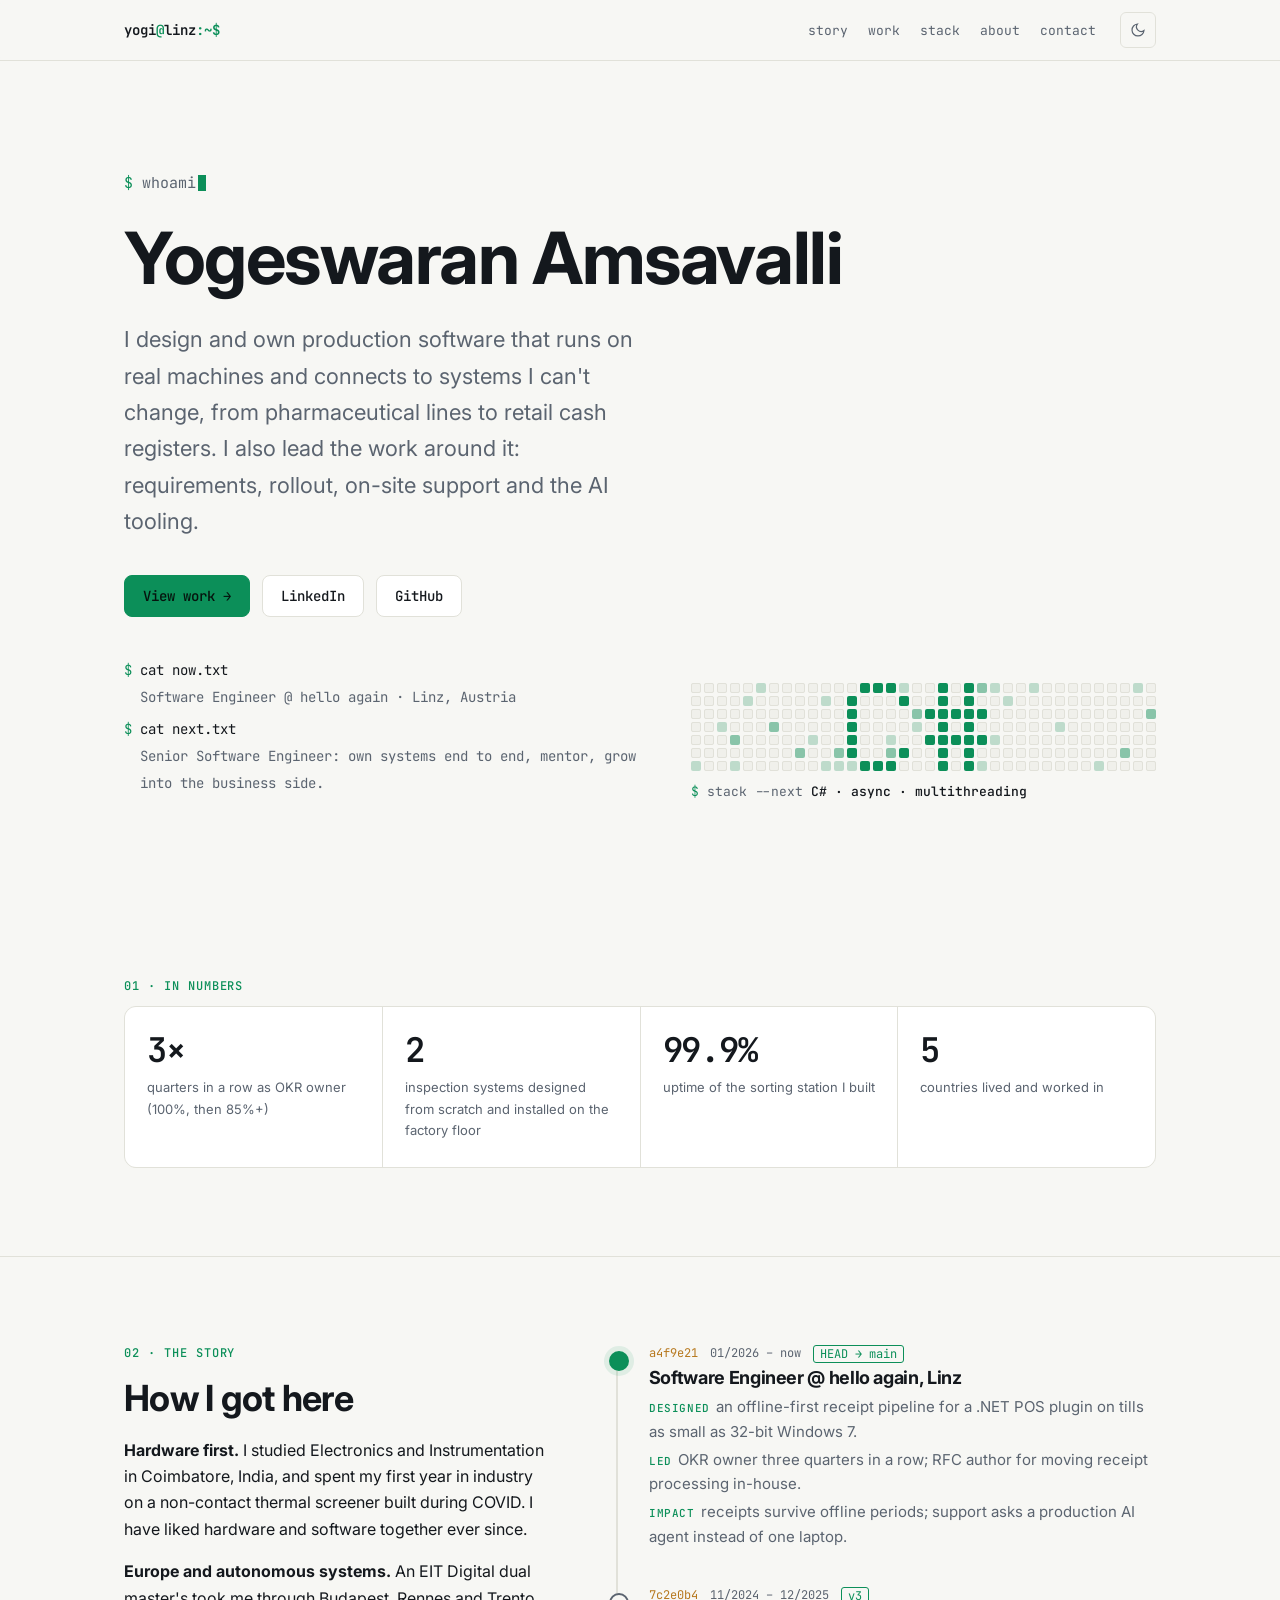
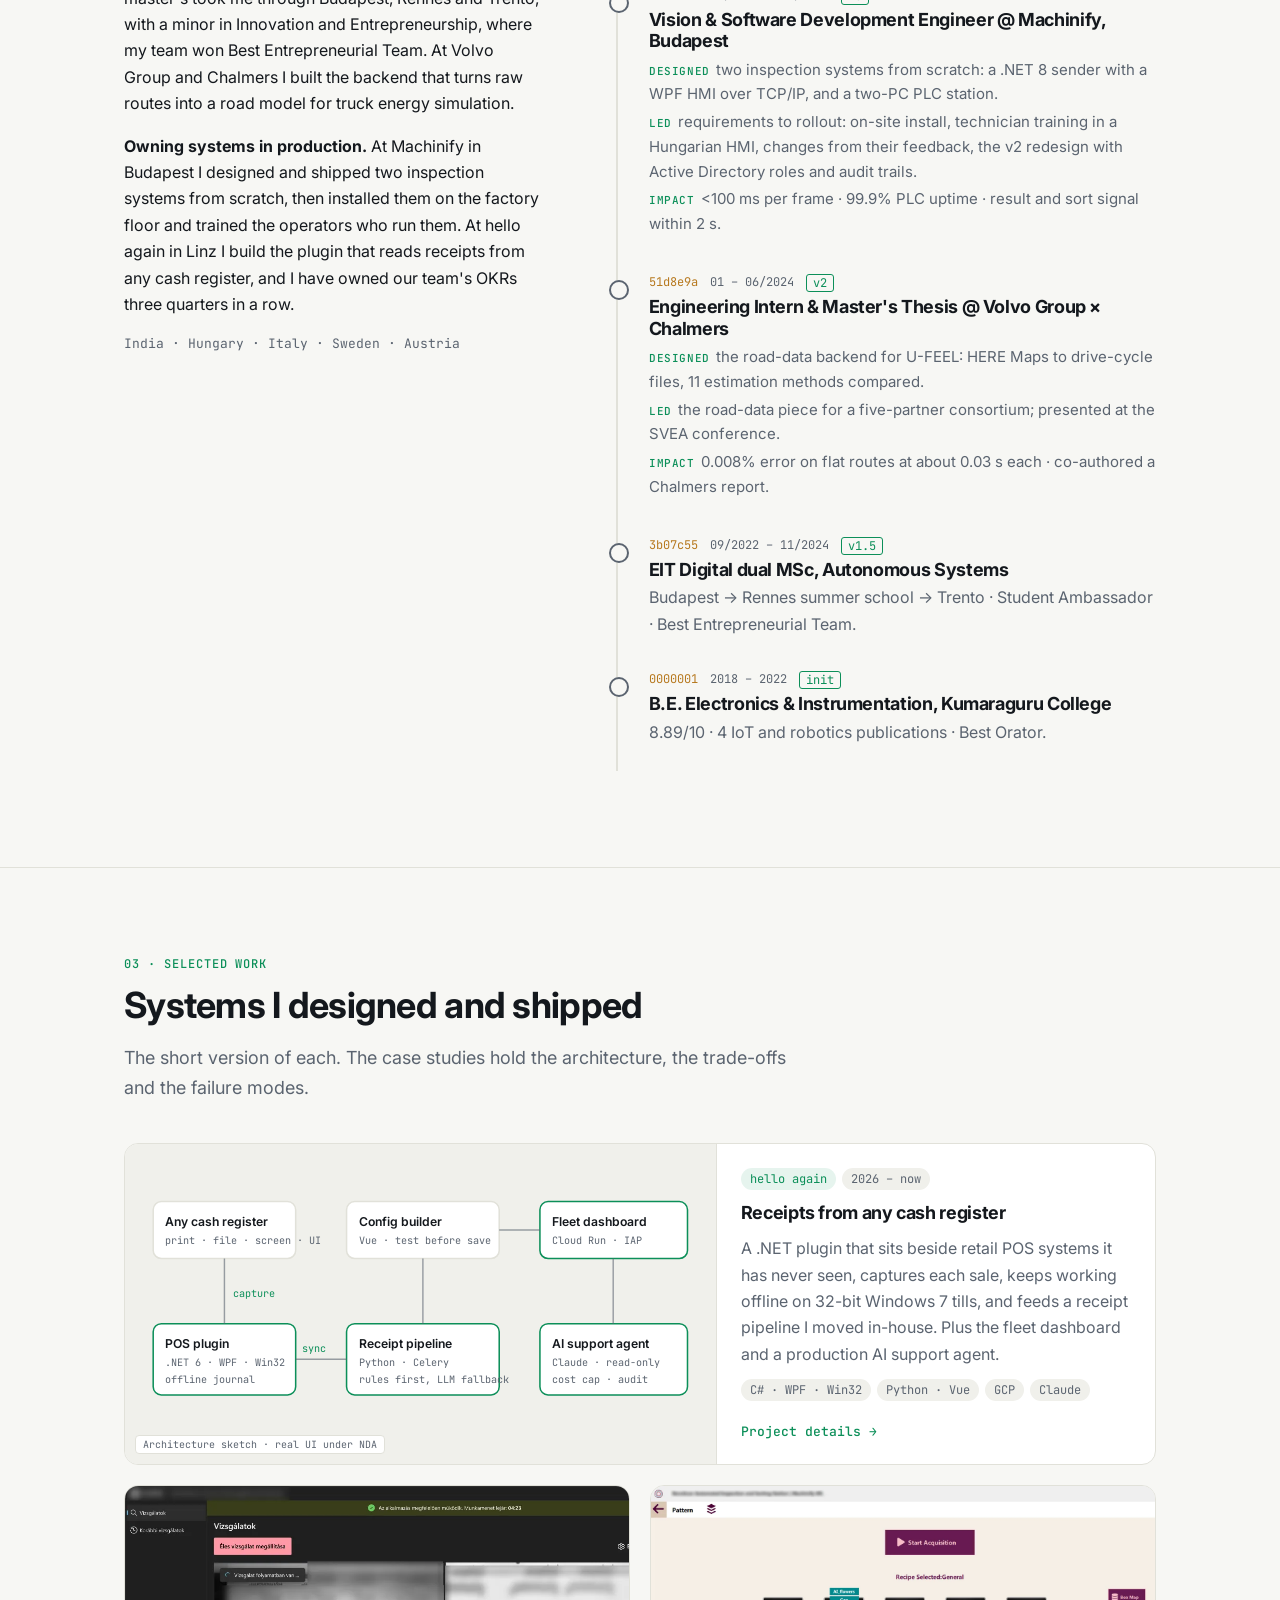
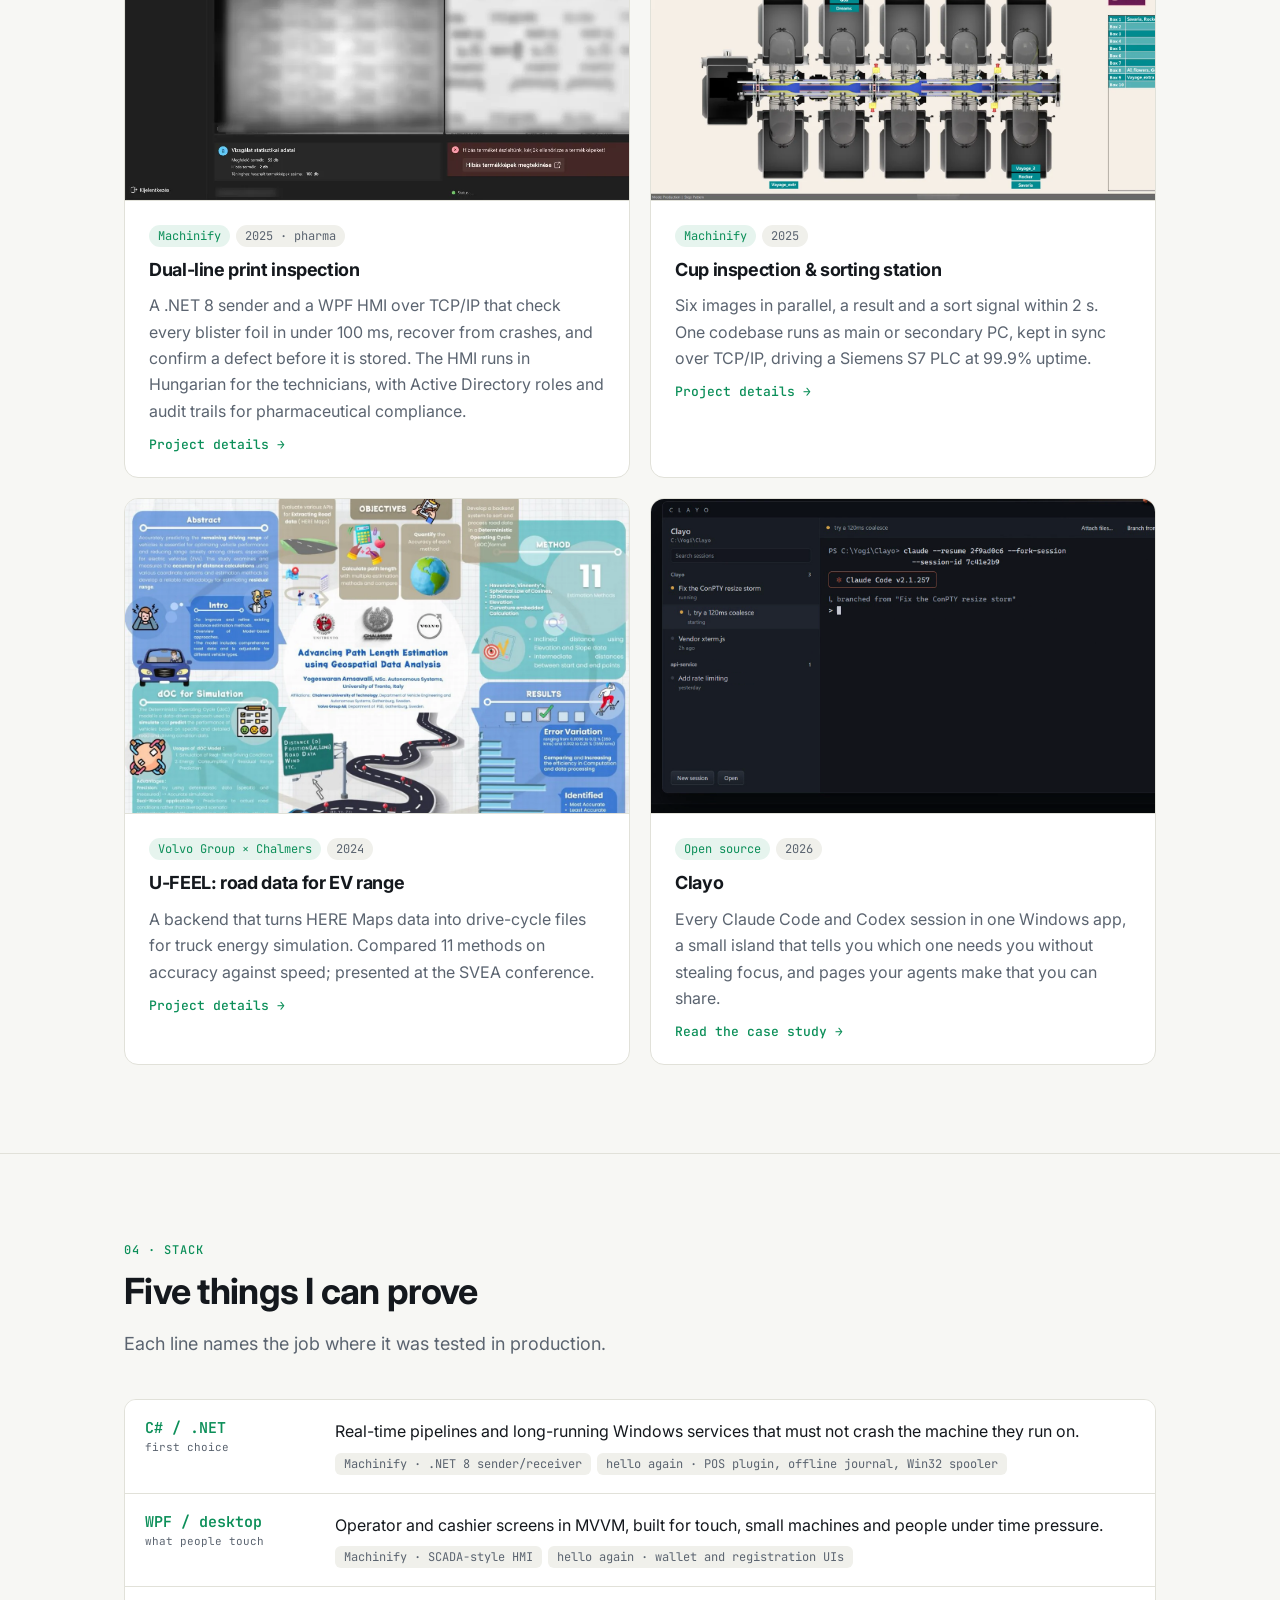
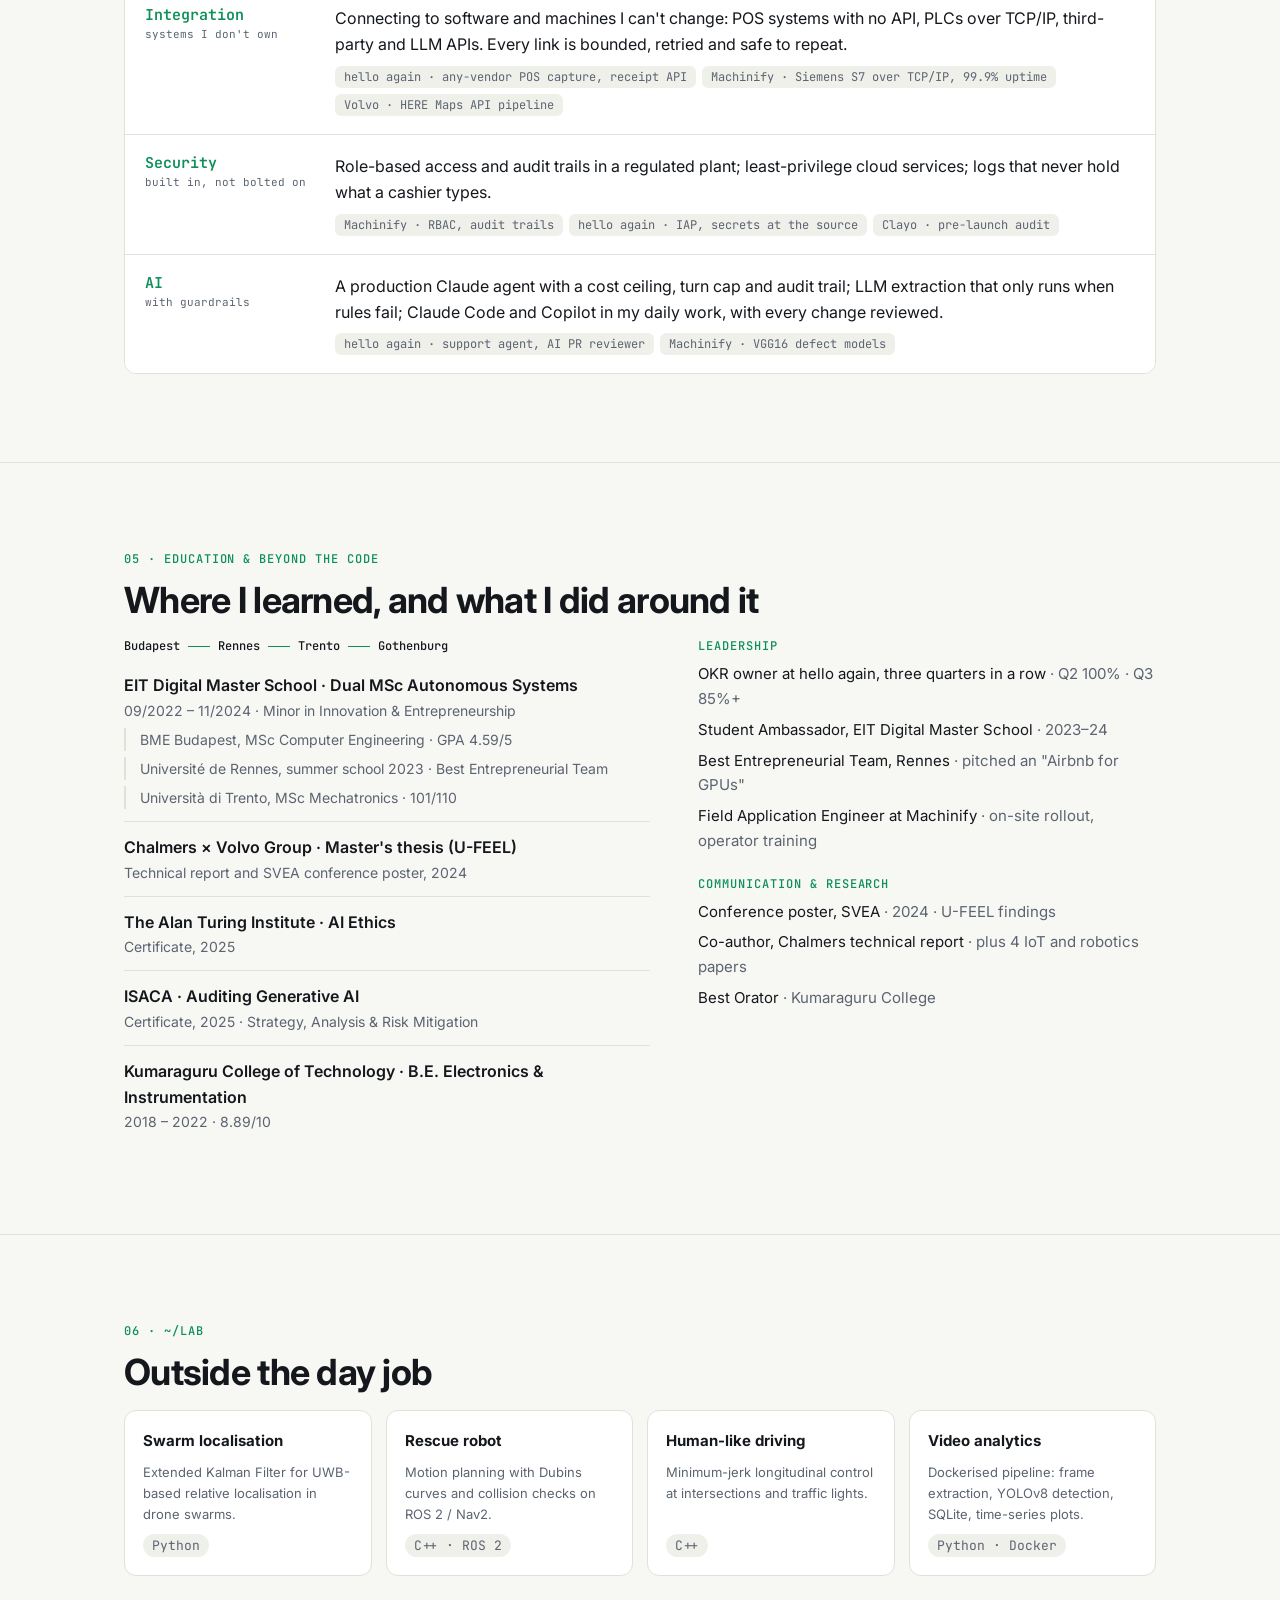
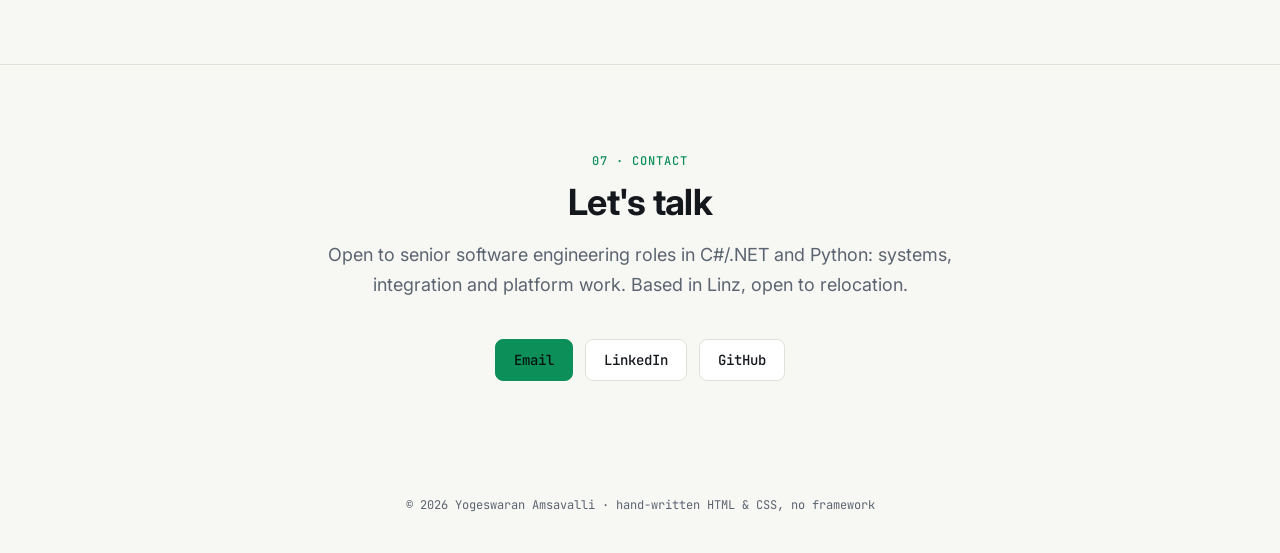
<file: index.html>
<!doctype html>
<html lang="en">
<head>
  <meta charset="utf-8">
  <meta name="viewport" content="width=device-width, initial-scale=1">
  <title>Yogeswaran Amsavalli · Software Engineer</title>
  <meta name="description" content="Software engineer (C#/.NET, Python) who designs and owns production software that runs on real machines and connects to systems it can't change: pharmaceutical inspection lines, retail cash registers, EV range research.">
  <link rel="icon" href="assets/favicon.svg" type="image/svg+xml">
  <link rel="icon" href="assets/favicon-32.png" sizes="32x32">
  <link rel="apple-touch-icon" href="assets/apple-touch-icon.png">
  <link rel="preconnect" href="https://fonts.googleapis.com">
  <link rel="preconnect" href="https://fonts.gstatic.com" crossorigin>
  <link href="https://fonts.googleapis.com/css2?family=Inter:wght@400;500;600;700&family=JetBrains+Mono:wght@400;500;600&display=swap" rel="stylesheet">
  <script>try{var t=localStorage.getItem("theme");if(t)document.documentElement.dataset.theme=t}catch(e){}</script>
  <link rel="stylesheet" href="assets/site.css">
</head>
<body>
<a class="skip" href="#main">Skip to content</a>

<nav class="nav">
  <div class="wrap">
    <a class="logo" href="#top">yogi<span>@</span>linz<span>:~$</span></a>
    <div class="nav-links">
      <a href="#story">story</a>
      <a href="#work">work</a>
      <a href="#stack">stack</a>
      <a href="#about">about</a>
      <a href="#contact">contact</a>
    </div>
    <button class="theme-btn" aria-label="Toggle light and dark theme"><svg class="i-sun" viewBox="0 0 24 24" aria-hidden="true"><circle cx="12" cy="12" r="4"/><path d="M12 2v2M12 20v2M4.9 4.9l1.4 1.4M17.7 17.7l1.4 1.4M2 12h2M20 12h2M4.9 19.1l1.4-1.4M17.7 6.3l1.4-1.4"/></svg><svg class="i-moon" viewBox="0 0 24 24" aria-hidden="true"><path d="M21 12.8A9 9 0 1 1 11.2 3a7 7 0 0 0 9.8 9.8z"/></svg></button>
  </div>
</nav>

<header class="hero" id="top">
  <div class="wrap">
    <p class="prompt"><span class="accent">$</span> <span data-type="whoami"></span><span class="caret"></span></p>
    <h1>Yogeswaran Amsavalli</h1>
    <div class="hero-row">
      <div>
        <p class="tagline">I design and own production software that runs on real machines and connects to systems I can't change, from pharmaceutical lines to retail cash registers. I also lead the work around it: requirements, rollout, on-site support and the AI tooling.</p>
        <div class="btns">
          <a class="btn primary" href="#work">View work →</a>
          <a class="btn" href="https://linkedin.com/in/yogeswaranamsavalli">LinkedIn</a>
          <a class="btn" href="https://github.com/YogiOnCode">GitHub</a>
        </div>
        <div class="term">
          <div class="cmd">cat now.txt</div>
          <div class="out">Software Engineer @ hello again · Linz, Austria</div>
          <div class="cmd">cat next.txt</div>
          <div class="out">Senior Software Engineer: own systems end to end, mentor, grow into the business side.</div>
        </div>
      </div>
      <div>
        <div class="led" id="led" aria-hidden="true"></div>
        <div class="led-cap" aria-hidden="true"><span class="cmd">stack --next</span> <b id="led-cap"></b></div>
      </div>
    </div>
  </div>
</header>

<main id="main">

<section id="numbers">
  <div class="wrap reveal">
    <p class="eyebrow">01 · In numbers</p>
    <div class="stats">
      <div class="stat"><div class="num">3×</div><div class="label">quarters in a row as OKR owner (100%, then 85%+)</div></div>
      <div class="stat"><div class="num">2</div><div class="label">inspection systems designed from scratch and installed on the factory floor</div></div>
      <div class="stat"><div class="num">99.9%</div><div class="label">uptime of the sorting station I built</div></div>
      <div class="stat"><div class="num">5</div><div class="label">countries lived and worked in</div></div>
    </div>
  </div>
</section>

<section id="story">
  <div class="wrap story">
    <div class="story-text reveal">
      <p class="eyebrow">02 · The story</p>
      <h2>How I got here</h2>
      <p><b>Hardware first.</b> I studied Electronics and Instrumentation in Coimbatore, India, and spent my first year in industry on a non-contact thermal screener built during COVID. I have liked hardware and software together ever since.</p>
      <p><b>Europe and autonomous systems.</b> An EIT Digital dual master's took me through Budapest, Rennes and Trento, with a minor in Innovation and Entrepreneurship, where my team won Best Entrepreneurial Team. At Volvo Group and Chalmers I built the backend that turns raw routes into a road model for truck energy simulation.</p>
      <p><b>Owning systems in production.</b> At Machinify in Budapest I designed and shipped two inspection systems from scratch, then installed them on the factory floor and trained the operators who run them. At hello again in Linz I build the plugin that reads receipts from any cash register, and I have owned our team's OKRs three quarters in a row.</p>
      <p class="muted mono" style="font-size:13px">India · Hungary · Italy · Sweden · Austria</p>
    </div>

    <ol class="gitlog reveal" aria-label="Career timeline, newest first">
      <li class="commit head">
        <div class="commit-meta"><span class="hash">a4f9e21</span><span>01/2026 – now</span><span class="tag">HEAD → main</span></div>
        <h3>Software Engineer @ hello again, Linz</h3>
        <ul class="dli">
          <li><b>Designed</b>an offline-first receipt pipeline for a .NET POS plugin on tills as small as 32-bit Windows 7.</li>
          <li><b>Led</b>OKR owner three quarters in a row; RFC author for moving receipt processing in-house.</li>
          <li><b>Impact</b>receipts survive offline periods; support asks a production AI agent instead of one laptop.</li>
        </ul>
      </li>
      <li class="commit">
        <div class="commit-meta"><span class="hash">7c2e0b4</span><span>11/2024 – 12/2025</span><span class="tag">v3</span></div>
        <h3>Vision &amp; Software Development Engineer @ Machinify, Budapest</h3>
        <ul class="dli">
          <li><b>Designed</b>two inspection systems from scratch: a .NET 8 sender with a WPF HMI over TCP/IP, and a two-PC PLC station.</li>
          <li><b>Led</b>requirements to rollout: on-site install, technician training in a Hungarian HMI, changes from their feedback, the v2 redesign with Active Directory roles and audit trails.</li>
          <li><b>Impact</b>&lt;100 ms per frame · 99.9% PLC uptime · result and sort signal within 2 s.</li>
        </ul>
      </li>
      <li class="commit">
        <div class="commit-meta"><span class="hash">51d8e9a</span><span>01 – 06/2024</span><span class="tag">v2</span></div>
        <h3>Engineering Intern &amp; Master's Thesis @ Volvo Group × Chalmers</h3>
        <ul class="dli">
          <li><b>Designed</b>the road-data backend for U-FEEL: HERE Maps to drive-cycle files, 11 estimation methods compared.</li>
          <li><b>Led</b>the road-data piece for a five-partner consortium; presented at the SVEA conference.</li>
          <li><b>Impact</b>0.008% error on flat routes at about 0.03 s each · co-authored a Chalmers report.</li>
        </ul>
      </li>
      <li class="commit">
        <div class="commit-meta"><span class="hash">3b07c55</span><span>09/2022 – 11/2024</span><span class="tag">v1.5</span></div>
        <h3>EIT Digital dual MSc, Autonomous Systems</h3>
        <p class="one muted">Budapest → Rennes summer school → Trento · Student Ambassador · Best Entrepreneurial Team.</p>
      </li>
      <li class="commit">
        <div class="commit-meta"><span class="hash">0000001</span><span>2018 – 2022</span><span class="tag">init</span></div>
        <h3>B.E. Electronics &amp; Instrumentation, Kumaraguru College</h3>
        <p class="one muted">8.89/10 · 4 IoT and robotics publications · Best Orator.</p>
      </li>
    </ol>
  </div>
</section>

<section id="work">
  <div class="wrap">
    <div class="reveal">
      <p class="eyebrow">03 · Selected work</p>
      <h2>Systems I designed and shipped</h2>
      <p class="lead">The short version of each. The case studies hold the architecture, the trade-offs and the failure modes.</p>
    </div>

    <div class="cards">
      <a class="card featured reveal" href="projects/hello-again.html">
        <div class="card-media">
          <div class="arch" aria-hidden="true">
            <svg viewBox="0 0 545 260">
              <rect x="10" y="30" width="140" height="56" rx="8"/><text x="22" y="54">Any cash register</text><text class="sub" x="22" y="72">print · file · screen · UI</text>
              <rect class="hot" x="10" y="150" width="140" height="70" rx="8"/><text x="22" y="174">POS plugin</text><text class="sub" x="22" y="192">.NET 6 · WPF · Win32</text><text class="sub" x="22" y="208">offline journal</text>
              <rect class="hot" x="200" y="150" width="150" height="70" rx="8"/><text x="212" y="174">Receipt pipeline</text><text class="sub" x="212" y="192">Python · Celery</text><text class="sub" x="212" y="208">rules first, LLM fallback</text>
              <rect x="200" y="30" width="150" height="56" rx="8"/><text x="212" y="54">Config builder</text><text class="sub" x="212" y="72">Vue · test before save</text>
              <rect class="hot" x="390" y="30" width="145" height="56" rx="8"/><text x="402" y="54">Fleet dashboard</text><text class="sub" x="402" y="72">Cloud Run · IAP</text>
              <rect class="hot" x="390" y="150" width="145" height="70" rx="8"/><text x="402" y="174">AI support agent</text><text class="sub" x="402" y="192">Claude · read-only</text><text class="sub" x="402" y="208">cost cap · audit</text>
              <path d="M80 86 V150"/><path d="M150 185 H200"/><path d="M275 86 V150"/><path d="M350 58 H390"/><path d="M462 86 V150"/>
              <text class="lbl" x="88" y="124">capture</text><text class="lbl" x="156" y="178">sync</text>
            </svg>
          </div>
          <span class="mock-label">Architecture sketch · real UI under NDA</span>
        </div>
        <div class="card-body">
          <div class="chips"><span class="chip">hello again</span><span class="chip plain">2026 – now</span></div>
          <h3>Receipts from any cash register</h3>
          <p>A .NET plugin that sits beside retail POS systems it has never seen, captures each sale, keeps working offline on 32-bit Windows 7 tills, and feeds a receipt pipeline I moved in-house. Plus the fleet dashboard and a production AI support agent.</p>
          <div class="chips"><span class="chip plain">C# · WPF · Win32</span><span class="chip plain">Python · Vue</span><span class="chip plain">GCP</span><span class="chip plain">Claude</span></div>
          <span class="more">Project details →</span>
        </div>
      </a>

      <a class="card reveal" href="projects/foil-inspection.html">
        <div class="card-media"><img src="assets/industrial/foil-v2-inspection.webp" alt="v2 inspection HMI in Hungarian flagging a defect on a blister foil, camera feed blurred" loading="lazy"></div>
        <div class="card-body">
          <div class="chips"><span class="chip">Machinify</span><span class="chip plain">2025 · pharma</span></div>
          <h3>Dual-line print inspection</h3>
          <p>A .NET 8 sender and a WPF HMI over TCP/IP that check every blister foil in under 100 ms, recover from crashes, and confirm a defect before it is stored. The HMI runs in Hungarian for the technicians, with Active Directory roles and audit trails for pharmaceutical compliance.</p>
          <span class="more">Project details →</span>
        </div>
      </a>

      <a class="card reveal" href="projects/cup-sorting.html">
        <div class="card-media"><img src="assets/industrial/cup-pattern-map.webp" alt="Sorting station screen mapping inspection results to output boxes, details blurred" loading="lazy"></div>
        <div class="card-body">
          <div class="chips"><span class="chip">Machinify</span><span class="chip plain">2025</span></div>
          <h3>Cup inspection &amp; sorting station</h3>
          <p>Six images in parallel, a result and a sort signal within 2 s. One codebase runs as main or secondary PC, kept in sync over TCP/IP, driving a Siemens S7 PLC at 99.9% uptime.</p>
          <span class="more">Project details →</span>
        </div>
      </a>

      <a class="card reveal" href="projects/u-feel.html">
        <div class="card-media"><img src="assets/volvo/ufeel-poster.webp" alt="U-FEEL conference poster: path-length estimation from geospatial data" loading="lazy"></div>
        <div class="card-body">
          <div class="chips"><span class="chip">Volvo Group × Chalmers</span><span class="chip plain">2024</span></div>
          <h3>U-FEEL: road data for EV range</h3>
          <p>A backend that turns HERE Maps data into drive-cycle files for truck energy simulation. Compared 11 methods on accuracy against speed; presented at the SVEA conference.</p>
          <span class="more">Project details →</span>
        </div>
      </a>

      <a class="card reveal" href="projects/clayo.html">
        <div class="card-media"><img src="assets/clayo/hero.png" alt="Clayo window with sessions in a sidebar and a live Claude Code terminal" loading="lazy"></div>
        <div class="card-body">
          <div class="chips"><span class="chip">Open source</span><span class="chip plain">2026</span></div>
          <h3>Clayo</h3>
          <p>Every Claude Code and Codex session in one Windows app, a small island that tells you which one needs you without stealing focus, and pages your agents make that you can share.</p>
          <span class="more">Read the case study →</span>
        </div>
      </a>
    </div>
  </div>
</section>

<section id="stack">
  <div class="wrap">
    <div class="reveal">
      <p class="eyebrow">04 · Stack</p>
      <h2>Five things I can prove</h2>
      <p class="lead">Each line names the job where it was tested in production.</p>
    </div>
    <div class="pillars reveal">
      <div class="pillar">
        <div class="pillar-name">C# / .NET<small>first choice</small></div>
        <div><p>Real-time pipelines and long-running Windows services that must not crash the machine they run on.</p>
          <div class="proof"><span class="chip plain">Machinify · .NET 8 sender/receiver</span><span class="chip plain">hello again · POS plugin, offline journal, Win32 spooler</span></div></div>
      </div>
      <div class="pillar">
        <div class="pillar-name">WPF / desktop<small>what people touch</small></div>
        <div><p>Operator and cashier screens in MVVM, built for touch, small machines and people under time pressure.</p>
          <div class="proof"><span class="chip plain">Machinify · SCADA-style HMI</span><span class="chip plain">hello again · wallet and registration UIs</span></div></div>
      </div>
      <div class="pillar">
        <div class="pillar-name">Integration<small>systems I don't own</small></div>
        <div><p>Connecting to software and machines I can't change: POS systems with no API, PLCs over TCP/IP, third-party and LLM APIs. Every link is bounded, retried and safe to repeat.</p>
          <div class="proof"><span class="chip plain">hello again · any-vendor POS capture, receipt API</span><span class="chip plain">Machinify · Siemens S7 over TCP/IP, 99.9% uptime</span><span class="chip plain">Volvo · HERE Maps API pipeline</span></div></div>
      </div>
      <div class="pillar">
        <div class="pillar-name">Security<small>built in, not bolted on</small></div>
        <div><p>Role-based access and audit trails in a regulated plant; least-privilege cloud services; logs that never hold what a cashier types.</p>
          <div class="proof"><span class="chip plain">Machinify · RBAC, audit trails</span><span class="chip plain">hello again · IAP, secrets at the source</span><span class="chip plain">Clayo · pre-launch audit</span></div></div>
      </div>
      <div class="pillar">
        <div class="pillar-name">AI<small>with guardrails</small></div>
        <div><p>A production Claude agent with a cost ceiling, turn cap and audit trail; LLM extraction that only runs when rules fail; Claude Code and Copilot in my daily work, with every change reviewed.</p>
          <div class="proof"><span class="chip plain">hello again · support agent, AI PR reviewer</span><span class="chip plain">Machinify · VGG16 defect models</span></div></div>
      </div>
    </div>
  </div>
</section>

<section id="about">
  <div class="wrap">
    <div class="reveal">
      <p class="eyebrow">05 · Education &amp; beyond the code</p>
      <h2>Where I learned, and what I did around it</h2>
    </div>
    <div class="about reveal">
      <div>
        <p class="route"><b>Budapest</b><i></i><b>Rennes</b><i></i><b>Trento</b><i></i><b>Gothenburg</b></p>
        <ul class="edu">
          <li><div class="t">EIT Digital Master School · Dual MSc Autonomous Systems</div>
            <div class="s">09/2022 – 11/2024 · Minor in Innovation &amp; Entrepreneurship</div>
            <div class="s sub">BME Budapest, MSc Computer Engineering · GPA 4.59/5</div>
            <div class="s sub">Université de Rennes, summer school 2023 · Best Entrepreneurial Team</div>
            <div class="s sub">Università di Trento, MSc Mechatronics · 101/110</div></li>
          <li><div class="t">Chalmers × Volvo Group · Master's thesis (U-FEEL)</div>
            <div class="s">Technical report and SVEA conference poster, 2024</div></li>
          <li><div class="t">The Alan Turing Institute · AI Ethics</div><div class="s">Certificate, 2025</div></li>
          <li><div class="t">ISACA · Auditing Generative AI</div><div class="s">Certificate, 2025 · Strategy, Analysis &amp; Risk Mitigation</div></li>
          <li><div class="t">Kumaraguru College of Technology · B.E. Electronics &amp; Instrumentation</div>
            <div class="s">2018 – 2022 · 8.89/10</div></li>
        </ul>
      </div>
      <div class="recog">
        <h3>Leadership</h3>
        <ul>
          <li>OKR owner at hello again, three quarters in a row <span>· Q2 100% · Q3 85%+</span></li>
          <li>Student Ambassador, EIT Digital Master School <span>· 2023–24</span></li>
          <li>Best Entrepreneurial Team, Rennes <span>· pitched an "Airbnb for GPUs"</span></li>
          <li>Field Application Engineer at Machinify <span>· on-site rollout, operator training</span></li>
        </ul>
        <h3>Communication &amp; research</h3>
        <ul>
          <li>Conference poster, SVEA <span>· 2024 · U-FEEL findings</span></li>
          <li>Co-author, Chalmers technical report <span>· plus 4 IoT and robotics papers</span></li>
          <li>Best Orator <span>· Kumaraguru College</span></li>
        </ul>
      </div>
    </div>
  </div>
</section>

<section id="lab">
  <div class="wrap">
    <div class="reveal">
      <p class="eyebrow">06 · ~/lab</p>
      <h2>Outside the day job</h2>
    </div>
    <div class="lab reveal">
      <a href="https://github.com/YogiOnCode/EKF-Based-Distributed-Relative-Localization-for-Swarm-Robotics"><b>Swarm localisation</b><span>Extended Kalman Filter for UWB-based relative localisation in drone swarms.</span><span class="chip plain">Python</span></a>
      <a href="https://github.com/YogiOnCode/Target-Victim-Rescue-Robot"><b>Rescue robot</b><span>Motion planning with Dubins curves and collision checks on ROS 2 / Nav2.</span><span class="chip plain">C++ · ROS 2</span></a>
      <a href="https://github.com/YogiOnCode/Longitudinal-Control-for-Autonomous-driving"><b>Human-like driving</b><span>Minimum-jerk longitudinal control at intersections and traffic lights.</span><span class="chip plain">C++</span></a>
      <a href="https://github.com/YogiOnCode/End-to-End-Video-Processing-and-Analysis-Pipeline-with-Docker-Containerization"><b>Video analytics</b><span>Dockerised pipeline: frame extraction, YOLOv8 detection, SQLite, time-series plots.</span><span class="chip plain">Python · Docker</span></a>
    </div>
  </div>
</section>

<section class="contact" id="contact">
  <div class="wrap reveal">
    <p class="eyebrow">07 · Contact</p>
    <h2>Let's talk</h2>
    <p class="lead">Open to senior software engineering roles in C#/.NET and Python: systems, integration and platform work. Based in Linz, open to relocation.</p>
    <div class="btns">
      <a class="btn primary" href="mailto:amsavalliyogeswaran@gmail.com">Email</a>
      <a class="btn" href="https://linkedin.com/in/yogeswaranamsavalli">LinkedIn</a>
      <a class="btn" href="https://github.com/YogiOnCode">GitHub</a>
    </div>
  </div>
</section>

</main>

<footer>
  <div class="wrap">© 2026 Yogeswaran Amsavalli · hand-written HTML &amp; CSS, no framework</div>
</footer>

<script src="assets/site.js"></script>
</body>
</html>
</file>
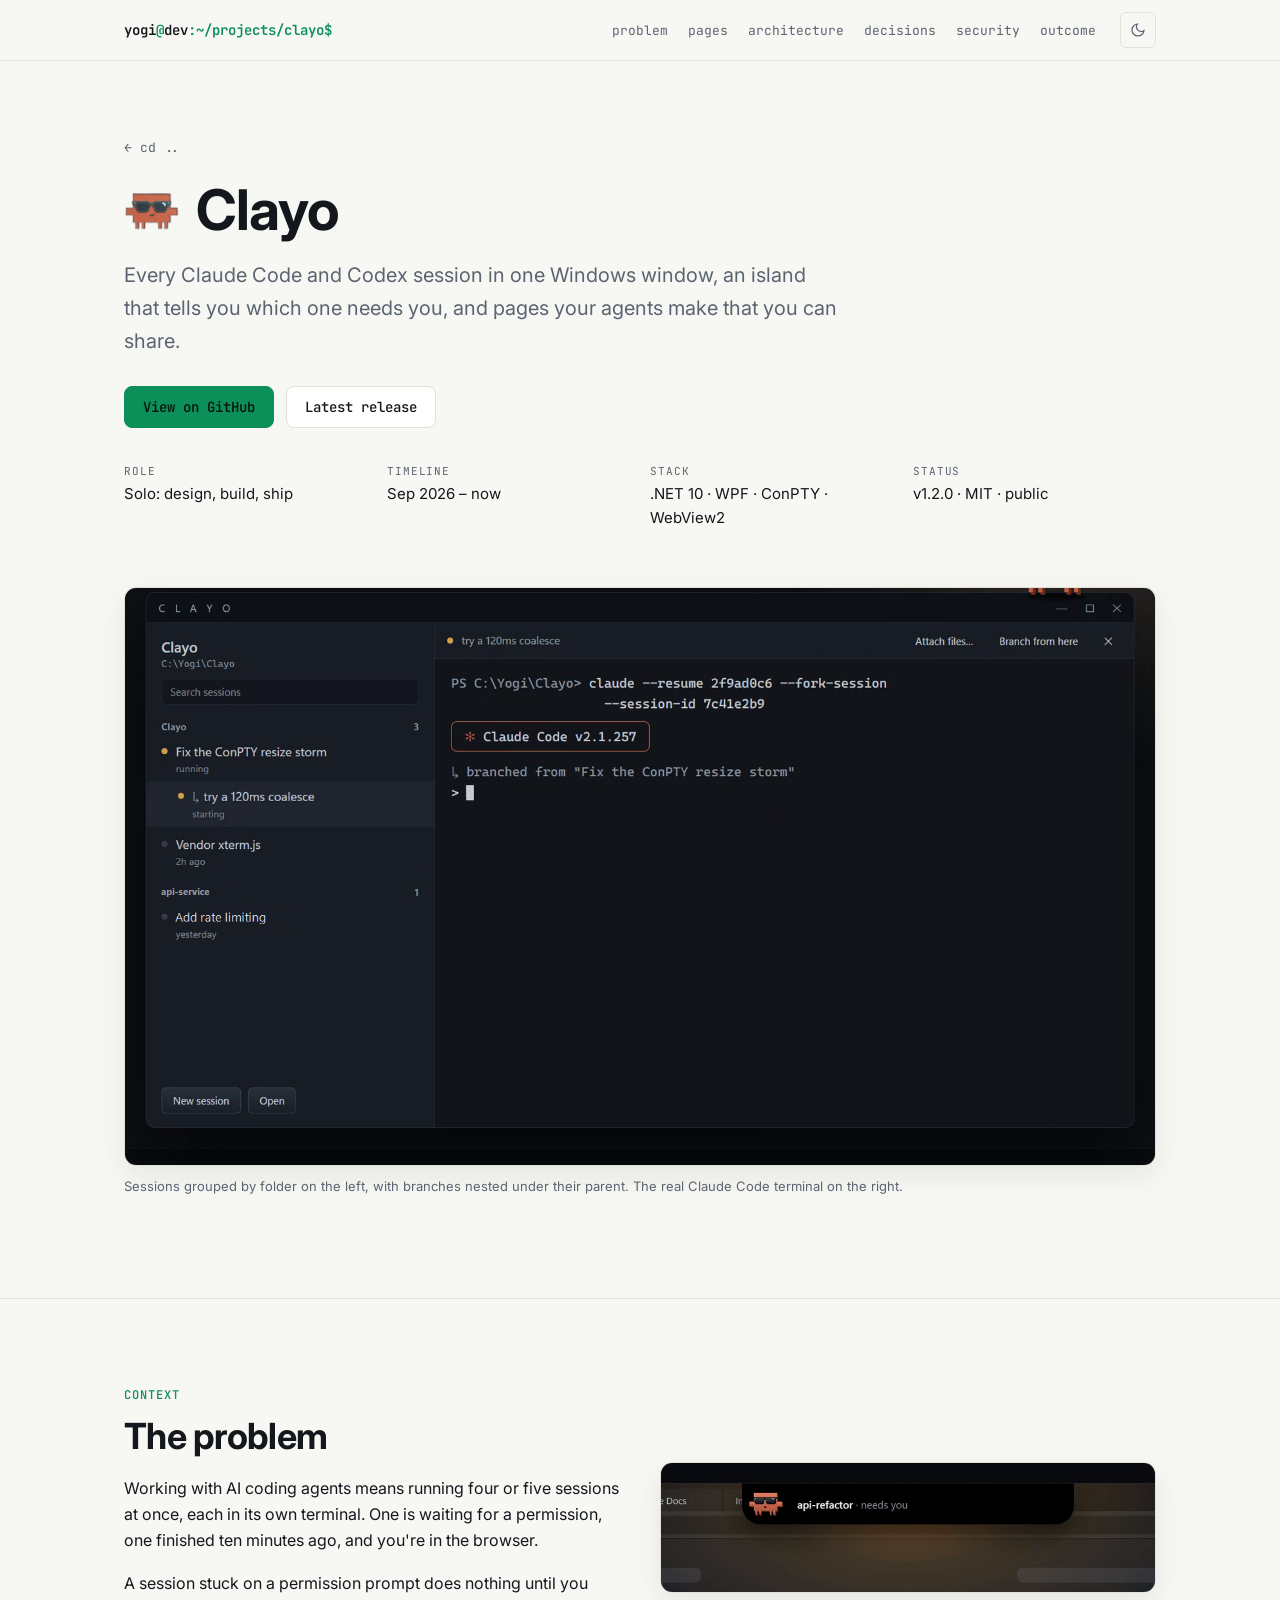
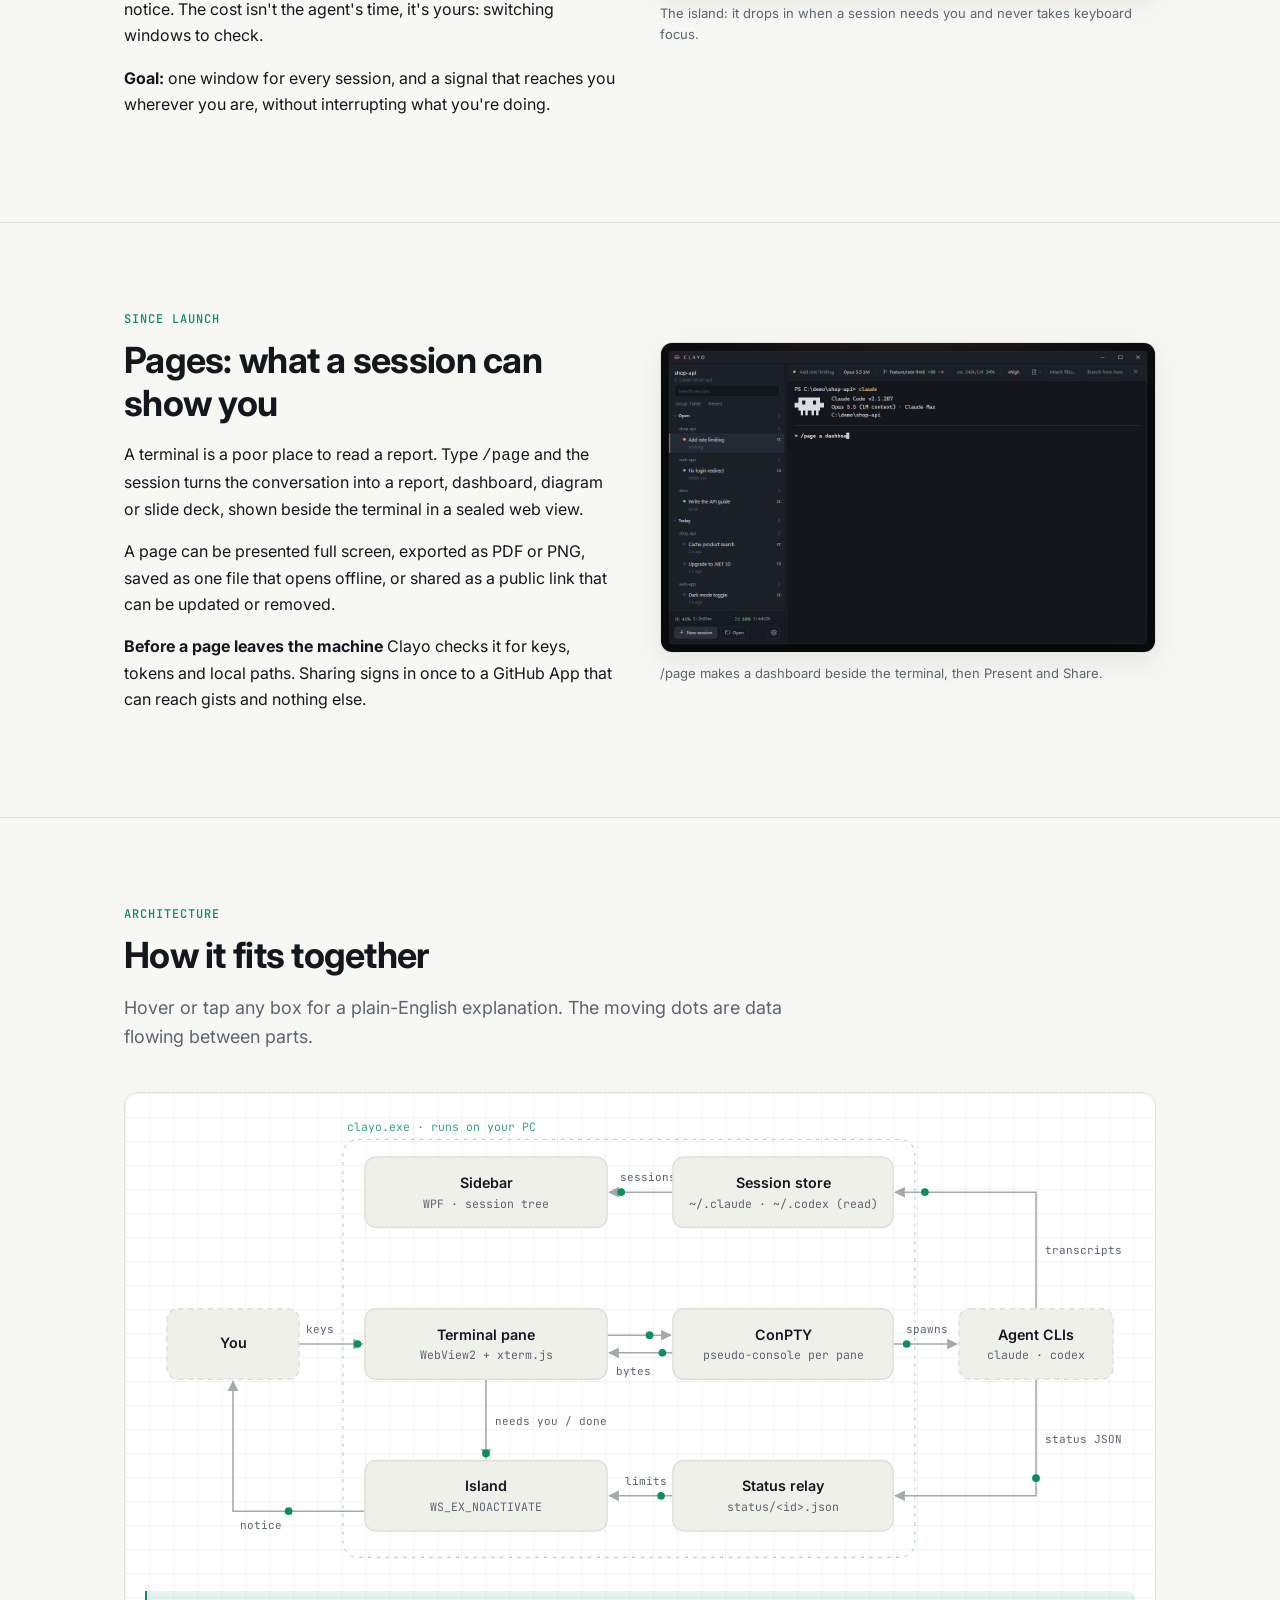
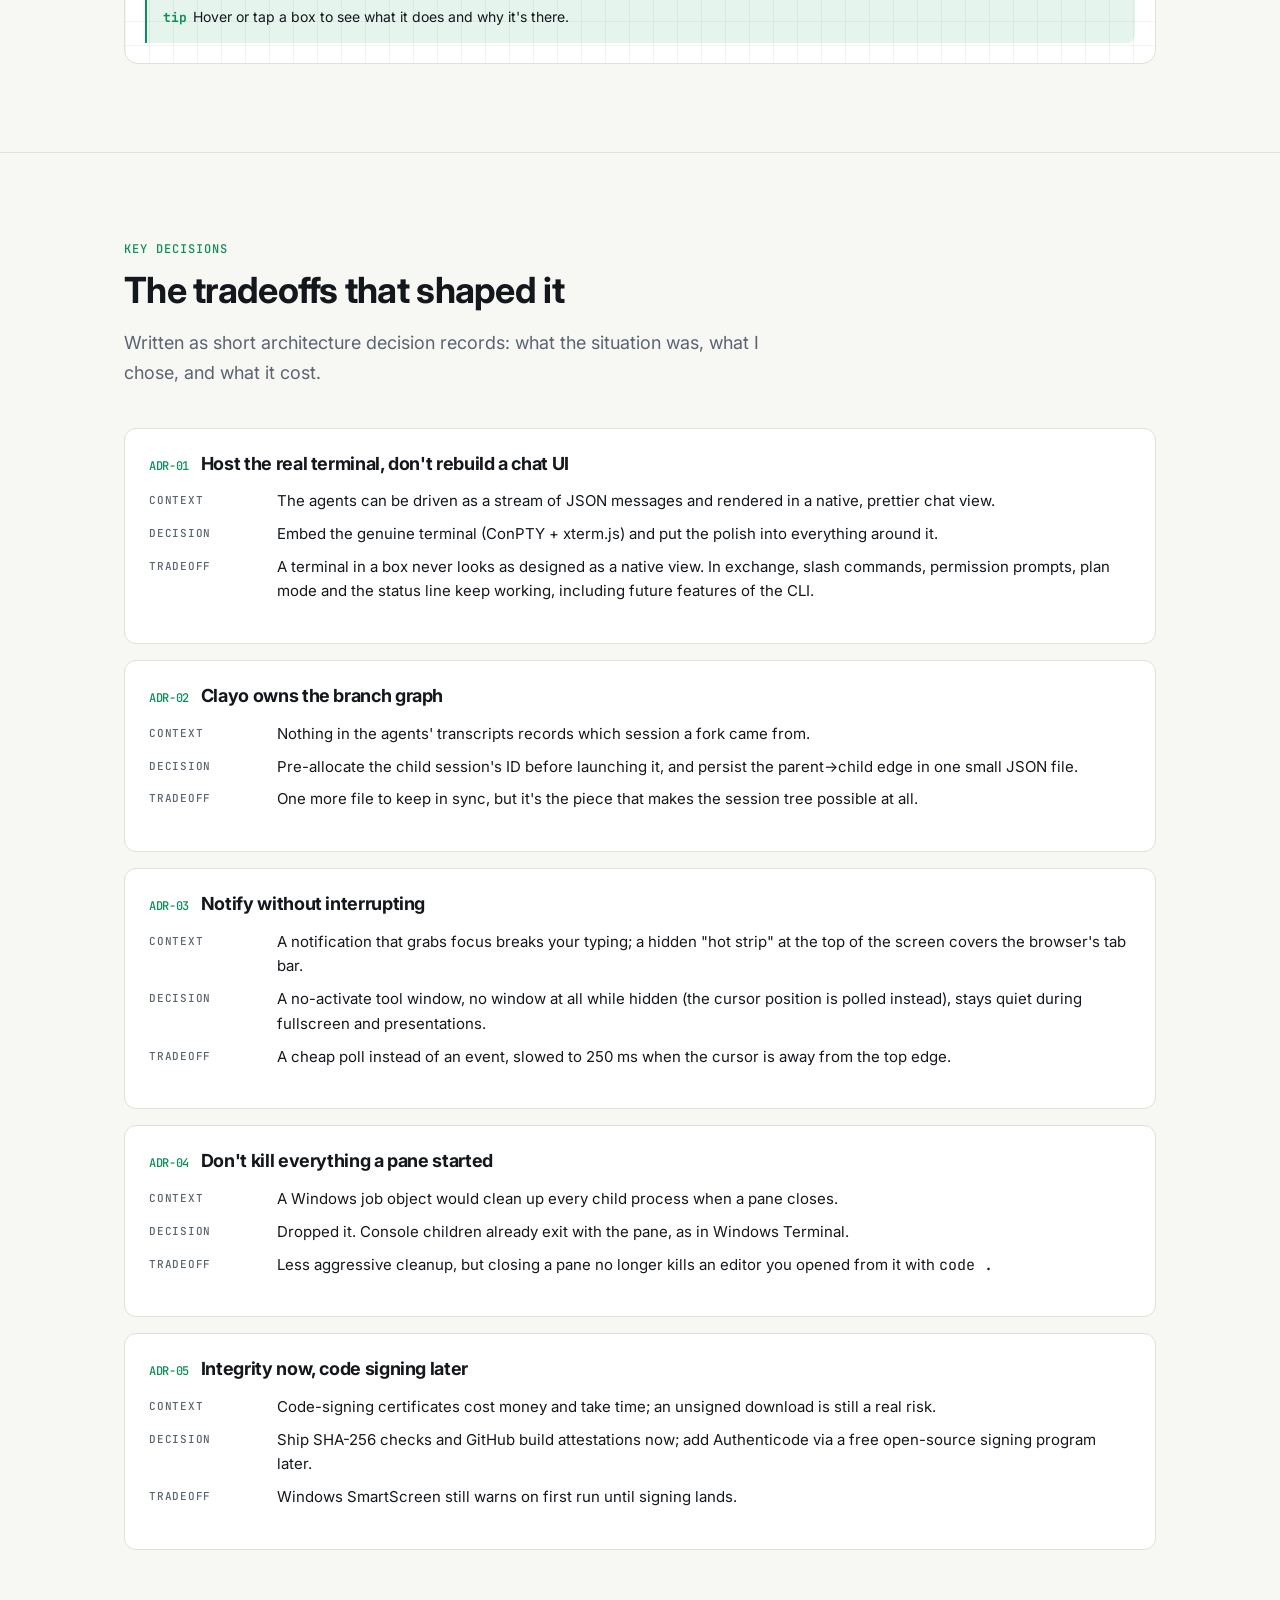
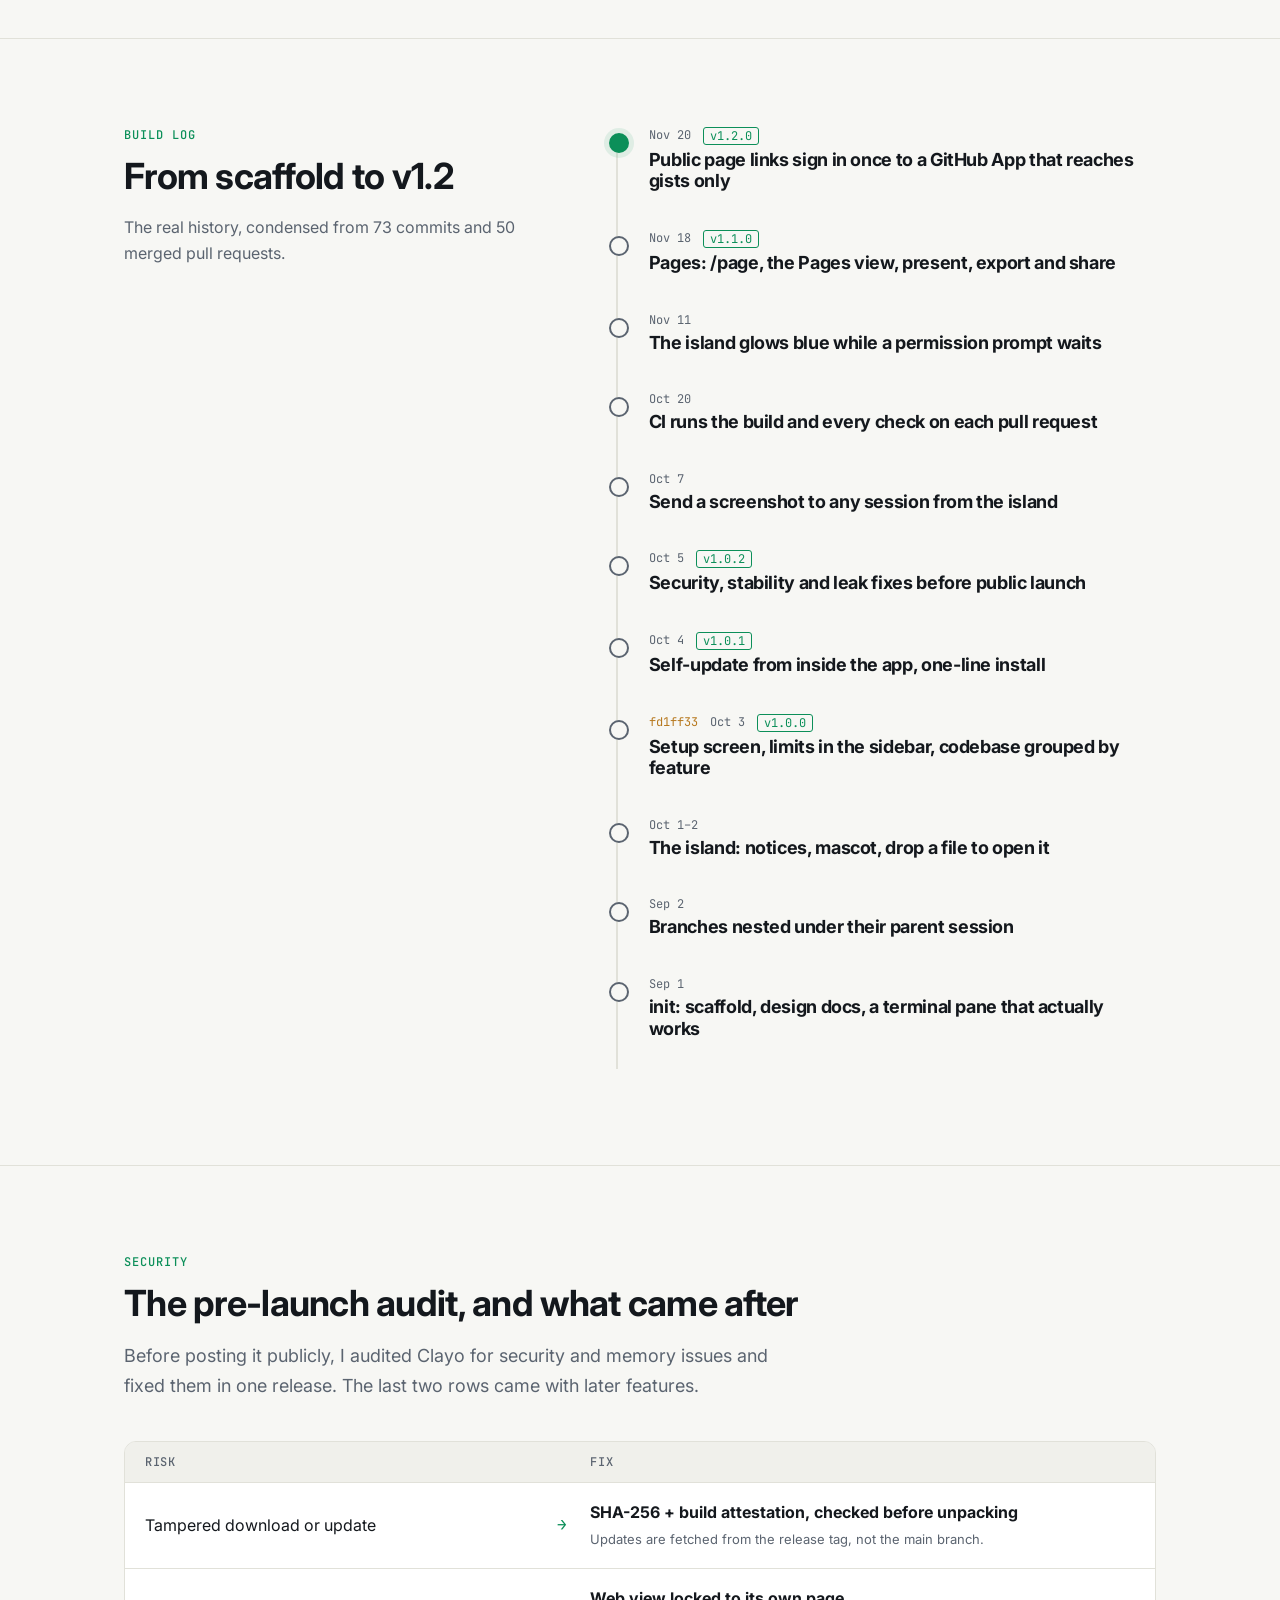
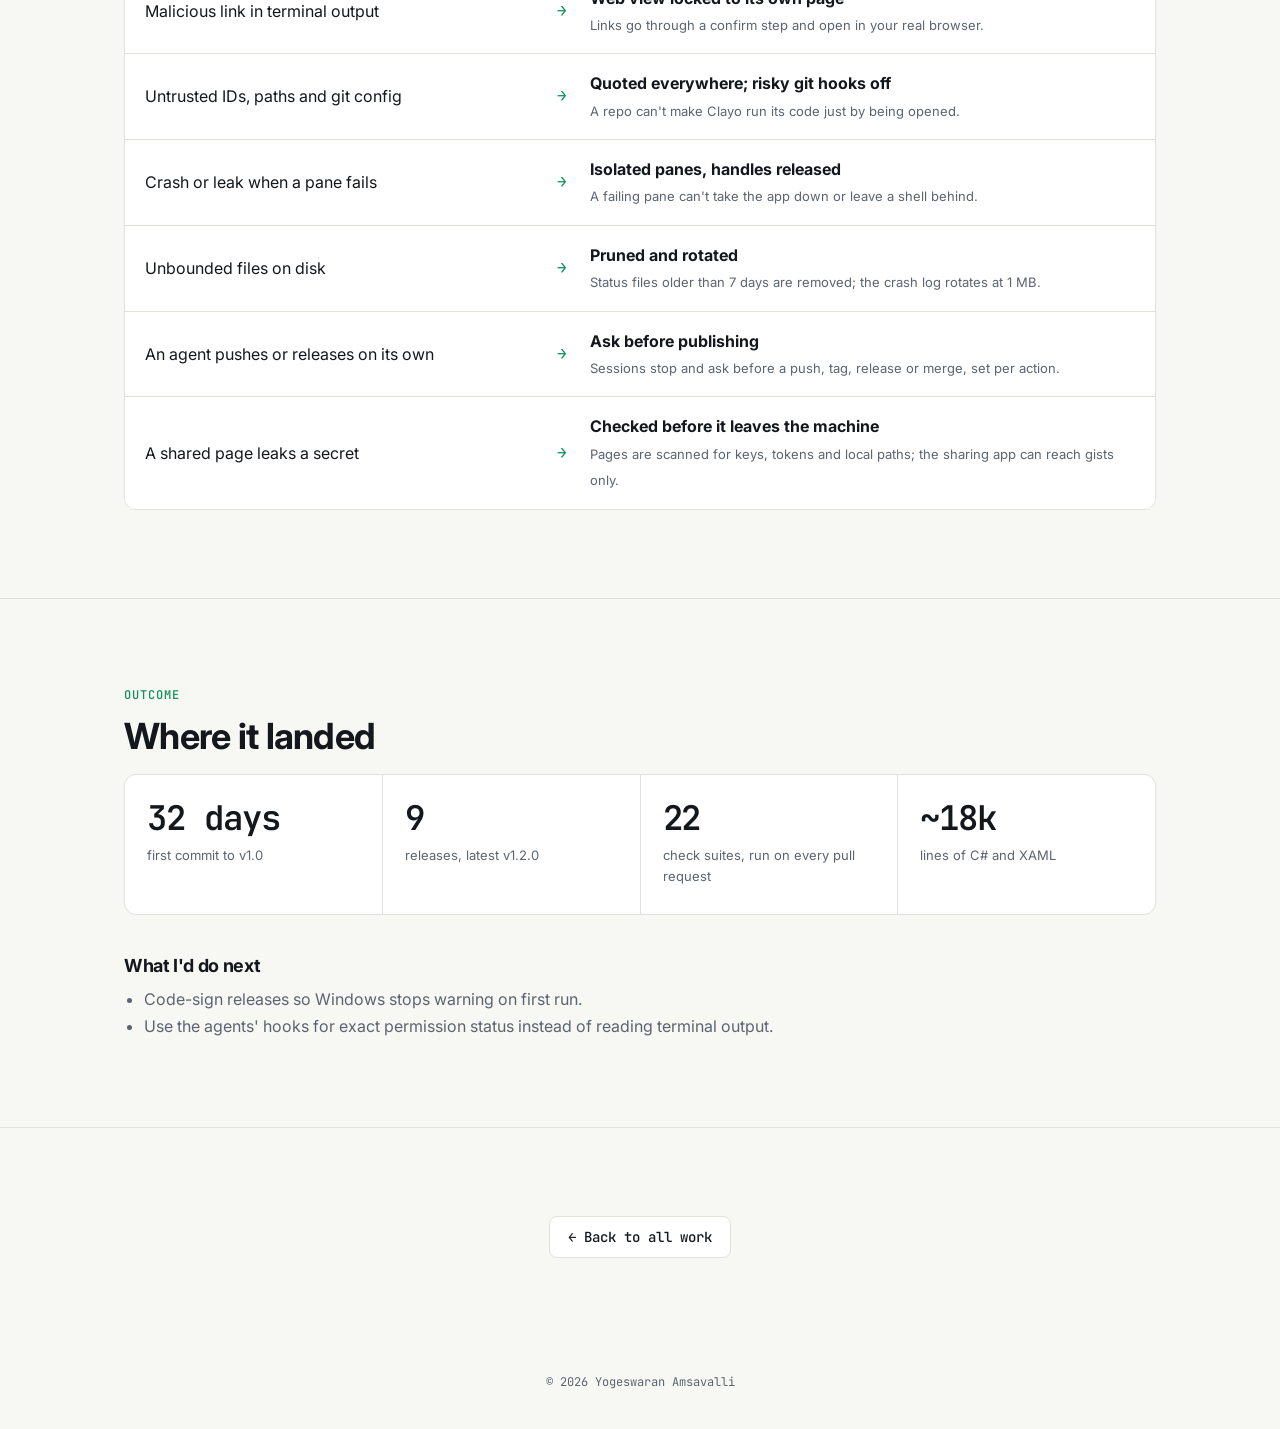
<file: projects/clayo.html>
<!doctype html>
<html lang="en">
<head>
  <meta charset="utf-8">
  <meta name="viewport" content="width=device-width, initial-scale=1">
  <title>Clayo case study</title>
  <meta name="description" content="How Clayo was designed: a Windows app that runs every Claude Code and Codex session in one window.">
  <link rel="icon" href="../assets/favicon.svg" type="image/svg+xml">
  <link rel="icon" href="../assets/favicon-32.png" sizes="32x32">
  <link rel="apple-touch-icon" href="../assets/apple-touch-icon.png">
  <link rel="preconnect" href="https://fonts.googleapis.com">
  <link rel="preconnect" href="https://fonts.gstatic.com" crossorigin>
  <link href="https://fonts.googleapis.com/css2?family=Inter:wght@400;500;600;700&family=JetBrains+Mono:wght@400;500;600&display=swap" rel="stylesheet">
  <script>try{var t=localStorage.getItem("theme");if(t)document.documentElement.dataset.theme=t}catch(e){}</script>
  <link rel="stylesheet" href="../assets/site.css">
</head>
<body>
<a class="skip" href="#top">Skip to content</a>

<nav class="nav">
  <div class="wrap">
    <a class="logo" href="../index.html">yogi<span>@</span>dev<span>:~/projects/clayo$</span></a>
    <div class="nav-links">
      <a href="#problem">problem</a>
      <a href="#pages">pages</a>
      <a href="#architecture">architecture</a>
      <a href="#decisions">decisions</a>
      <a href="#security">security</a>
      <a href="#outcome">outcome</a>
    </div>
    <button class="theme-btn" aria-label="Toggle light and dark theme"><svg class="i-sun" viewBox="0 0 24 24" aria-hidden="true"><circle cx="12" cy="12" r="4"/><path d="M12 2v2M12 20v2M4.9 4.9l1.4 1.4M17.7 17.7l1.4 1.4M2 12h2M20 12h2M4.9 19.1l1.4-1.4M17.7 6.3l1.4-1.4"/></svg><svg class="i-moon" viewBox="0 0 24 24" aria-hidden="true"><path d="M21 12.8A9 9 0 1 1 11.2 3a7 7 0 0 0 9.8 9.8z"/></svg></button>
  </div>
</nav>

<header class="cs-hero" id="top">
  <div class="wrap">
    <a class="crumb" href="../index.html#work">← cd ..</a>
    <h1><img src="../assets/clayo/icon.png" alt="">Clayo</h1>
    <p class="tagline" style="font-size:20px;color:var(--muted);max-width:720px;margin:0 0 28px">
      Every Claude Code and Codex session in one Windows window, an island that tells you which one needs you, and pages your agents make that you can share.
    </p>
    <div class="btns">
      <a class="btn primary" href="https://github.com/YogiOnCode/Clayo">View on GitHub</a>
      <a class="btn" href="https://github.com/YogiOnCode/Clayo/releases/latest">Latest release</a>
    </div>
    <div class="facts">
      <div class="fact"><div class="k">Role</div><div class="v">Solo: design, build, ship</div></div>
      <div class="fact"><div class="k">Timeline</div><div class="v">Sep 2026 – now</div></div>
      <div class="fact"><div class="k">Stack</div><div class="v">.NET 10 · WPF · ConPTY · WebView2</div></div>
      <div class="fact"><div class="k">Status</div><div class="v">v1.2.0 · MIT · public</div></div>
    </div>
  </div>
</header>

<section style="padding-top:0">
  <div class="wrap reveal">
    <div class="shot"><img src="../assets/clayo/hero.png" alt="Clayo: sessions grouped by folder on the left, a real Claude Code terminal on the right"></div>
    <p class="caption">Sessions grouped by folder on the left, with branches nested under their parent. The real Claude Code terminal on the right.</p>
  </div>
</section>

<section id="problem">
  <div class="wrap two">
    <div class="reveal">
      <p class="eyebrow">Context</p>
      <h2>The problem</h2>
      <p>Working with AI coding agents means running four or five sessions at once, each in its own terminal. One is waiting for a permission, one finished ten minutes ago, and you're in the browser.</p>
      <p>A session stuck on a permission prompt does nothing until you notice. The cost isn't the agent's time, it's yours: switching windows to check.</p>
      <p><b>Goal:</b> one window for every session, and a signal that reaches you wherever you are, without interrupting what you're doing.</p>
    </div>
    <div class="reveal">
      <div class="shot"><img src="../assets/clayo/island.gif" alt="The island drops from the top of the screen when a session needs you, then turns green when one finishes" loading="lazy"></div>
      <p class="caption">The island: it drops in when a session needs you and never takes keyboard focus.</p>
    </div>
  </div>
</section>

<section id="pages">
  <div class="wrap two">
    <div class="reveal">
      <p class="eyebrow">Since launch</p>
      <h2>Pages: what a session can show you</h2>
      <p>A terminal is a poor place to read a report. Type <code>/page</code> and the session turns the conversation into a report, dashboard, diagram or slide deck, shown beside the terminal in a sealed web view.</p>
      <p>A page can be presented full screen, exported as PDF or PNG, saved as one file that opens offline, or shared as a public link that can be updated or removed.</p>
      <p><b>Before a page leaves the machine</b> Clayo checks it for keys, tokens and local paths. Sharing signs in once to a GitHub App that can reach gists and nothing else.</p>
    </div>
    <div class="reveal">
      <div class="shot"><img src="../assets/clayo/pages.gif" alt="Typing /page makes a dashboard beside the terminal, then Present and Share create a public link" loading="lazy"></div>
      <p class="caption">/page makes a dashboard beside the terminal, then Present and Share.</p>
    </div>
  </div>
</section>

<section id="architecture">
  <div class="wrap">
    <div class="reveal">
      <p class="eyebrow">Architecture</p>
      <h2>How it fits together</h2>
      <p class="lead">Hover or tap any box for a plain-English explanation. The moving dots are data flowing between parts.</p>
    </div>
    <div class="diagram-box reveal">
      <div class="diagram-scroll">
      <svg class="diagram" viewBox="0 0 900 420" role="img" aria-label="Clayo architecture diagram">
        <defs>
          <marker id="arr" viewBox="0 0 10 10" refX="9" refY="5" markerWidth="7" markerHeight="7" orient="auto-start-reverse">
            <path d="M0 0 L10 5 L0 10 z" fill="var(--muted)"/>
          </marker>
        </defs>

        <rect class="group" x="180" y="24" width="520" height="380" rx="14"/>
        <text class="group-label" x="184" y="16">clayo.exe · runs on your PC</text>

        <path id="p1" class="edge" d="M140 210 H198" marker-end="url(#arr)"/>
        <path id="p2" class="edge" d="M420 202 H478" marker-end="url(#arr)"/>
        <path id="p3" class="edge" d="M480 218 H422" marker-end="url(#arr)"/>
        <path id="p4" class="edge" d="M680 210 H738" marker-end="url(#arr)"/>
        <path id="p5" class="edge" d="M810 178 V72 H682" marker-end="url(#arr)"/>
        <path id="p6" class="edge" d="M480 72 H422" marker-end="url(#arr)"/>
        <path id="p7" class="edge" d="M810 242 V348 H682" marker-end="url(#arr)"/>
        <path id="p8" class="edge" d="M480 348 H422" marker-end="url(#arr)"/>
        <path id="p9" class="edge" d="M310 242 V314" marker-end="url(#arr)"/>
        <path id="p10" class="edge" d="M200 362 H80 V244" marker-end="url(#arr)"/>

        <text class="edge-label" x="818" y="128">transcripts</text>
        <text class="edge-label" x="818" y="300">status JSON</text>
        <text class="edge-label" x="432" y="62">sessions</text>
        <text class="edge-label" x="436" y="338">limits</text>
        <text class="edge-label" x="428" y="238">bytes</text>
        <text class="edge-label" x="692" y="200">spawns</text>
        <text class="edge-label" x="318" y="284">needs you / done</text>
        <text class="edge-label" x="86" y="378">notice</text>
        <text class="edge-label" x="146" y="200">keys</text>

        <circle class="flow" r="3.5"><animateMotion dur="1.2s" repeatCount="indefinite"><mpath href="#p1"/></animateMotion></circle>
        <circle class="flow" r="3.5"><animateMotion dur="1.2s" begin="0.3s" repeatCount="indefinite"><mpath href="#p2"/></animateMotion></circle>
        <circle class="flow" r="3.5"><animateMotion dur="1.2s" begin="0.9s" repeatCount="indefinite"><mpath href="#p3"/></animateMotion></circle>
        <circle class="flow" r="3.5"><animateMotion dur="1.4s" begin="0.6s" repeatCount="indefinite"><mpath href="#p4"/></animateMotion></circle>
        <circle class="flow" r="3.5"><animateMotion dur="2.6s" repeatCount="indefinite"><mpath href="#p5"/></animateMotion></circle>
        <circle class="flow" r="3.5"><animateMotion dur="1.6s" begin="1s" repeatCount="indefinite"><mpath href="#p6"/></animateMotion></circle>
        <circle class="flow" r="3.5"><animateMotion dur="2.6s" begin="1.3s" repeatCount="indefinite"><mpath href="#p7"/></animateMotion></circle>
        <circle class="flow" r="3.5"><animateMotion dur="1.6s" begin="0.4s" repeatCount="indefinite"><mpath href="#p8"/></animateMotion></circle>
        <circle class="flow" r="3.5"><animateMotion dur="1.6s" begin="0.8s" repeatCount="indefinite"><mpath href="#p9"/></animateMotion></circle>
        <circle class="flow" r="3.5"><animateMotion dur="2.4s" begin="1.6s" repeatCount="indefinite"><mpath href="#p10"/></animateMotion></circle>

        <g class="node ext" tabindex="0" data-name="You" data-info="You type into a session and get notified by the island, even while you're working in another app.">
          <rect x="20" y="178" width="120" height="64" rx="10"/>
          <text x="80" y="214" text-anchor="middle">You</text>
        </g>
        <g class="node" tabindex="0" data-name="Sidebar" data-info="Lists every session, grouped by folder, with branches nested under the session they came from. Clayo stores the parent→child links itself, because the agents don't record them.">
          <rect x="200" y="40" width="220" height="64" rx="10"/>
          <text x="310" y="68" text-anchor="middle">Sidebar</text>
          <text class="sub" x="310" y="86" text-anchor="middle">WPF · session tree</text>
        </g>
        <g class="node" tabindex="0" data-name="Terminal pane" data-info="A real terminal (xterm.js inside a WebView2), so slash commands, permission prompts and plan mode all work exactly as in a normal terminal. It also watches the output to know if a session is working, waiting or done.">
          <rect x="200" y="178" width="220" height="64" rx="10"/>
          <text x="310" y="206" text-anchor="middle">Terminal pane</text>
          <text class="sub" x="310" y="224" text-anchor="middle">WebView2 + xterm.js</text>
        </g>
        <g class="node" tabindex="0" data-name="Island" data-info="A small pill at the top of the screen. It slides down when a session needs you or finishes, and never takes keyboard focus, so typing elsewhere is never interrupted.">
          <rect x="200" y="316" width="220" height="64" rx="10"/>
          <text x="310" y="344" text-anchor="middle">Island</text>
          <text class="sub" x="310" y="362" text-anchor="middle">WS_EX_NOACTIVATE</text>
        </g>
        <g class="node" tabindex="0" data-name="Session store" data-info="Reads the agents' own session files to find past sessions and their titles. Read-only: Clayo never writes to them, and never reads credential files.">
          <rect x="480" y="40" width="200" height="64" rx="10"/>
          <text x="580" y="68" text-anchor="middle">Session store</text>
          <text class="sub" x="580" y="86" text-anchor="middle">~/.claude · ~/.codex (read)</text>
        </g>
        <g class="node" tabindex="0" data-name="ConPTY" data-info="Windows' pseudo-console API. It gives each session a genuine console, the same way Windows Terminal does, and pipes the bytes between the agent and the pane.">
          <rect x="480" y="178" width="200" height="64" rx="10"/>
          <text x="580" y="206" text-anchor="middle">ConPTY</text>
          <text class="sub" x="580" y="224" text-anchor="middle">pseudo-console per pane</text>
        </g>
        <g class="node" tabindex="0" data-name="Status relay" data-info="The agent's status line writes a small JSON file per session (model, context used, rate limits). Clayo reads it to show limits in the sidebar and warn you once when you get close.">
          <rect x="480" y="316" width="200" height="64" rx="10"/>
          <text x="580" y="344" text-anchor="middle">Status relay</text>
          <text class="sub" x="580" y="362" text-anchor="middle">status/&lt;id&gt;.json</text>
        </g>
        <g class="node ext" tabindex="0" data-name="Agent CLIs" data-info="The real claude and codex command-line tools you already use, unmodified. Clayo hosts them; it doesn't reimplement them.">
          <rect x="740" y="178" width="140" height="64" rx="10"/>
          <text x="810" y="206" text-anchor="middle">Agent CLIs</text>
          <text class="sub" x="810" y="224" text-anchor="middle">claude · codex</text>
        </g>
      </svg>
      </div>
      <div class="diagram-info"><b>tip</b>Hover or tap a box to see what it does and why it's there.</div>
    </div>
  </div>
</section>

<section id="decisions">
  <div class="wrap">
    <div class="reveal">
      <p class="eyebrow">Key decisions</p>
      <h2>The tradeoffs that shaped it</h2>
      <p class="lead">Written as short architecture decision records: what the situation was, what I chose, and what it cost.</p>
    </div>
    <div class="adr">
      <div class="adr-item reveal">
        <h3><span class="n">ADR-01</span>Host the real terminal, don't rebuild a chat UI</h3>
        <dl class="adr-grid">
          <dt>Context</dt><dd>The agents can be driven as a stream of JSON messages and rendered in a native, prettier chat view.</dd>
          <dt>Decision</dt><dd>Embed the genuine terminal (ConPTY + xterm.js) and put the polish into everything around it.</dd>
          <dt>Tradeoff</dt><dd>A terminal in a box never looks as designed as a native view. In exchange, slash commands, permission prompts, plan mode and the status line keep working, including future features of the CLI.</dd>
        </dl>
      </div>
      <div class="adr-item reveal">
        <h3><span class="n">ADR-02</span>Clayo owns the branch graph</h3>
        <dl class="adr-grid">
          <dt>Context</dt><dd>Nothing in the agents' transcripts records which session a fork came from.</dd>
          <dt>Decision</dt><dd>Pre-allocate the child session's ID before launching it, and persist the parent→child edge in one small JSON file.</dd>
          <dt>Tradeoff</dt><dd>One more file to keep in sync, but it's the piece that makes the session tree possible at all.</dd>
        </dl>
      </div>
      <div class="adr-item reveal">
        <h3><span class="n">ADR-03</span>Notify without interrupting</h3>
        <dl class="adr-grid">
          <dt>Context</dt><dd>A notification that grabs focus breaks your typing; a hidden "hot strip" at the top of the screen covers the browser's tab bar.</dd>
          <dt>Decision</dt><dd>A no-activate tool window, no window at all while hidden (the cursor position is polled instead), stays quiet during fullscreen and presentations.</dd>
          <dt>Tradeoff</dt><dd>A cheap poll instead of an event, slowed to 250 ms when the cursor is away from the top edge.</dd>
        </dl>
      </div>
      <div class="adr-item reveal">
        <h3><span class="n">ADR-04</span>Don't kill everything a pane started</h3>
        <dl class="adr-grid">
          <dt>Context</dt><dd>A Windows job object would clean up every child process when a pane closes.</dd>
          <dt>Decision</dt><dd>Dropped it. Console children already exit with the pane, as in Windows Terminal.</dd>
          <dt>Tradeoff</dt><dd>Less aggressive cleanup, but closing a pane no longer kills an editor you opened from it with <span class="mono">code .</span></dd>
        </dl>
      </div>
      <div class="adr-item reveal">
        <h3><span class="n">ADR-05</span>Integrity now, code signing later</h3>
        <dl class="adr-grid">
          <dt>Context</dt><dd>Code-signing certificates cost money and take time; an unsigned download is still a real risk.</dd>
          <dt>Decision</dt><dd>Ship SHA-256 checks and GitHub build attestations now; add Authenticode via a free open-source signing program later.</dd>
          <dt>Tradeoff</dt><dd>Windows SmartScreen still warns on first run until signing lands.</dd>
        </dl>
      </div>
    </div>
  </div>
</section>

<section>
  <div class="wrap story">
    <div class="reveal">
      <p class="eyebrow">Build log</p>
      <h2>From scaffold to v1.2</h2>
      <p class="muted">The real history, condensed from 73 commits and 50 merged pull requests.</p>
    </div>
    <ol class="gitlog reveal">
      <li class="commit head"><div class="commit-meta"><span>Nov 20</span><span class="tag">v1.2.0</span></div><h3>Public page links sign in once to a GitHub App that reaches gists only</h3></li>
      <li class="commit"><div class="commit-meta"><span>Nov 18</span><span class="tag">v1.1.0</span></div><h3>Pages: /page, the Pages view, present, export and share</h3></li>
      <li class="commit"><div class="commit-meta"><span>Nov 11</span></div><h3>The island glows blue while a permission prompt waits</h3></li>
      <li class="commit"><div class="commit-meta"><span>Oct 20</span></div><h3>CI runs the build and every check on each pull request</h3></li>
      <li class="commit"><div class="commit-meta"><span>Oct 7</span></div><h3>Send a screenshot to any session from the island</h3></li>
      <li class="commit"><div class="commit-meta"><span>Oct 5</span><span class="tag">v1.0.2</span></div><h3>Security, stability and leak fixes before public launch</h3></li>
      <li class="commit"><div class="commit-meta"><span>Oct 4</span><span class="tag">v1.0.1</span></div><h3>Self-update from inside the app, one-line install</h3></li>
      <li class="commit"><div class="commit-meta"><span class="hash">fd1ff33</span><span>Oct 3</span><span class="tag">v1.0.0</span></div><h3>Setup screen, limits in the sidebar, codebase grouped by feature</h3></li>
      <li class="commit"><div class="commit-meta"><span>Oct 1–2</span></div><h3>The island: notices, mascot, drop a file to open it</h3></li>
      <li class="commit"><div class="commit-meta"><span>Sep 2</span></div><h3>Branches nested under their parent session</h3></li>
      <li class="commit"><div class="commit-meta"><span>Sep 1</span></div><h3>init: scaffold, design docs, a terminal pane that actually works</h3></li>
    </ol>
  </div>
</section>

<section id="security">
  <div class="wrap">
    <div class="reveal">
      <p class="eyebrow">Security</p>
      <h2>The pre-launch audit, and what came after</h2>
      <p class="lead">Before posting it publicly, I audited Clayo for security and memory issues and fixed them in one release. The last two rows came with later features.</p>
    </div>
    <div class="threats reveal">
      <div class="threat threat-head"><span>Risk</span><span></span><span>Fix</span></div>
      <div class="threat"><div>Tampered download or update</div><div class="arrow">→</div><div class="def"><b>SHA-256 + build attestation, checked before unpacking</b><span>Updates are fetched from the release tag, not the main branch.</span></div></div>
      <div class="threat"><div>Malicious link in terminal output</div><div class="arrow">→</div><div class="def"><b>Web view locked to its own page</b><span>Links go through a confirm step and open in your real browser.</span></div></div>
      <div class="threat"><div>Untrusted IDs, paths and git config</div><div class="arrow">→</div><div class="def"><b>Quoted everywhere; risky git hooks off</b><span>A repo can't make Clayo run its code just by being opened.</span></div></div>
      <div class="threat"><div>Crash or leak when a pane fails</div><div class="arrow">→</div><div class="def"><b>Isolated panes, handles released</b><span>A failing pane can't take the app down or leave a shell behind.</span></div></div>
      <div class="threat"><div>Unbounded files on disk</div><div class="arrow">→</div><div class="def"><b>Pruned and rotated</b><span>Status files older than 7 days are removed; the crash log rotates at 1 MB.</span></div></div>
      <div class="threat"><div>An agent pushes or releases on its own</div><div class="arrow">→</div><div class="def"><b>Ask before publishing</b><span>Sessions stop and ask before a push, tag, release or merge, set per action.</span></div></div>
      <div class="threat"><div>A shared page leaks a secret</div><div class="arrow">→</div><div class="def"><b>Checked before it leaves the machine</b><span>Pages are scanned for keys, tokens and local paths; the sharing app can reach gists only.</span></div></div>
    </div>
  </div>
</section>

<section id="outcome">
  <div class="wrap">
    <div class="reveal">
      <p class="eyebrow">Outcome</p>
      <h2>Where it landed</h2>
    </div>
    <div class="stats reveal" style="margin-bottom:40px">
      <div class="stat"><div class="num">32 days</div><div class="label">first commit to v1.0</div></div>
      <div class="stat"><div class="num">9</div><div class="label">releases, latest v1.2.0</div></div>
      <div class="stat"><div class="num">22</div><div class="label">check suites, run on every pull request</div></div>
      <div class="stat"><div class="num">~18k</div><div class="label">lines of C# and XAML</div></div>
    </div>
    <div class="reveal">
      <h3 style="margin-bottom:10px">What I'd do next</h3>
      <ul class="muted" style="margin:0;padding-left:20px">
        <li>Code-sign releases so Windows stops warning on first run.</li>
        <li>Use the agents' hooks for exact permission status instead of reading terminal output.</li>
      </ul>
    </div>
  </div>
</section>

<section class="contact">
  <div class="wrap reveal">
    <a class="btn" href="../index.html#work">← Back to all work</a>
  </div>
</section>

<footer>
  <div class="wrap">© 2026 Yogeswaran Amsavalli</div>
</footer>

<script src="../assets/site.js"></script>
</body>
</html>
</file>
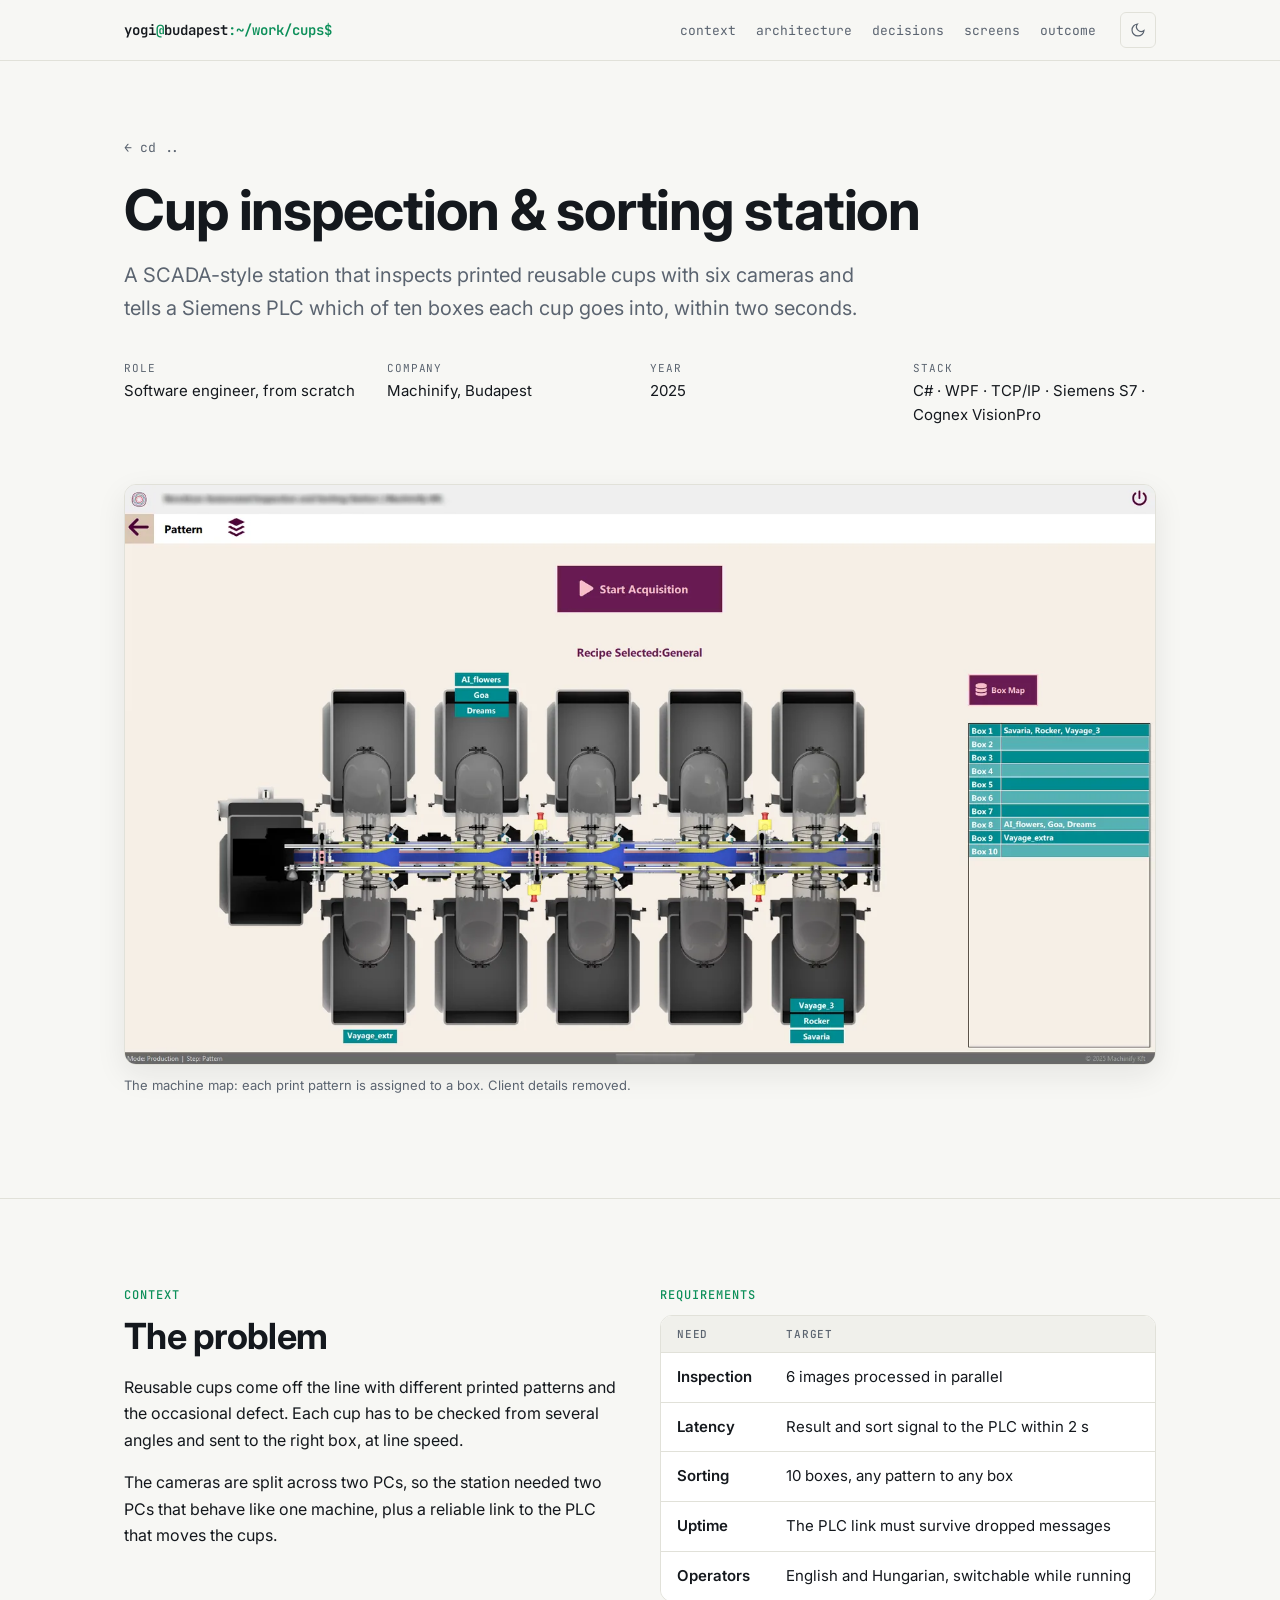
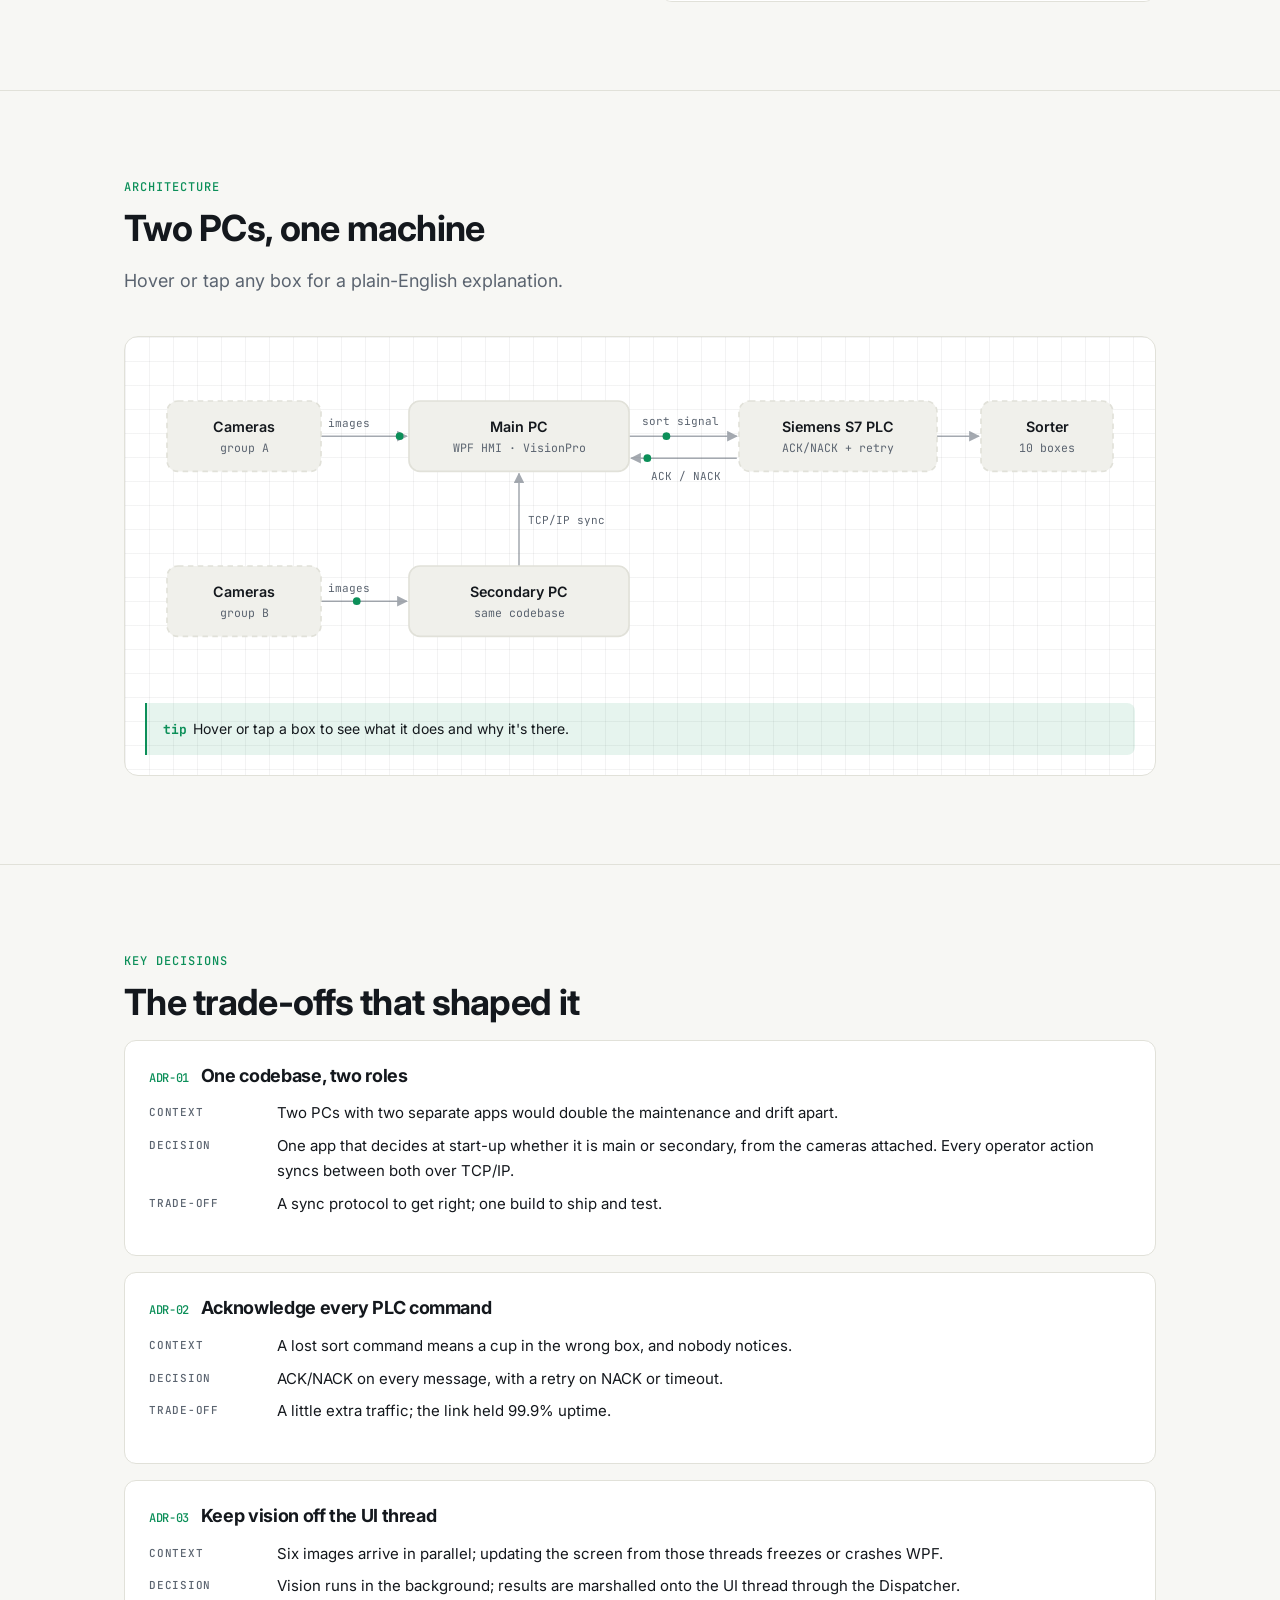
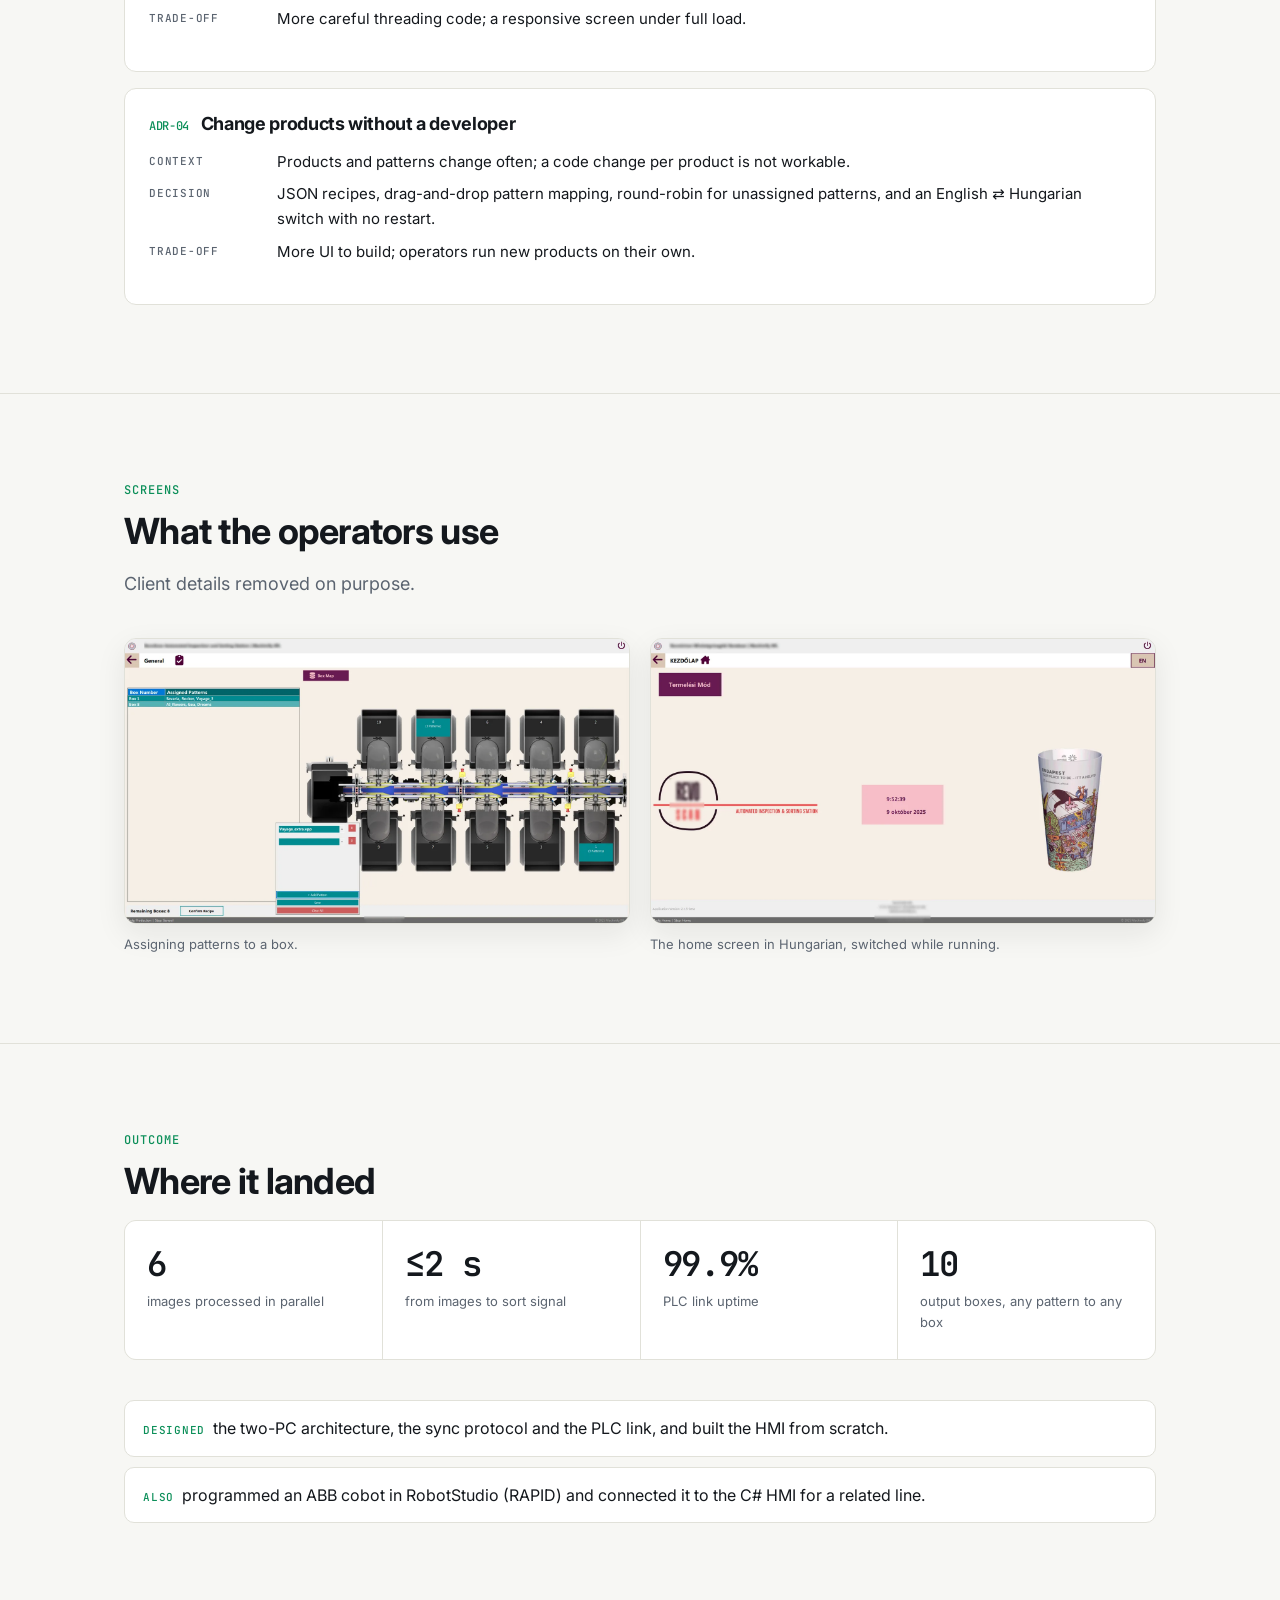
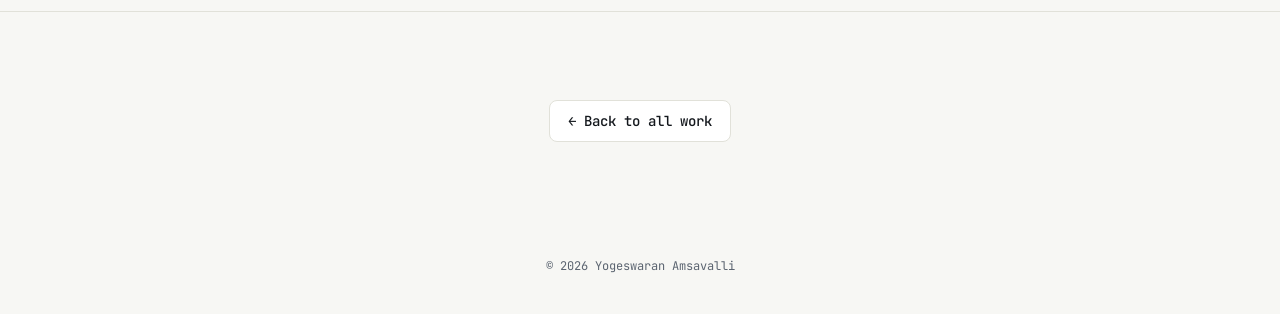
<file: projects/cup-sorting.html>
<!doctype html>
<html lang="en">
<head>
  <meta charset="utf-8">
  <meta name="viewport" content="width=device-width, initial-scale=1">
  <title>Cup inspection &amp; sorting station · Yogeswaran Amsavalli</title>
  <meta name="description" content="A two-PC inspection station that checks printed cups with six cameras and drives a Siemens S7 PLC to sort them into ten boxes within two seconds.">
  <link rel="icon" href="../assets/favicon.svg" type="image/svg+xml">
  <link rel="icon" href="../assets/favicon-32.png" sizes="32x32">
  <link rel="apple-touch-icon" href="../assets/apple-touch-icon.png">
  <link rel="preconnect" href="https://fonts.googleapis.com">
  <link rel="preconnect" href="https://fonts.gstatic.com" crossorigin>
  <link href="https://fonts.googleapis.com/css2?family=Inter:wght@400;500;600;700&family=JetBrains+Mono:wght@400;500;600&display=swap" rel="stylesheet">
  <script>try{var t=localStorage.getItem("theme");if(t)document.documentElement.dataset.theme=t}catch(e){}</script>
  <link rel="stylesheet" href="../assets/site.css">
</head>
<body>
<a class="skip" href="#context">Skip to content</a>

<nav class="nav">
  <div class="wrap">
    <a class="logo" href="../index.html">yogi<span>@</span>budapest<span>:~/work/cups$</span></a>
    <div class="nav-links">
      <a href="#context">context</a>
      <a href="#architecture">architecture</a>
      <a href="#decisions">decisions</a>
      <a href="#screens">screens</a>
      <a href="#outcome">outcome</a>
    </div>
    <button class="theme-btn" aria-label="Toggle light and dark theme"><svg class="i-sun" viewBox="0 0 24 24" aria-hidden="true"><circle cx="12" cy="12" r="4"/><path d="M12 2v2M12 20v2M4.9 4.9l1.4 1.4M17.7 17.7l1.4 1.4M2 12h2M20 12h2M4.9 19.1l1.4-1.4M17.7 6.3l1.4-1.4"/></svg><svg class="i-moon" viewBox="0 0 24 24" aria-hidden="true"><path d="M21 12.8A9 9 0 1 1 11.2 3a7 7 0 0 0 9.8 9.8z"/></svg></button>
  </div>
</nav>

<header class="cs-hero" id="top">
  <div class="wrap">
    <a class="crumb" href="../index.html#work">← cd ..</a>
    <h1>Cup inspection &amp; sorting station</h1>
    <p class="tagline" style="font-size:20px;color:var(--muted);max-width:760px;margin:0 0 28px">
      A SCADA-style station that inspects printed reusable cups with six cameras and tells a Siemens PLC which of ten boxes
      each cup goes into, within two seconds.
    </p>
    <div class="facts">
      <div class="fact"><div class="k">Role</div><div class="v">Software engineer, from scratch</div></div>
      <div class="fact"><div class="k">Company</div><div class="v">Machinify, Budapest</div></div>
      <div class="fact"><div class="k">Year</div><div class="v">2025</div></div>
      <div class="fact"><div class="k">Stack</div><div class="v">C# · WPF · TCP/IP · Siemens S7 · Cognex VisionPro</div></div>
    </div>
  </div>
</header>

<section style="padding-top:0">
  <div class="wrap reveal">
    <div class="shot"><img src="../assets/industrial/cup-pattern-map.webp" alt="Machine map showing which print pattern goes to which of the ten boxes"></div>
    <p class="caption">The machine map: each print pattern is assigned to a box. Client details removed.</p>
  </div>
</section>

<section id="context">
  <div class="wrap two" style="align-items:start">
    <div class="reveal">
      <p class="eyebrow">Context</p>
      <h2>The problem</h2>
      <p>Reusable cups come off the line with different printed patterns and the occasional defect. Each cup has to be checked from several angles and sent to the right box, at line speed.</p>
      <p>The cameras are split across two PCs, so the station needed two PCs that behave like one machine, plus a reliable link to the PLC that moves the cups.</p>
    </div>
    <div class="reveal">
      <p class="eyebrow">Requirements</p>
      <div class="tbl-wrap"><table class="tbl">
        <tr><th>Need</th><th>Target</th></tr>
        <tr><td>Inspection</td><td>6 images processed in parallel</td></tr>
        <tr><td>Latency</td><td>Result and sort signal to the PLC within 2 s</td></tr>
        <tr><td>Sorting</td><td>10 boxes, any pattern to any box</td></tr>
        <tr><td>Uptime</td><td>The PLC link must survive dropped messages</td></tr>
        <tr><td>Operators</td><td>English and Hungarian, switchable while running</td></tr>
      </table></div>
    </div>
  </div>
</section>

<section id="architecture">
  <div class="wrap">
    <div class="reveal">
      <p class="eyebrow">Architecture</p>
      <h2>Two PCs, one machine</h2>
      <p class="lead">Hover or tap any box for a plain-English explanation.</p>
    </div>
    <div class="diagram-box reveal">
      <div class="diagram-scroll">
      <svg class="diagram" viewBox="0 0 900 300" role="img" aria-label="Architecture: six cameras feed a main and a secondary PC kept in sync over TCP/IP; the main PC drives a Siemens S7 PLC that sorts cups into ten boxes">
        <defs>
          <marker id="arr" viewBox="0 0 10 10" refX="9" refY="5" markerWidth="7" markerHeight="7" orient="auto-start-reverse">
            <path d="M0 0 L10 5 L0 10 z" fill="var(--muted)"/>
          </marker>
        </defs>
        <path id="c1" class="edge" d="M160 72 H238" marker-end="url(#arr)"/>
        <path id="c2" class="edge" d="M160 222 H238" marker-end="url(#arr)"/>
        <path id="c3" class="edge" d="M340 190 V106" marker-end="url(#arr)"/>
        <path id="c4" class="edge" d="M440 72 H538" marker-end="url(#arr)"/>
        <path id="c5" class="edge" d="M538 92 H442" marker-end="url(#arr)"/>
        <path id="c6" class="edge" d="M720 72 H758" marker-end="url(#arr)"/>
        <text class="edge-label" x="166" y="64">images</text>
        <text class="edge-label" x="166" y="214">images</text>
        <text class="edge-label" x="348" y="152">TCP/IP sync</text>
        <text class="edge-label" x="452" y="62">sort signal</text>
        <text class="edge-label" x="460" y="112">ACK / NACK</text>
        <circle class="flow" r="3.5"><animateMotion dur="1s" repeatCount="indefinite"><mpath href="#c1"/></animateMotion></circle>
        <circle class="flow" r="3.5"><animateMotion dur="1s" begin="0.5s" repeatCount="indefinite"><mpath href="#c2"/></animateMotion></circle>
        <circle class="flow" r="3.5"><animateMotion dur="1.2s" begin="0.3s" repeatCount="indefinite"><mpath href="#c4"/></animateMotion></circle>
        <circle class="flow" r="3.5"><animateMotion dur="1.2s" begin="0.9s" repeatCount="indefinite"><mpath href="#c5"/></animateMotion></circle>

        <g class="node ext" tabindex="0" data-name="Cameras" data-info="Six cameras look at each cup from different angles, split across the two PCs.">
          <rect x="20" y="40" width="140" height="64" rx="10"/><text x="90" y="68" text-anchor="middle">Cameras</text><text class="sub" x="90" y="86" text-anchor="middle">group A</text>
        </g>
        <g class="node ext" tabindex="0" data-name="Cameras" data-info="The second group of cameras, attached to the secondary PC.">
          <rect x="20" y="190" width="140" height="64" rx="10"/><text x="90" y="218" text-anchor="middle">Cameras</text><text class="sub" x="90" y="236" text-anchor="middle">group B</text>
        </g>
        <g class="node" tabindex="0" data-name="Main PC" data-info="Runs the same codebase as the secondary PC. It becomes 'main' at start-up because of which cameras are attached. It merges all results and talks to the PLC.">
          <rect x="240" y="40" width="200" height="64" rx="10"/><text x="340" y="68" text-anchor="middle">Main PC</text><text class="sub" x="340" y="86" text-anchor="middle">WPF HMI · VisionPro</text>
        </g>
        <g class="node" tabindex="0" data-name="Secondary PC" data-info="Same app, secondary role. Every operator action (recipe, pattern mapping) is mirrored between both PCs over TCP/IP in real time.">
          <rect x="240" y="190" width="200" height="64" rx="10"/><text x="340" y="218" text-anchor="middle">Secondary PC</text><text class="sub" x="340" y="236" text-anchor="middle">same codebase</text>
        </g>
        <g class="node ext" tabindex="0" data-name="Siemens S7 PLC" data-info="Moves the cups. Every sort command is acknowledged; a NACK or a timeout triggers a retry, which kept the link at 99.9% uptime.">
          <rect x="540" y="40" width="180" height="64" rx="10"/><text x="630" y="68" text-anchor="middle">Siemens S7 PLC</text><text class="sub" x="630" y="86" text-anchor="middle">ACK/NACK + retry</text>
        </g>
        <g class="node ext" tabindex="0" data-name="Sorter" data-info="Ten output boxes. Patterns are assigned to boxes in the HMI; unassigned patterns are spread over empty boxes round-robin.">
          <rect x="760" y="40" width="120" height="64" rx="10"/><text x="820" y="68" text-anchor="middle">Sorter</text><text class="sub" x="820" y="86" text-anchor="middle">10 boxes</text>
        </g>
      </svg>
      </div>
      <div class="diagram-info"><b>tip</b>Hover or tap a box to see what it does and why it's there.</div>
    </div>
  </div>
</section>

<section id="decisions">
  <div class="wrap">
    <div class="reveal">
      <p class="eyebrow">Key decisions</p>
      <h2>The trade-offs that shaped it</h2>
    </div>
    <div class="adr">
      <div class="adr-item reveal">
        <h3><span class="n">ADR-01</span>One codebase, two roles</h3>
        <dl class="adr-grid">
          <dt>Context</dt><dd>Two PCs with two separate apps would double the maintenance and drift apart.</dd>
          <dt>Decision</dt><dd>One app that decides at start-up whether it is main or secondary, from the cameras attached. Every operator action syncs between both over TCP/IP.</dd>
          <dt>Trade-off</dt><dd>A sync protocol to get right; one build to ship and test.</dd>
        </dl>
      </div>
      <div class="adr-item reveal">
        <h3><span class="n">ADR-02</span>Acknowledge every PLC command</h3>
        <dl class="adr-grid">
          <dt>Context</dt><dd>A lost sort command means a cup in the wrong box, and nobody notices.</dd>
          <dt>Decision</dt><dd>ACK/NACK on every message, with a retry on NACK or timeout.</dd>
          <dt>Trade-off</dt><dd>A little extra traffic; the link held 99.9% uptime.</dd>
        </dl>
      </div>
      <div class="adr-item reveal">
        <h3><span class="n">ADR-03</span>Keep vision off the UI thread</h3>
        <dl class="adr-grid">
          <dt>Context</dt><dd>Six images arrive in parallel; updating the screen from those threads freezes or crashes WPF.</dd>
          <dt>Decision</dt><dd>Vision runs in the background; results are marshalled onto the UI thread through the Dispatcher.</dd>
          <dt>Trade-off</dt><dd>More careful threading code; a responsive screen under full load.</dd>
        </dl>
      </div>
      <div class="adr-item reveal">
        <h3><span class="n">ADR-04</span>Change products without a developer</h3>
        <dl class="adr-grid">
          <dt>Context</dt><dd>Products and patterns change often; a code change per product is not workable.</dd>
          <dt>Decision</dt><dd>JSON recipes, drag-and-drop pattern mapping, round-robin for unassigned patterns, and an English ⇄ Hungarian switch with no restart.</dd>
          <dt>Trade-off</dt><dd>More UI to build; operators run new products on their own.</dd>
        </dl>
      </div>
    </div>
  </div>
</section>

<section id="screens">
  <div class="wrap">
    <div class="reveal">
      <p class="eyebrow">Screens</p>
      <h2>What the operators use</h2>
      <p class="lead">Client details removed on purpose.</p>
    </div>
    <div class="gallery reveal">
      <figure><div class="shot"><img src="../assets/industrial/cup-box-assign.webp" alt="Assigning print patterns to a box" loading="lazy"></div><figcaption class="caption">Assigning patterns to a box.</figcaption></figure>
      <figure><div class="shot"><img src="../assets/industrial/cup-home-hu.webp" alt="Home screen in Hungarian" loading="lazy"></div><figcaption class="caption">The home screen in Hungarian, switched while running.</figcaption></figure>
    </div>
  </div>
</section>

<section id="outcome">
  <div class="wrap">
    <div class="reveal">
      <p class="eyebrow">Outcome</p>
      <h2>Where it landed</h2>
    </div>
    <div class="stats reveal" style="margin-bottom:40px">
      <div class="stat"><div class="num">6</div><div class="label">images processed in parallel</div></div>
      <div class="stat"><div class="num">≤2 s</div><div class="label">from images to sort signal</div></div>
      <div class="stat"><div class="num">99.9%</div><div class="label">PLC link uptime</div></div>
      <div class="stat"><div class="num">10</div><div class="label">output boxes, any pattern to any box</div></div>
    </div>
    <ul class="role reveal">
      <li><b>Designed</b>the two-PC architecture, the sync protocol and the PLC link, and built the HMI from scratch.</li>
      <li><b>Also</b>programmed an ABB cobot in RobotStudio (RAPID) and connected it to the C# HMI for a related line.</li>
    </ul>
  </div>
</section>

<section class="contact">
  <div class="wrap reveal">
    <a class="btn" href="../index.html#work">← Back to all work</a>
  </div>
</section>

<footer>
  <div class="wrap">© 2026 Yogeswaran Amsavalli</div>
</footer>

<script src="../assets/site.js"></script>
</body>
</html>
</file>
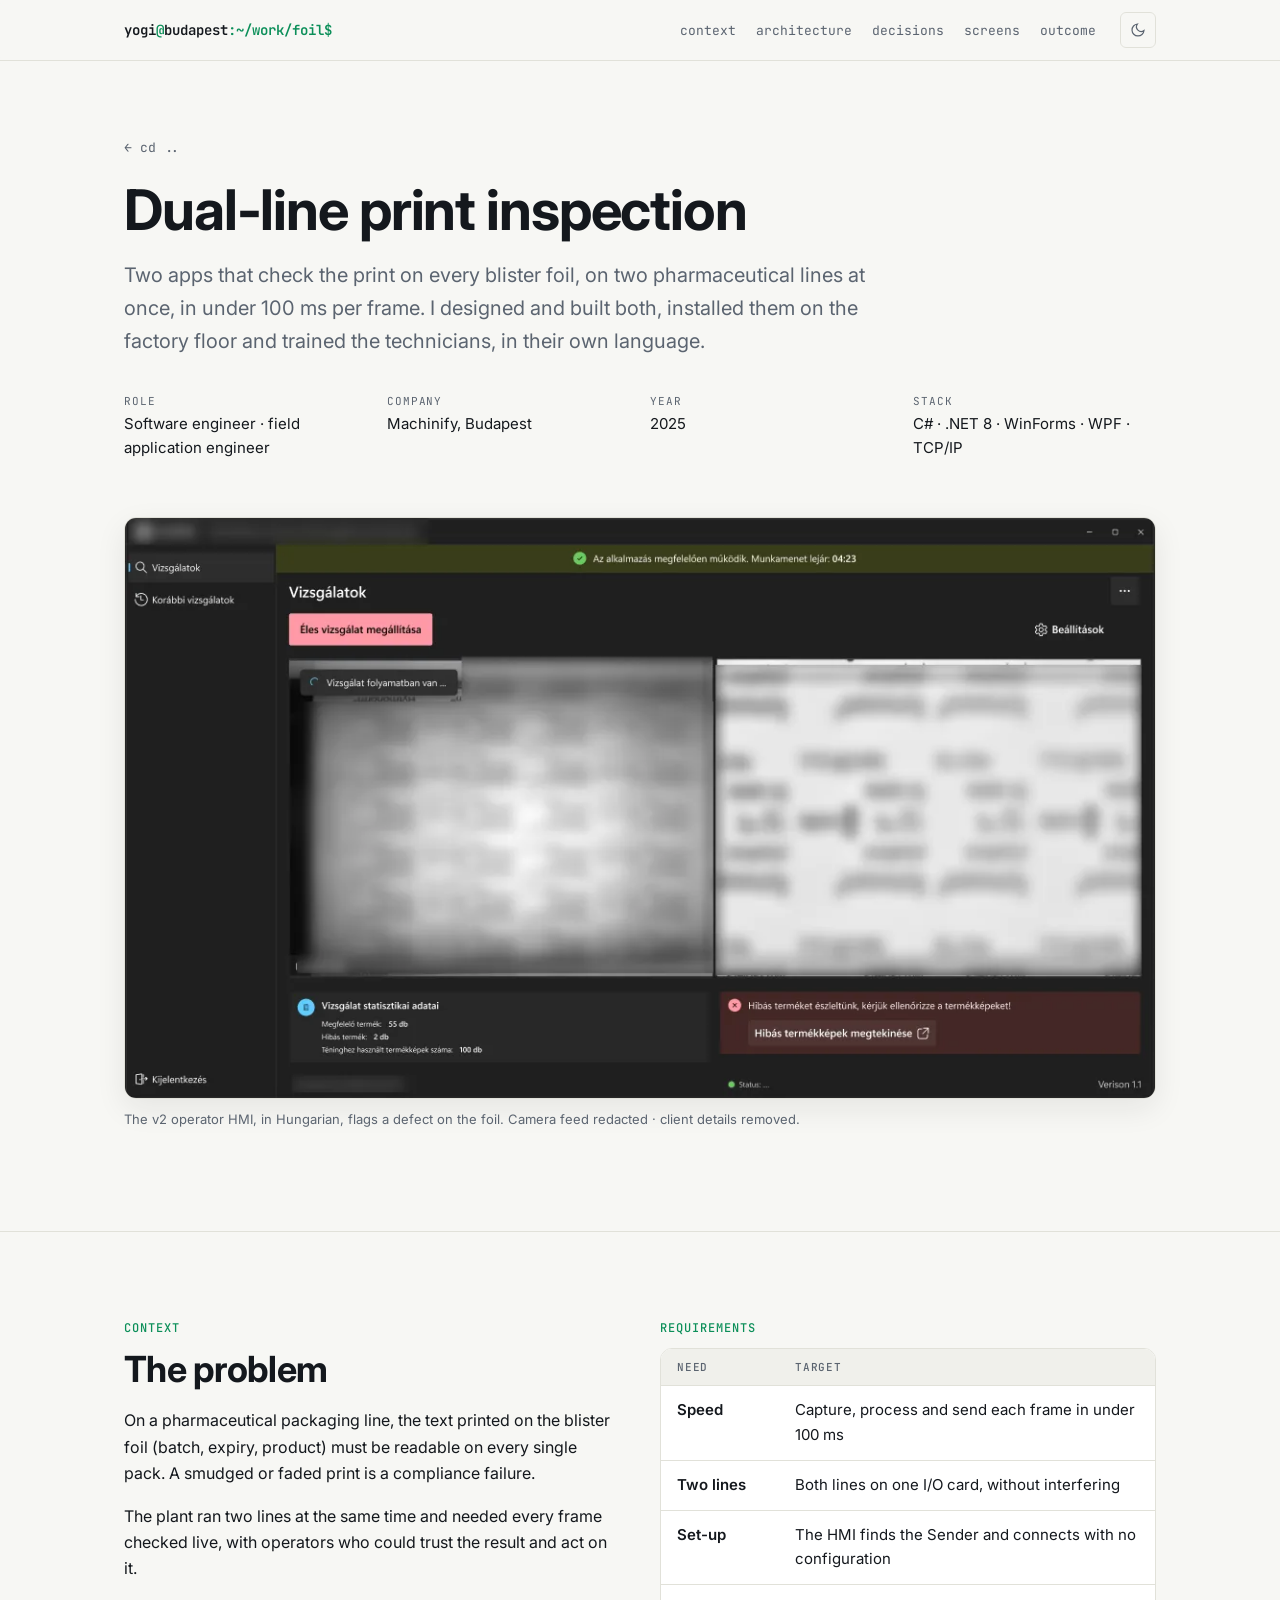
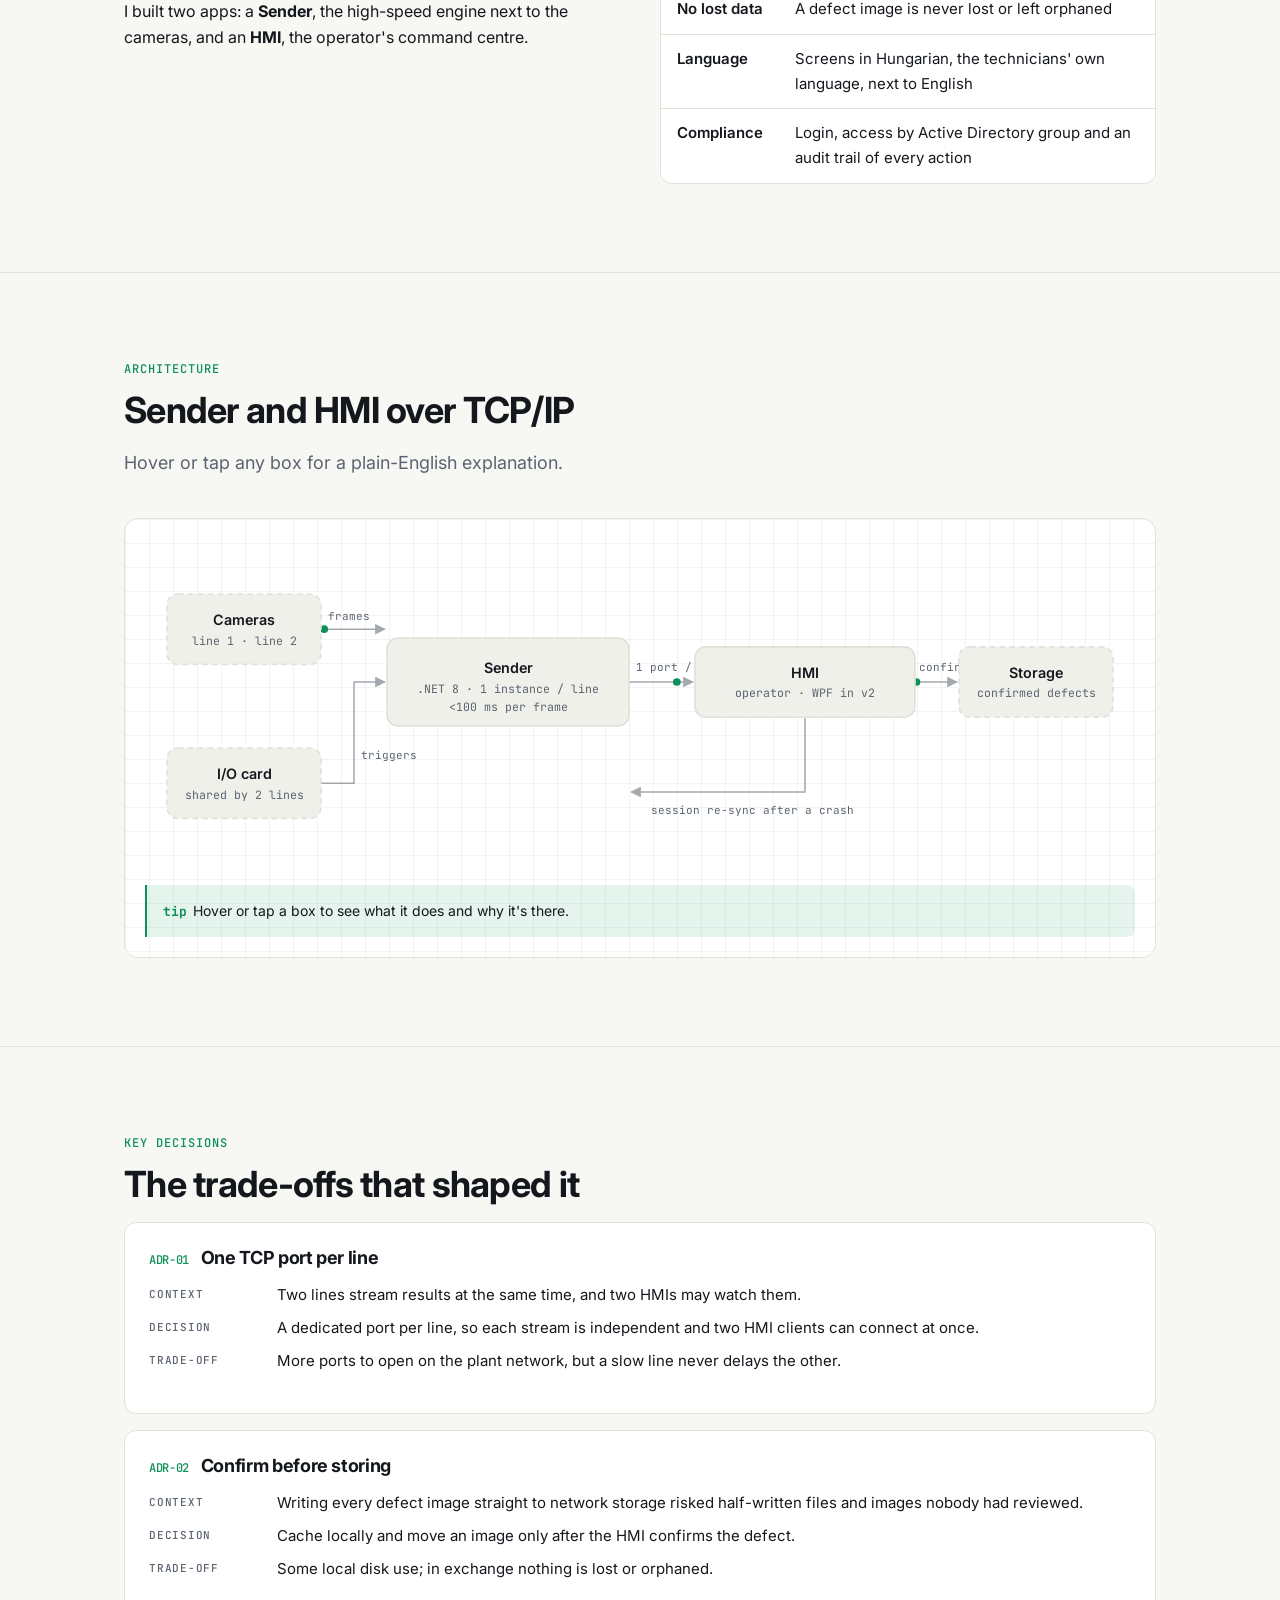
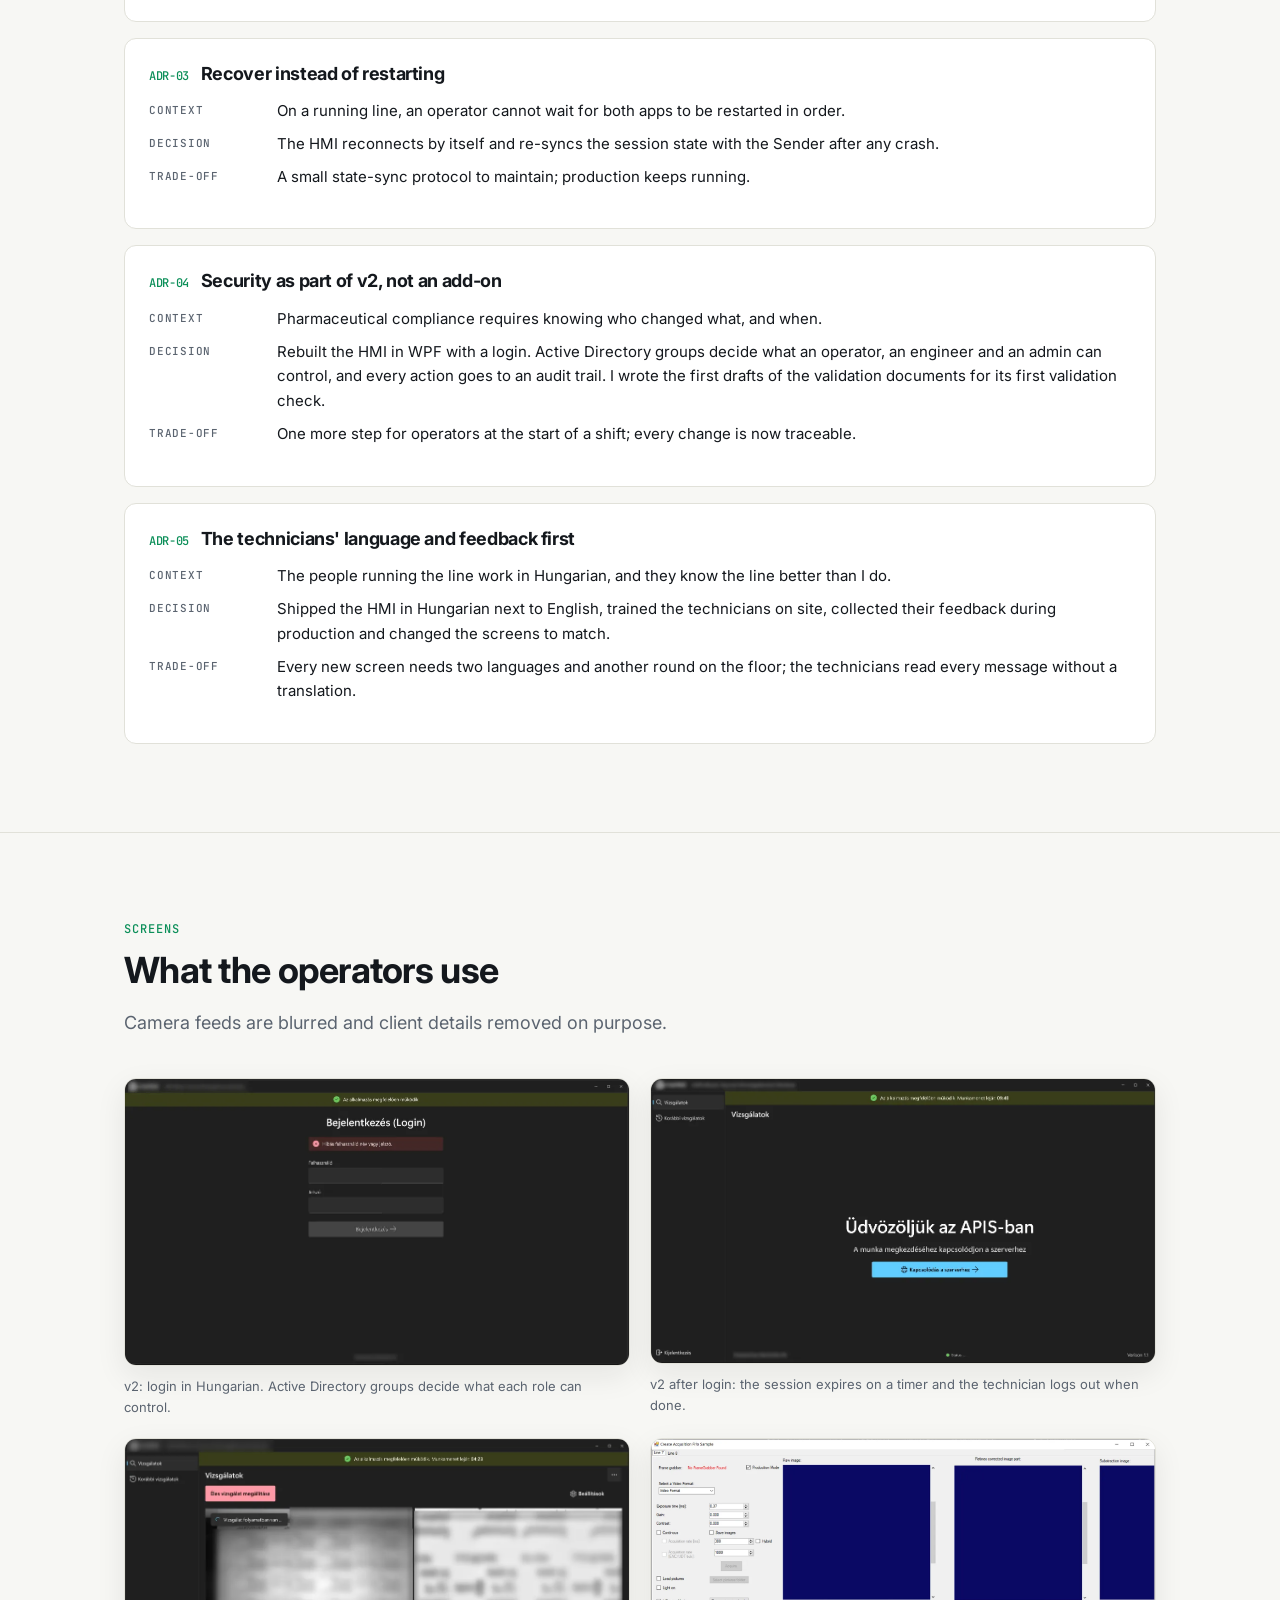
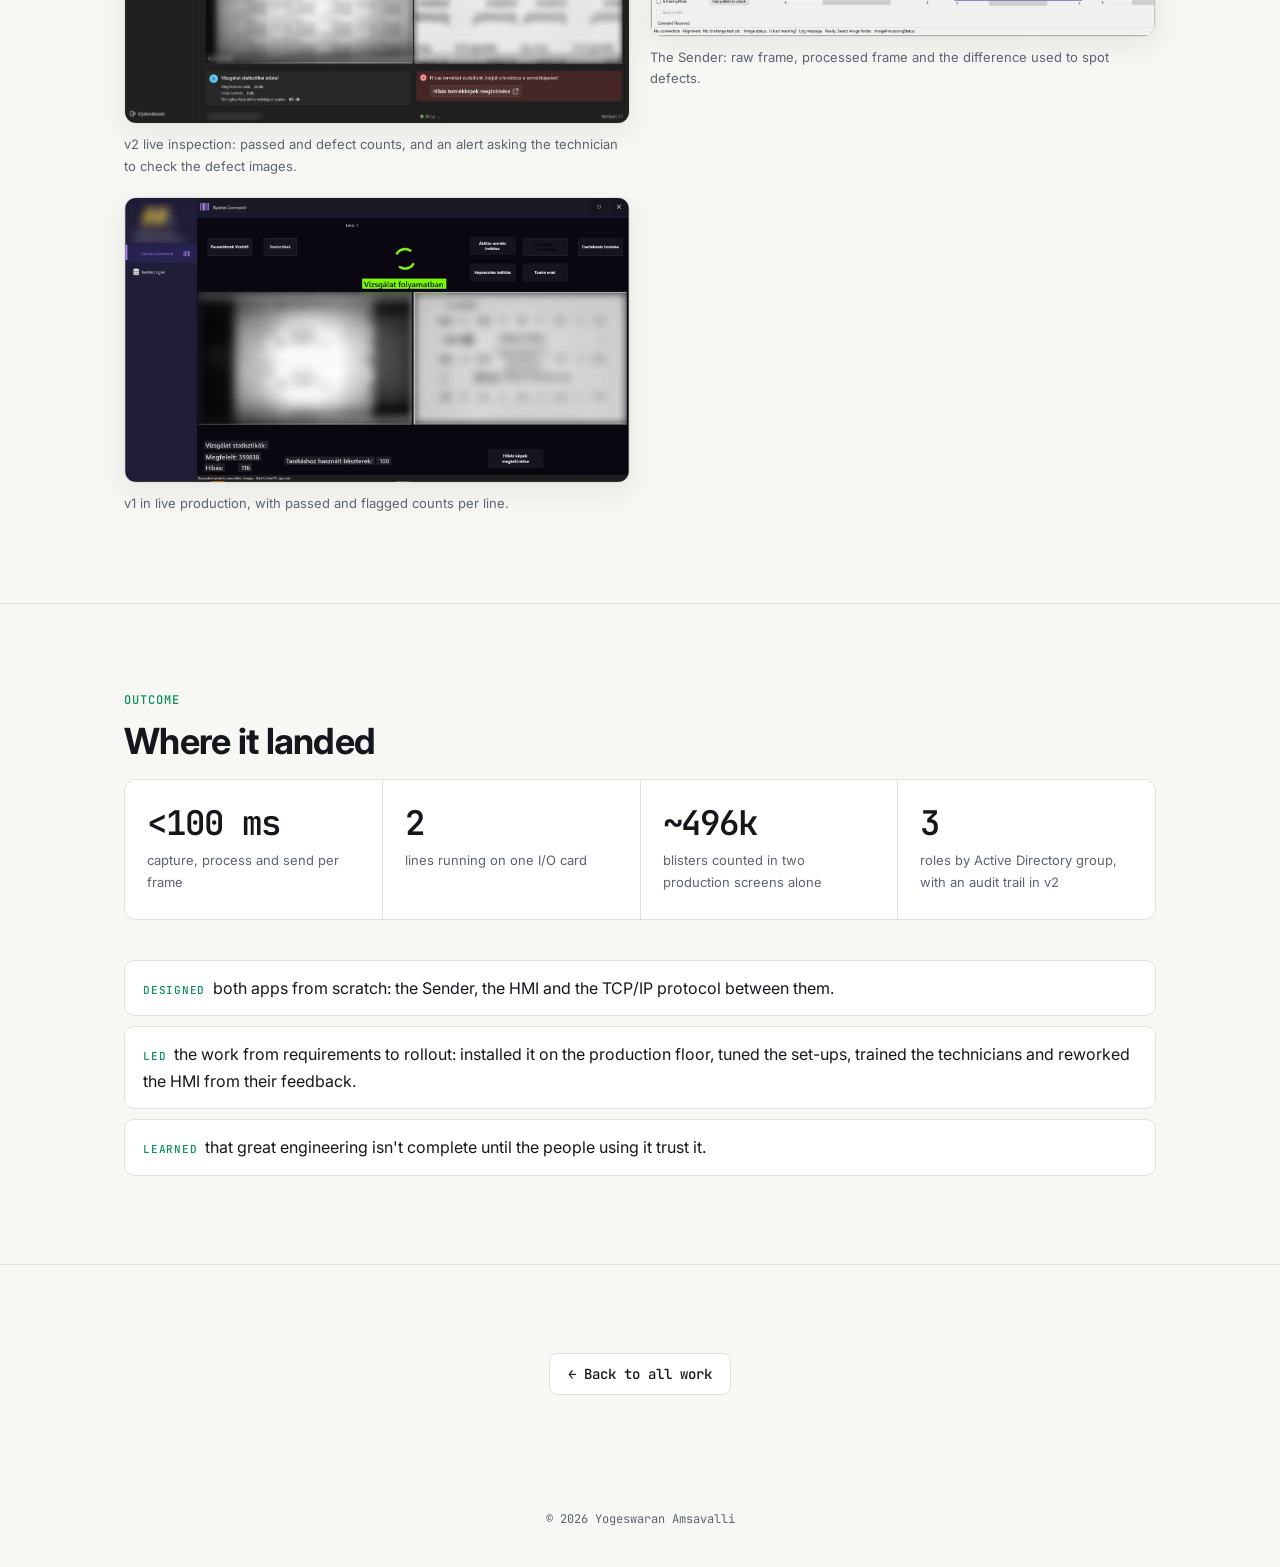
<file: projects/foil-inspection.html>
<!doctype html>
<html lang="en">
<head>
  <meta charset="utf-8">
  <meta name="viewport" content="width=device-width, initial-scale=1">
  <title>Dual-line print inspection · Yogeswaran Amsavalli</title>
  <meta name="description" content="A .NET 8 sender and a WPF HMI over TCP/IP that inspect blister-foil print on two pharmaceutical lines in under 100 ms per frame.">
  <link rel="icon" href="../assets/favicon.svg" type="image/svg+xml">
  <link rel="icon" href="../assets/favicon-32.png" sizes="32x32">
  <link rel="apple-touch-icon" href="../assets/apple-touch-icon.png">
  <link rel="preconnect" href="https://fonts.googleapis.com">
  <link rel="preconnect" href="https://fonts.gstatic.com" crossorigin>
  <link href="https://fonts.googleapis.com/css2?family=Inter:wght@400;500;600;700&family=JetBrains+Mono:wght@400;500;600&display=swap" rel="stylesheet">
  <script>try{var t=localStorage.getItem("theme");if(t)document.documentElement.dataset.theme=t}catch(e){}</script>
  <link rel="stylesheet" href="../assets/site.css">
</head>
<body>
<a class="skip" href="#context">Skip to content</a>

<nav class="nav">
  <div class="wrap">
    <a class="logo" href="../index.html">yogi<span>@</span>budapest<span>:~/work/foil$</span></a>
    <div class="nav-links">
      <a href="#context">context</a>
      <a href="#architecture">architecture</a>
      <a href="#decisions">decisions</a>
      <a href="#screens">screens</a>
      <a href="#outcome">outcome</a>
    </div>
    <button class="theme-btn" aria-label="Toggle light and dark theme"><svg class="i-sun" viewBox="0 0 24 24" aria-hidden="true"><circle cx="12" cy="12" r="4"/><path d="M12 2v2M12 20v2M4.9 4.9l1.4 1.4M17.7 17.7l1.4 1.4M2 12h2M20 12h2M4.9 19.1l1.4-1.4M17.7 6.3l1.4-1.4"/></svg><svg class="i-moon" viewBox="0 0 24 24" aria-hidden="true"><path d="M21 12.8A9 9 0 1 1 11.2 3a7 7 0 0 0 9.8 9.8z"/></svg></button>
  </div>
</nav>

<header class="cs-hero" id="top">
  <div class="wrap">
    <a class="crumb" href="../index.html#work">← cd ..</a>
    <h1>Dual-line print inspection</h1>
    <p class="tagline" style="font-size:20px;color:var(--muted);max-width:760px;margin:0 0 28px">
      Two apps that check the print on every blister foil, on two pharmaceutical lines at once, in under 100 ms per frame.
      I designed and built both, installed them on the factory floor and trained the technicians, in their own language.
    </p>
    <div class="facts">
      <div class="fact"><div class="k">Role</div><div class="v">Software engineer · field application engineer</div></div>
      <div class="fact"><div class="k">Company</div><div class="v">Machinify, Budapest</div></div>
      <div class="fact"><div class="k">Year</div><div class="v">2025</div></div>
      <div class="fact"><div class="k">Stack</div><div class="v">C# · .NET 8 · WinForms · WPF · TCP/IP</div></div>
    </div>
  </div>
</header>

<section style="padding-top:0">
  <div class="wrap reveal">
    <div class="shot"><img src="../assets/industrial/foil-v2-inspection.webp" alt="The v2 HMI, in Hungarian, flagging a defect on a blister foil"></div>
    <p class="caption">The v2 operator HMI, in Hungarian, flags a defect on the foil. Camera feed redacted · client details removed.</p>
  </div>
</section>

<section id="context">
  <div class="wrap two" style="align-items:start">
    <div class="reveal">
      <p class="eyebrow">Context</p>
      <h2>The problem</h2>
      <p>On a pharmaceutical packaging line, the text printed on the blister foil (batch, expiry, product) must be readable on every single pack. A smudged or faded print is a compliance failure.</p>
      <p>The plant ran two lines at the same time and needed every frame checked live, with operators who could trust the result and act on it.</p>
      <p>I built two apps: a <b>Sender</b>, the high-speed engine next to the cameras, and an <b>HMI</b>, the operator's command centre.</p>
    </div>
    <div class="reveal">
      <p class="eyebrow">Requirements</p>
      <div class="tbl-wrap"><table class="tbl">
        <tr><th>Need</th><th>Target</th></tr>
        <tr><td>Speed</td><td>Capture, process and send each frame in under 100 ms</td></tr>
        <tr><td>Two lines</td><td>Both lines on one I/O card, without interfering</td></tr>
        <tr><td>Set-up</td><td>The HMI finds the Sender and connects with no configuration</td></tr>
        <tr><td>No lost data</td><td>A defect image is never lost or left orphaned</td></tr>
        <tr><td>Language</td><td>Screens in Hungarian, the technicians' own language, next to English</td></tr>
        <tr><td>Compliance</td><td>Login, access by Active Directory group and an audit trail of every action</td></tr>
      </table></div>
    </div>
  </div>
</section>

<section id="architecture">
  <div class="wrap">
    <div class="reveal">
      <p class="eyebrow">Architecture</p>
      <h2>Sender and HMI over TCP/IP</h2>
      <p class="lead">Hover or tap any box for a plain-English explanation.</p>
    </div>
    <div class="diagram-box reveal">
      <div class="diagram-scroll">
      <svg class="diagram" viewBox="0 0 900 300" role="img" aria-label="Architecture: cameras and I/O card feed the Sender, which streams results over TCP/IP to the HMI, which stores confirmed defects">
        <defs>
          <marker id="arr" viewBox="0 0 10 10" refX="9" refY="5" markerWidth="7" markerHeight="7" orient="auto-start-reverse">
            <path d="M0 0 L10 5 L0 10 z" fill="var(--muted)"/>
          </marker>
        </defs>
        <path id="f1" class="edge" d="M160 82 H218" marker-end="url(#arr)"/>
        <path id="f2" class="edge" d="M160 222 H190 V130 H218" marker-end="url(#arr)"/>
        <path id="f3" class="edge" d="M440 130 H498" marker-end="url(#arr)"/>
        <path id="f4" class="edge" d="M700 130 H738" marker-end="url(#arr)"/>
        <path id="f5" class="edge" d="M600 162 V230 H442" marker-end="url(#arr)"/>
        <text class="edge-label" x="166" y="74">frames</text>
        <text class="edge-label" x="196" y="200">triggers</text>
        <text class="edge-label" x="446" y="120">1 port / line</text>
        <text class="edge-label" x="704" y="120">confirmed</text>
        <text class="edge-label" x="460" y="250">session re-sync after a crash</text>
        <circle class="flow" r="3.5"><animateMotion dur="1s" repeatCount="indefinite"><mpath href="#f1"/></animateMotion></circle>
        <circle class="flow" r="3.5"><animateMotion dur="1s" begin="0.3s" repeatCount="indefinite"><mpath href="#f3"/></animateMotion></circle>
        <circle class="flow" r="3.5"><animateMotion dur="1.4s" begin="0.6s" repeatCount="indefinite"><mpath href="#f4"/></animateMotion></circle>

        <g class="node ext" tabindex="0" data-name="Cameras" data-info="One camera per line, looking at the printed foil as it moves.">
          <rect x="20" y="50" width="140" height="64" rx="10"/><text x="90" y="78" text-anchor="middle">Cameras</text><text class="sub" x="90" y="96" text-anchor="middle">line 1 · line 2</text>
        </g>
        <g class="node ext" tabindex="0" data-name="I/O card" data-info="A single I/O card serves both lines: triggers in, signals out.">
          <rect x="20" y="190" width="140" height="64" rx="10"/><text x="90" y="218" text-anchor="middle">I/O card</text><text class="sub" x="90" y="236" text-anchor="middle">shared by 2 lines</text>
        </g>
        <g class="node" tabindex="0" data-name="Sender" data-info="The high-speed engine (.NET 8, WinForms). Each line runs as its own class instance, multithreaded and async, with exception guards so a bad frame never takes the app down.">
          <rect x="220" y="90" width="220" height="80" rx="10"/><text x="330" y="122" text-anchor="middle">Sender</text><text class="sub" x="330" y="140" text-anchor="middle">.NET 8 · 1 instance / line</text><text class="sub" x="330" y="156" text-anchor="middle">&lt;100 ms per frame</text>
        </g>
        <g class="node" tabindex="0" data-name="HMI" data-info="The operator's command centre. Finds the Sender by itself, shows Raw, Processed and Subtraction views, and has pre-, in- and post-production modes plus a training mode for new products. Rebuilt in WPF for v2 with login, roles and audit trails.">
          <rect x="500" y="98" width="200" height="64" rx="10"/><text x="600" y="126" text-anchor="middle">HMI</text><text class="sub" x="600" y="144" text-anchor="middle">operator · WPF in v2</text>
        </g>
        <g class="node ext" tabindex="0" data-name="Network storage" data-info="Defect images are cached locally and only moved here after the operator confirms them, so nothing is lost or left orphaned.">
          <rect x="740" y="98" width="140" height="64" rx="10"/><text x="810" y="126" text-anchor="middle">Storage</text><text class="sub" x="810" y="144" text-anchor="middle">confirmed defects</text>
        </g>
      </svg>
      </div>
      <div class="diagram-info"><b>tip</b>Hover or tap a box to see what it does and why it's there.</div>
    </div>
  </div>
</section>

<section id="decisions">
  <div class="wrap">
    <div class="reveal">
      <p class="eyebrow">Key decisions</p>
      <h2>The trade-offs that shaped it</h2>
    </div>
    <div class="adr">
      <div class="adr-item reveal">
        <h3><span class="n">ADR-01</span>One TCP port per line</h3>
        <dl class="adr-grid">
          <dt>Context</dt><dd>Two lines stream results at the same time, and two HMIs may watch them.</dd>
          <dt>Decision</dt><dd>A dedicated port per line, so each stream is independent and two HMI clients can connect at once.</dd>
          <dt>Trade-off</dt><dd>More ports to open on the plant network, but a slow line never delays the other.</dd>
        </dl>
      </div>
      <div class="adr-item reveal">
        <h3><span class="n">ADR-02</span>Confirm before storing</h3>
        <dl class="adr-grid">
          <dt>Context</dt><dd>Writing every defect image straight to network storage risked half-written files and images nobody had reviewed.</dd>
          <dt>Decision</dt><dd>Cache locally and move an image only after the HMI confirms the defect.</dd>
          <dt>Trade-off</dt><dd>Some local disk use; in exchange nothing is lost or orphaned.</dd>
        </dl>
      </div>
      <div class="adr-item reveal">
        <h3><span class="n">ADR-03</span>Recover instead of restarting</h3>
        <dl class="adr-grid">
          <dt>Context</dt><dd>On a running line, an operator cannot wait for both apps to be restarted in order.</dd>
          <dt>Decision</dt><dd>The HMI reconnects by itself and re-syncs the session state with the Sender after any crash.</dd>
          <dt>Trade-off</dt><dd>A small state-sync protocol to maintain; production keeps running.</dd>
        </dl>
      </div>
      <div class="adr-item reveal">
        <h3><span class="n">ADR-04</span>Security as part of v2, not an add-on</h3>
        <dl class="adr-grid">
          <dt>Context</dt><dd>Pharmaceutical compliance requires knowing who changed what, and when.</dd>
          <dt>Decision</dt><dd>Rebuilt the HMI in WPF with a login. Active Directory groups decide what an operator, an engineer and an admin can control, and every action goes to an audit trail. I wrote the first drafts of the validation documents for its first validation check.</dd>
          <dt>Trade-off</dt><dd>One more step for operators at the start of a shift; every change is now traceable.</dd>
        </dl>
      </div>
      <div class="adr-item reveal">
        <h3><span class="n">ADR-05</span>The technicians' language and feedback first</h3>
        <dl class="adr-grid">
          <dt>Context</dt><dd>The people running the line work in Hungarian, and they know the line better than I do.</dd>
          <dt>Decision</dt><dd>Shipped the HMI in Hungarian next to English, trained the technicians on site, collected their feedback during production and changed the screens to match.</dd>
          <dt>Trade-off</dt><dd>Every new screen needs two languages and another round on the floor; the technicians read every message without a translation.</dd>
        </dl>
      </div>
    </div>
  </div>
</section>

<section id="screens">
  <div class="wrap">
    <div class="reveal">
      <p class="eyebrow">Screens</p>
      <h2>What the operators use</h2>
      <p class="lead">Camera feeds are blurred and client details removed on purpose.</p>
    </div>
    <div class="gallery reveal">
      <figure><div class="shot"><img src="../assets/industrial/foil-v2-login.webp" alt="v2 login screen in Hungarian" loading="lazy"></div><figcaption class="caption">v2: login in Hungarian. Active Directory groups decide what each role can control.</figcaption></figure>
      <figure><div class="shot"><img src="../assets/industrial/foil-v2-home-hu.webp" alt="v2 home screen in Hungarian with a session timer and a log-out button" loading="lazy"></div><figcaption class="caption">v2 after login: the session expires on a timer and the technician logs out when done.</figcaption></figure>
      <figure><div class="shot"><img src="../assets/industrial/foil-v2-inspection.webp" alt="v2 inspection screen in Hungarian flagging a defect" loading="lazy"></div><figcaption class="caption">v2 live inspection: passed and defect counts, and an alert asking the technician to check the defect images.</figcaption></figure>
      <figure><div class="shot"><img src="../assets/industrial/foil-sender.webp" alt="Sender app with raw, processed and subtraction views" loading="lazy"></div><figcaption class="caption">The Sender: raw frame, processed frame and the difference used to spot defects.</figcaption></figure>
      <figure><div class="shot"><img src="../assets/industrial/foil-hmi-production-hu.webp" alt="v1 HMI during live production, Hungarian interface" loading="lazy"></div><figcaption class="caption">v1 in live production, with passed and flagged counts per line.</figcaption></figure>
    </div>
  </div>
</section>

<section id="outcome">
  <div class="wrap">
    <div class="reveal">
      <p class="eyebrow">Outcome</p>
      <h2>Where it landed</h2>
    </div>
    <div class="stats reveal" style="margin-bottom:40px">
      <div class="stat"><div class="num">&lt;100 ms</div><div class="label">capture, process and send per frame</div></div>
      <div class="stat"><div class="num">2</div><div class="label">lines running on one I/O card</div></div>
      <div class="stat"><div class="num">~496k</div><div class="label">blisters counted in two production screens alone</div></div>
      <div class="stat"><div class="num">3</div><div class="label">roles by Active Directory group, with an audit trail in v2</div></div>
    </div>
    <ul class="role reveal">
      <li><b>Designed</b>both apps from scratch: the Sender, the HMI and the TCP/IP protocol between them.</li>
      <li><b>Led</b>the work from requirements to rollout: installed it on the production floor, tuned the set-ups, trained the technicians and reworked the HMI from their feedback.</li>
      <li><b>Learned</b>that great engineering isn't complete until the people using it trust it.</li>
    </ul>
  </div>
</section>

<section class="contact">
  <div class="wrap reveal">
    <a class="btn" href="../index.html#work">← Back to all work</a>
  </div>
</section>

<footer>
  <div class="wrap">© 2026 Yogeswaran Amsavalli</div>
</footer>

<script src="../assets/site.js"></script>
</body>
</html>
</file>
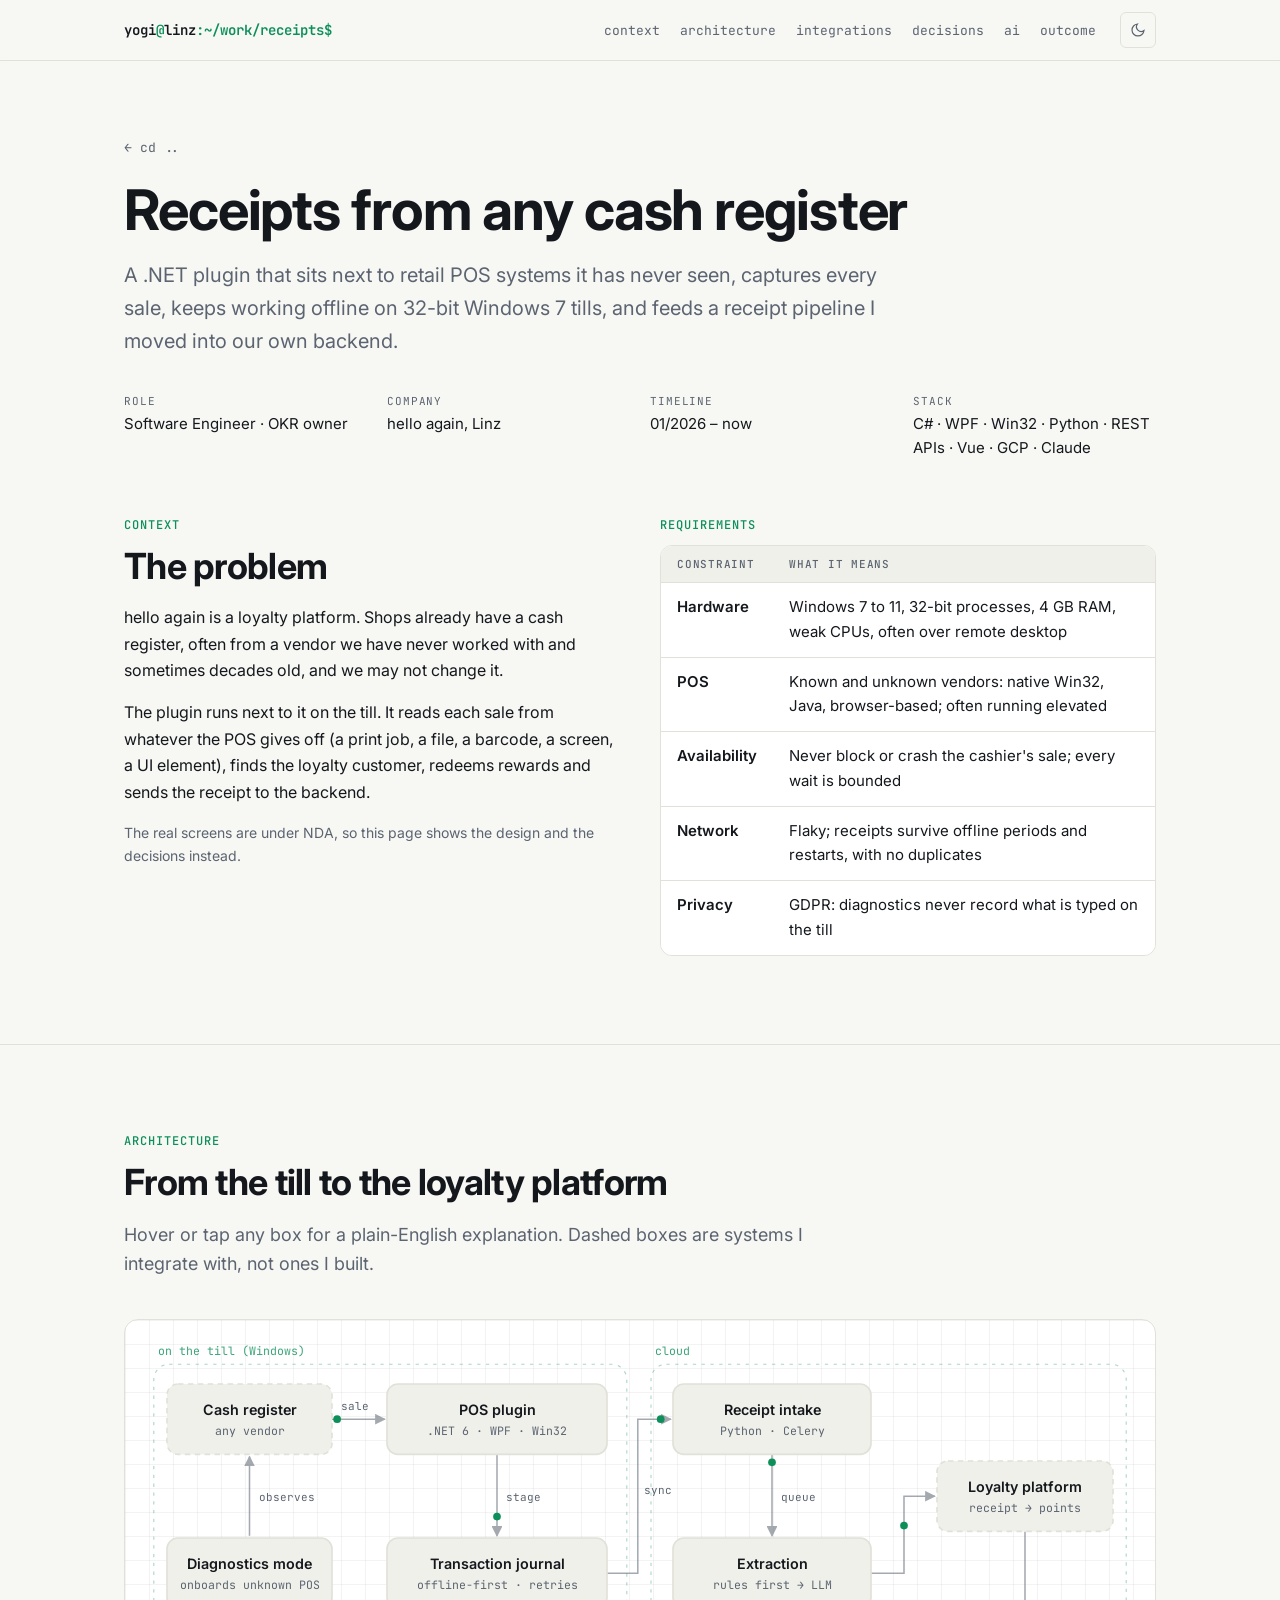
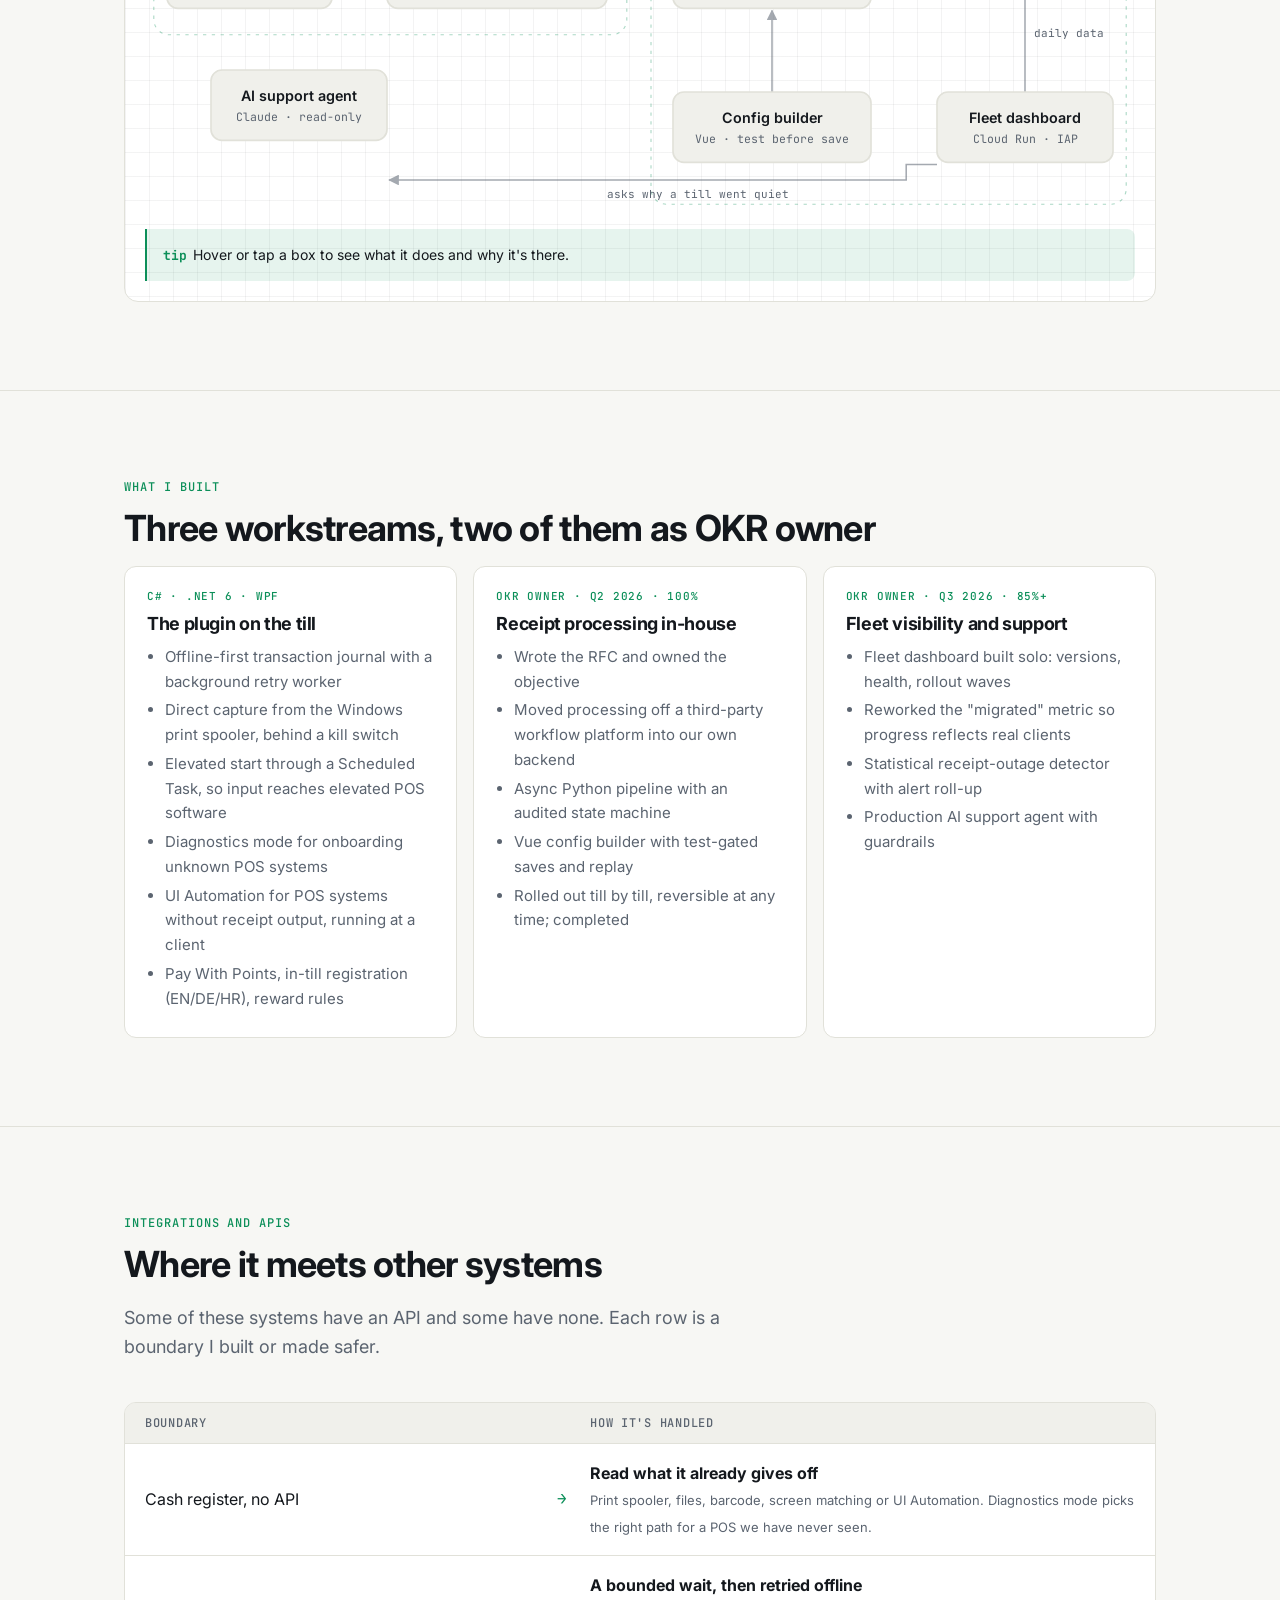
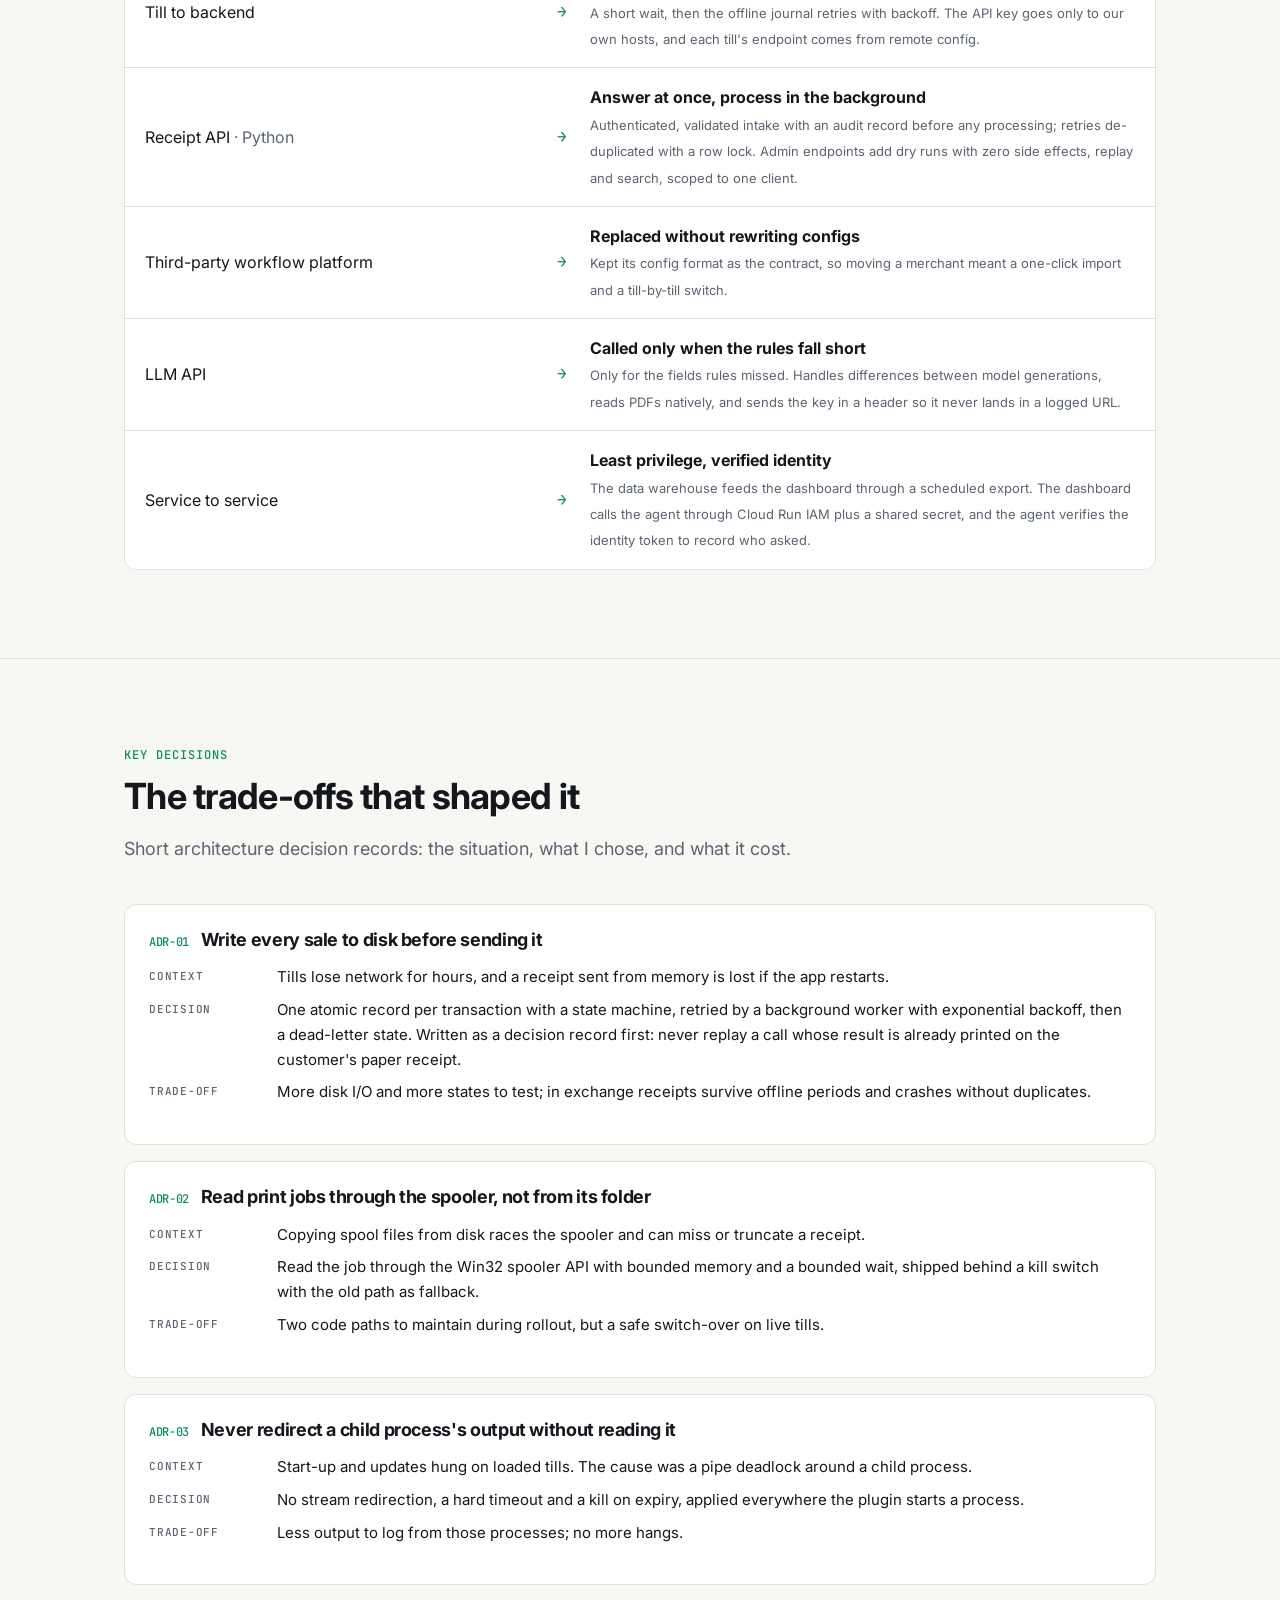
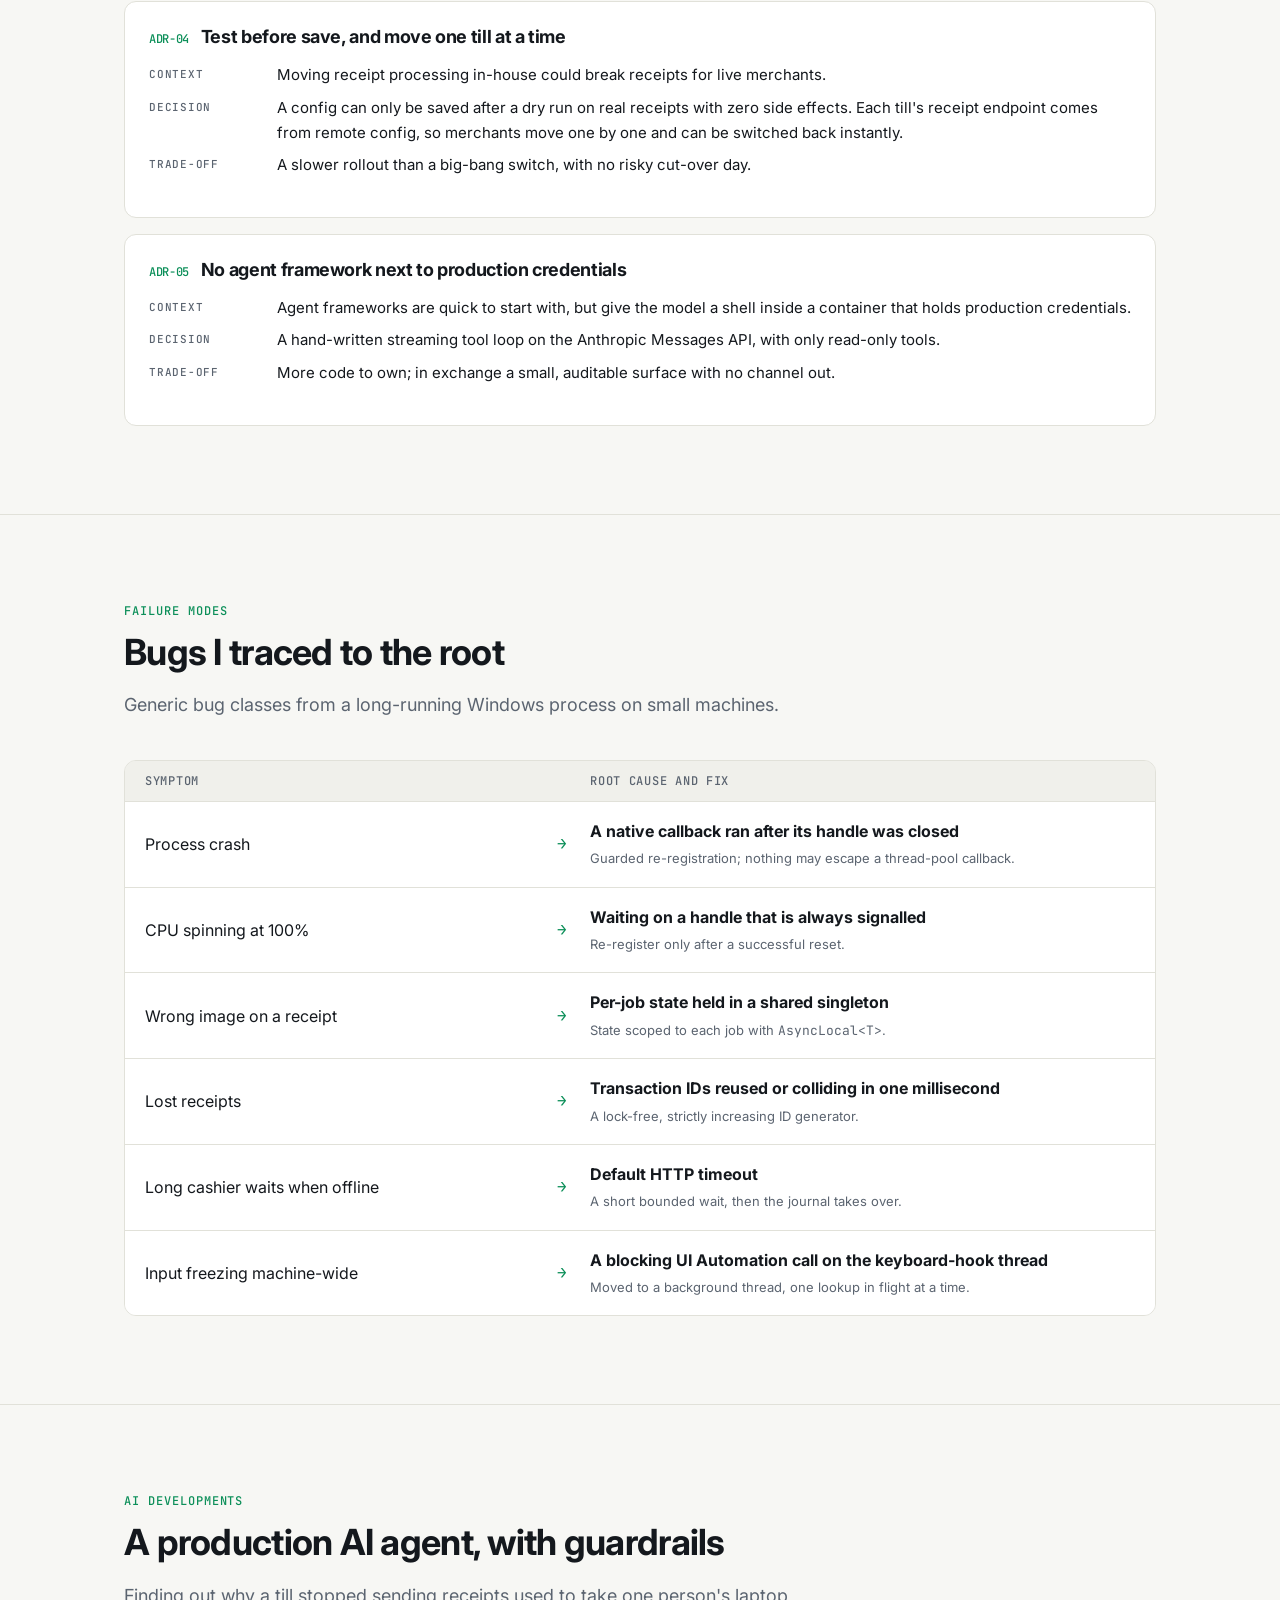
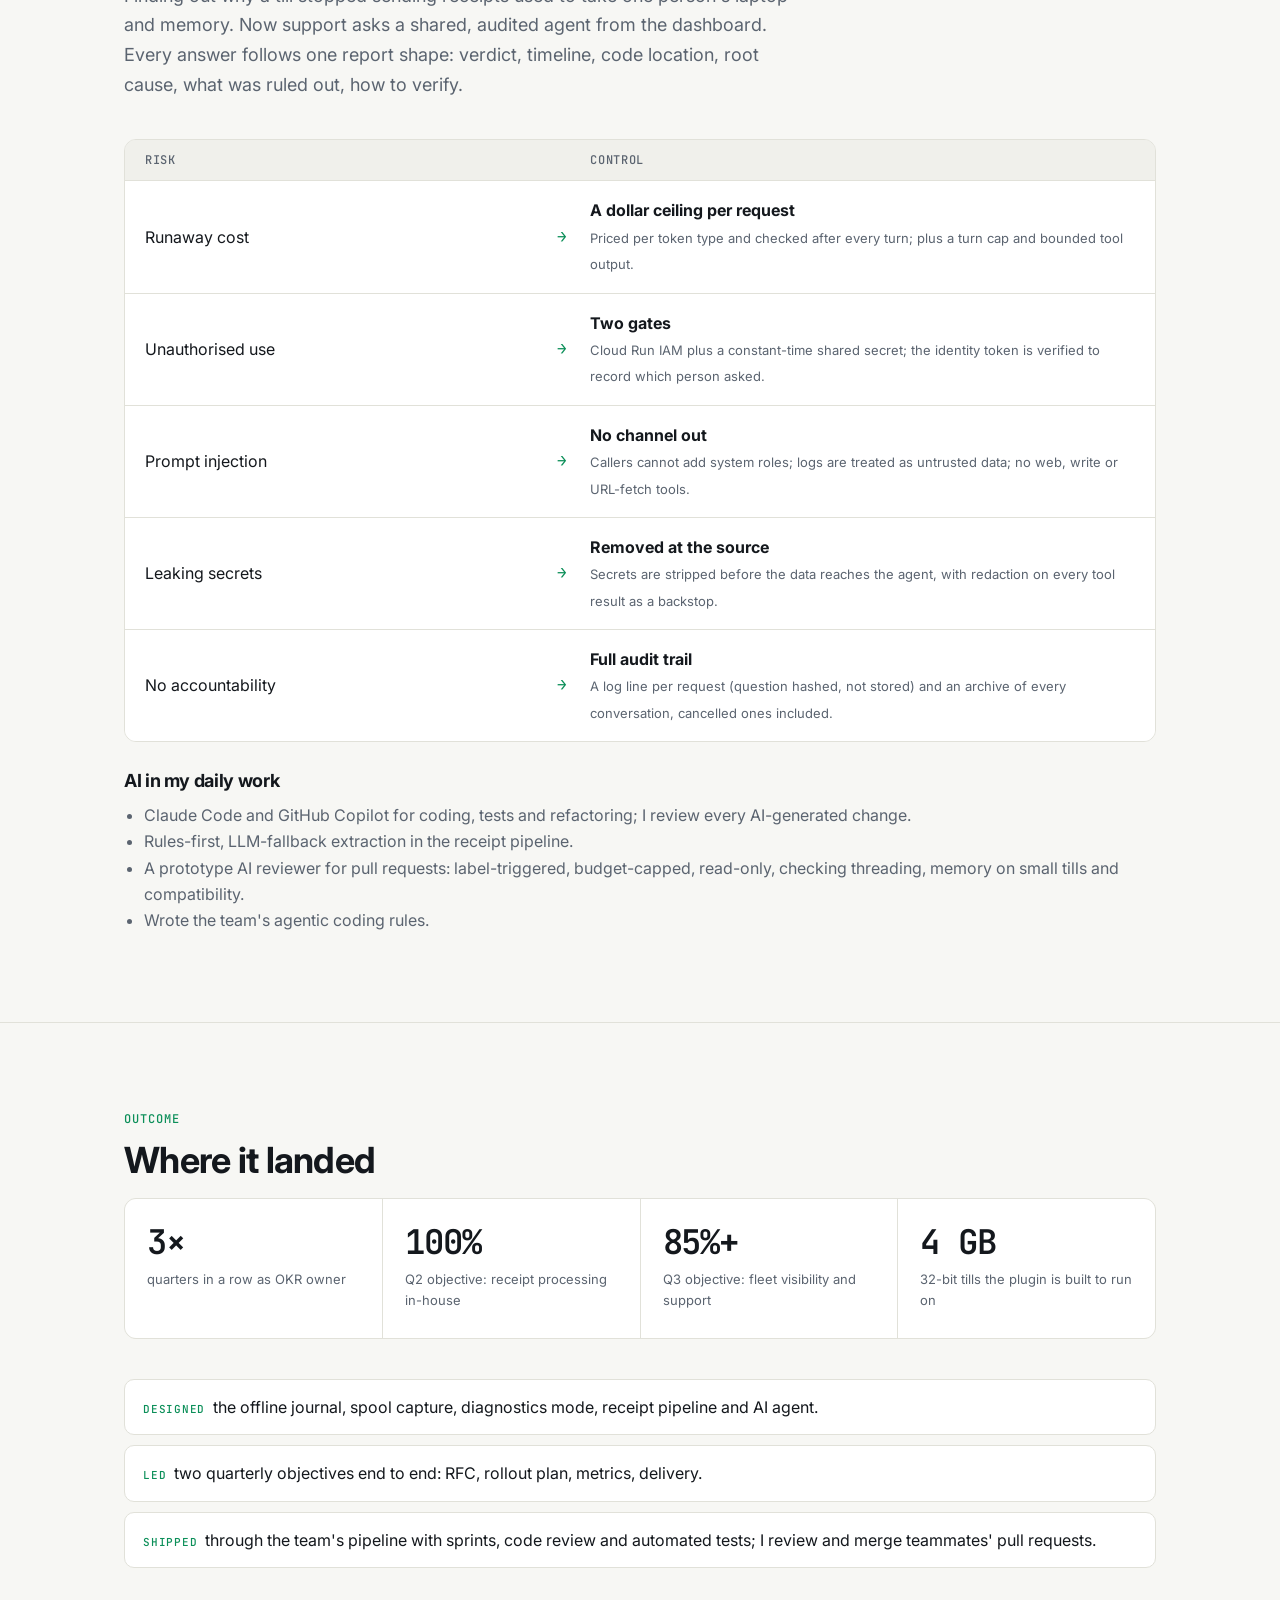
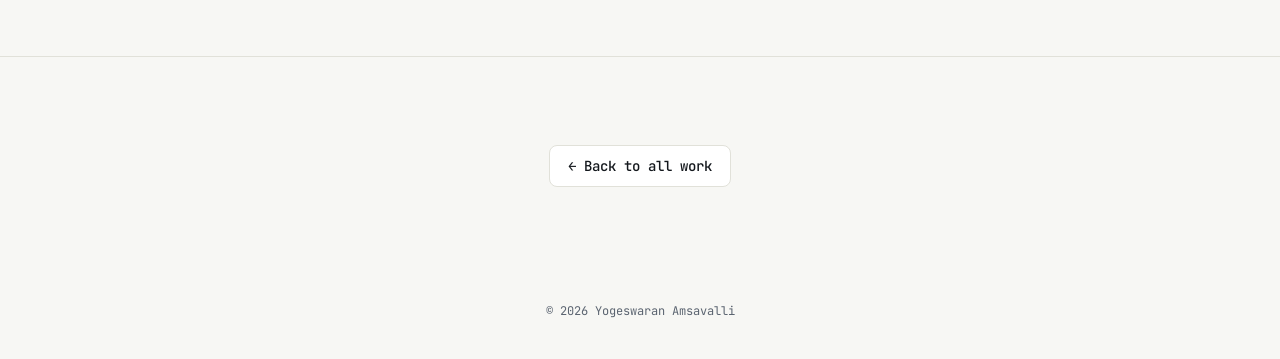
<file: projects/hello-again.html>
<!doctype html>
<html lang="en">
<head>
  <meta charset="utf-8">
  <meta name="viewport" content="width=device-width, initial-scale=1">
  <title>Receipts from any cash register · Yogeswaran Amsavalli</title>
  <meta name="description" content="A .NET POS plugin that captures receipts from cash registers it has never seen, works offline on 32-bit Windows 7 tills, and feeds a receipt pipeline moved in-house.">
  <link rel="icon" href="../assets/favicon.svg" type="image/svg+xml">
  <link rel="icon" href="../assets/favicon-32.png" sizes="32x32">
  <link rel="apple-touch-icon" href="../assets/apple-touch-icon.png">
  <link rel="preconnect" href="https://fonts.googleapis.com">
  <link rel="preconnect" href="https://fonts.gstatic.com" crossorigin>
  <link href="https://fonts.googleapis.com/css2?family=Inter:wght@400;500;600;700&family=JetBrains+Mono:wght@400;500;600&display=swap" rel="stylesheet">
  <script>try{var t=localStorage.getItem("theme");if(t)document.documentElement.dataset.theme=t}catch(e){}</script>
  <link rel="stylesheet" href="../assets/site.css">
</head>
<body>
<a class="skip" href="#context">Skip to content</a>

<nav class="nav">
  <div class="wrap">
    <a class="logo" href="../index.html">yogi<span>@</span>linz<span>:~/work/receipts$</span></a>
    <div class="nav-links">
      <a href="#context">context</a>
      <a href="#architecture">architecture</a>
      <a href="#integrations">integrations</a>
      <a href="#decisions">decisions</a>
      <a href="#ai">ai</a>
      <a href="#outcome">outcome</a>
    </div>
    <button class="theme-btn" aria-label="Toggle light and dark theme"><svg class="i-sun" viewBox="0 0 24 24" aria-hidden="true"><circle cx="12" cy="12" r="4"/><path d="M12 2v2M12 20v2M4.9 4.9l1.4 1.4M17.7 17.7l1.4 1.4M2 12h2M20 12h2M4.9 19.1l1.4-1.4M17.7 6.3l1.4-1.4"/></svg><svg class="i-moon" viewBox="0 0 24 24" aria-hidden="true"><path d="M21 12.8A9 9 0 1 1 11.2 3a7 7 0 0 0 9.8 9.8z"/></svg></button>
  </div>
</nav>

<header class="cs-hero" id="top">
  <div class="wrap">
    <a class="crumb" href="../index.html#work">← cd ..</a>
    <h1>Receipts from any cash register</h1>
    <p class="tagline" style="font-size:20px;color:var(--muted);max-width:760px;margin:0 0 28px">
      A .NET plugin that sits next to retail POS systems it has never seen, captures every sale, keeps working offline on
      32-bit Windows 7 tills, and feeds a receipt pipeline I moved into our own backend.
    </p>
    <div class="facts">
      <div class="fact"><div class="k">Role</div><div class="v">Software Engineer · OKR owner</div></div>
      <div class="fact"><div class="k">Company</div><div class="v">hello again, Linz</div></div>
      <div class="fact"><div class="k">Timeline</div><div class="v">01/2026 – now</div></div>
      <div class="fact"><div class="k">Stack</div><div class="v">C# · WPF · Win32 · Python · REST APIs · Vue · GCP · Claude</div></div>
    </div>
  </div>
</header>

<section id="context" style="padding-top:0">
  <div class="wrap two" style="align-items:start">
    <div class="reveal">
      <p class="eyebrow">Context</p>
      <h2>The problem</h2>
      <p>hello again is a loyalty platform. Shops already have a cash register, often from a vendor we have never worked with and sometimes decades old, and we may not change it.</p>
      <p>The plugin runs next to it on the till. It reads each sale from whatever the POS gives off (a print job, a file, a barcode, a screen, a UI element), finds the loyalty customer, redeems rewards and sends the receipt to the backend.</p>
      <p class="muted" style="font-size:14px">The real screens are under NDA, so this page shows the design and the decisions instead.</p>
    </div>
    <div class="reveal">
      <p class="eyebrow">Requirements</p>
      <div class="tbl-wrap"><table class="tbl">
        <tr><th>Constraint</th><th>What it means</th></tr>
        <tr><td>Hardware</td><td>Windows 7 to 11, 32-bit processes, 4 GB RAM, weak CPUs, often over remote desktop</td></tr>
        <tr><td>POS</td><td>Known and unknown vendors: native Win32, Java, browser-based; often running elevated</td></tr>
        <tr><td>Availability</td><td>Never block or crash the cashier's sale; every wait is bounded</td></tr>
        <tr><td>Network</td><td>Flaky; receipts survive offline periods and restarts, with no duplicates</td></tr>
        <tr><td>Privacy</td><td>GDPR: diagnostics never record what is typed on the till</td></tr>
      </table></div>
    </div>
  </div>
</section>

<section id="architecture">
  <div class="wrap">
    <div class="reveal">
      <p class="eyebrow">Architecture</p>
      <h2>From the till to the loyalty platform</h2>
      <p class="lead">Hover or tap any box for a plain-English explanation. Dashed boxes are systems I integrate with, not ones I built.</p>
    </div>
    <div class="diagram-box reveal">
      <div class="diagram-scroll">
      <svg class="diagram" viewBox="0 0 900 430" role="img" aria-label="Architecture: cash register, POS plugin, transaction journal, receipt pipeline, loyalty platform, config builder, fleet dashboard and AI support agent">
        <defs>
          <marker id="arr" viewBox="0 0 10 10" refX="9" refY="5" markerWidth="7" markerHeight="7" orient="auto-start-reverse">
            <path d="M0 0 L10 5 L0 10 z" fill="var(--muted)"/>
          </marker>
        </defs>
        <rect class="group" x="8" y="22" width="430" height="246" rx="14"/>
        <text class="group-label" x="12" y="14">on the till (Windows)</text>
        <rect class="group" x="460" y="22" width="432" height="400" rx="14"/>
        <text class="group-label" x="464" y="14">cloud</text>

        <path id="e1" class="edge" d="M170 72 H218" marker-end="url(#arr)"/>
        <path id="e2" class="edge" d="M320 104 V178" marker-end="url(#arr)"/>
        <path id="e3" class="edge" d="M420 212 H448 V72 H478" marker-end="url(#arr)"/>
        <path id="e4" class="edge" d="M570 104 V178" marker-end="url(#arr)"/>
        <path id="e5" class="edge" d="M660 212 H690 V142 H718" marker-end="url(#arr)"/>
        <path id="e6" class="edge" d="M570 320 V246" marker-end="url(#arr)"/>
        <path id="e7" class="edge" d="M95 178 V106" marker-end="url(#arr)"/>
        <path id="e8" class="edge" d="M800 174 V352 H762" marker-end="url(#arr)"/>
        <path id="e9" class="edge" d="M720 386 H692 V400 H222" marker-end="url(#arr)"/>

        <text class="edge-label" x="178" y="64">sale</text>
        <text class="edge-label" x="328" y="146">stage</text>
        <text class="edge-label" x="454" y="140">sync</text>
        <text class="edge-label" x="578" y="146">queue</text>
        <text class="edge-label" x="104" y="146">observes</text>
        <text class="edge-label" x="808" y="270">daily data</text>
        <text class="edge-label" x="420" y="416">asks why a till went quiet</text>

        <circle class="flow" r="3.5"><animateMotion dur="1.2s" repeatCount="indefinite"><mpath href="#e1"/></animateMotion></circle>
        <circle class="flow" r="3.5"><animateMotion dur="1.2s" begin="0.4s" repeatCount="indefinite"><mpath href="#e2"/></animateMotion></circle>
        <circle class="flow" r="3.5"><animateMotion dur="1.8s" begin="0.8s" repeatCount="indefinite"><mpath href="#e3"/></animateMotion></circle>
        <circle class="flow" r="3.5"><animateMotion dur="1.2s" begin="1.2s" repeatCount="indefinite"><mpath href="#e4"/></animateMotion></circle>
        <circle class="flow" r="3.5"><animateMotion dur="1.6s" begin="1.6s" repeatCount="indefinite"><mpath href="#e5"/></animateMotion></circle>

        <g class="node ext" tabindex="0" data-name="Cash register" data-info="The shop's existing POS software. We never modify it; the plugin reads what it prints, writes or shows.">
          <rect x="20" y="40" width="150" height="64" rx="10"/><text x="95" y="68" text-anchor="middle">Cash register</text><text class="sub" x="95" y="86" text-anchor="middle">any vendor</text>
        </g>
        <g class="node" tabindex="0" data-name="POS plugin" data-info="C#/.NET 6 with a WPF UI in MVVM. Captures each sale through five paths: print spooler, files, barcode, screen matching and Windows UI Automation for POS systems with no usable receipt.">
          <rect x="220" y="40" width="200" height="64" rx="10"/><text x="320" y="68" text-anchor="middle">POS plugin</text><text class="sub" x="320" y="86" text-anchor="middle">.NET 6 · WPF · Win32</text>
        </g>
        <g class="node" tabindex="0" data-name="Diagnostics mode" data-info="One session on a live till shows how to integrate a POS we have never seen: which receipt parser works best, which files it writes, the scanner's key pattern and a map of its screen elements.">
          <rect x="20" y="180" width="150" height="64" rx="10"/><text x="95" y="208" text-anchor="middle">Diagnostics mode</text><text class="sub" x="95" y="226" text-anchor="middle">onboards unknown POS</text>
        </g>
        <g class="node" tabindex="0" data-name="Transaction journal" data-info="Every sale is written to disk first, atomically, with its own state machine. A background worker retries with backoff when the network is back, and recovers after a crash. Nothing already printed on the paper receipt is ever replayed.">
          <rect x="220" y="180" width="200" height="64" rx="10"/><text x="320" y="208" text-anchor="middle">Transaction journal</text><text class="sub" x="320" y="226" text-anchor="middle">offline-first · retries</text>
        </g>
        <g class="node" tabindex="0" data-name="Receipt intake API" data-info="Python REST API with Celery workers. Answers the till at once, then processes in the background. An audit record is written before processing, so even a crash stays visible; retries are de-duplicated with a row lock.">
          <rect x="480" y="40" width="180" height="64" rx="10"/><text x="570" y="68" text-anchor="middle">Receipt intake</text><text class="sub" x="570" y="86" text-anchor="middle">Python · Celery</text>
        </g>
        <g class="node" tabindex="0" data-name="Extraction" data-info="Rules run first. The LLM is called only for the fields the rules missed, and skipped completely when nothing is missing. PDF receipts are read natively.">
          <rect x="480" y="180" width="180" height="64" rx="10"/><text x="570" y="208" text-anchor="middle">Extraction</text><text class="sub" x="570" y="226" text-anchor="middle">rules first → LLM</text>
        </g>
        <g class="node ext" tabindex="0" data-name="Loyalty platform" data-info="The existing hello again platform: receipts become loyalty points and rewards for the shopper.">
          <rect x="720" y="110" width="160" height="64" rx="10"/><text x="800" y="138" text-anchor="middle">Loyalty platform</text><text class="sub" x="800" y="156" text-anchor="middle">receipt → points</text>
        </g>
        <g class="node" tabindex="0" data-name="Config builder" data-info="Vue, in the admin dashboard. Import an existing config in one click, test a change on real receipts with zero side effects before it can be saved, replay any receipt.">
          <rect x="480" y="320" width="180" height="64" rx="10"/><text x="570" y="348" text-anchor="middle">Config builder</text><text class="sub" x="570" y="366" text-anchor="middle">Vue · test before save</text>
        </g>
        <g class="node" tabindex="0" data-name="Fleet dashboard" data-info="Vue + FastAPI on Cloud Run behind Identity-Aware Proxy. Plugin versions, terminal health, rollout waves and a statistical detector for tills that stop sending receipts.">
          <rect x="720" y="320" width="160" height="64" rx="10"/><text x="800" y="348" text-anchor="middle">Fleet dashboard</text><text class="sub" x="800" y="366" text-anchor="middle">Cloud Run · IAP</text>
        </g>
        <g class="node" tabindex="0" data-name="AI support agent" data-info="Claude on Cloud Run with read-only tools over logs, source code, configuration and past investigations. A cost ceiling, a turn cap and a full audit trail on every request.">
          <rect x="60" y="300" width="160" height="64" rx="10"/><text x="140" y="328" text-anchor="middle">AI support agent</text><text class="sub" x="140" y="346" text-anchor="middle">Claude · read-only</text>
        </g>
      </svg>
      </div>
      <div class="diagram-info"><b>tip</b>Hover or tap a box to see what it does and why it's there.</div>
    </div>
  </div>
</section>

<section>
  <div class="wrap">
    <div class="reveal">
      <p class="eyebrow">What I built</p>
      <h2>Three workstreams, two of them as OKR owner</h2>
    </div>
    <div class="streams reveal">
      <div class="stream">
        <div class="k">C# · .NET 6 · WPF</div>
        <h3>The plugin on the till</h3>
        <ul>
          <li>Offline-first transaction journal with a background retry worker</li>
          <li>Direct capture from the Windows print spooler, behind a kill switch</li>
          <li>Elevated start through a Scheduled Task, so input reaches elevated POS software</li>
          <li>Diagnostics mode for onboarding unknown POS systems</li>
          <li>UI Automation for POS systems without receipt output, running at a client</li>
          <li>Pay With Points, in-till registration (EN/DE/HR), reward rules</li>
        </ul>
      </div>
      <div class="stream">
        <div class="k">OKR owner · Q2 2026 · 100%</div>
        <h3>Receipt processing in-house</h3>
        <ul>
          <li>Wrote the RFC and owned the objective</li>
          <li>Moved processing off a third-party workflow platform into our own backend</li>
          <li>Async Python pipeline with an audited state machine</li>
          <li>Vue config builder with test-gated saves and replay</li>
          <li>Rolled out till by till, reversible at any time; completed</li>
        </ul>
      </div>
      <div class="stream">
        <div class="k">OKR owner · Q3 2026 · 85%+</div>
        <h3>Fleet visibility and support</h3>
        <ul>
          <li>Fleet dashboard built solo: versions, health, rollout waves</li>
          <li>Reworked the "migrated" metric so progress reflects real clients</li>
          <li>Statistical receipt-outage detector with alert roll-up</li>
          <li>Production AI support agent with guardrails</li>
        </ul>
      </div>
    </div>
  </div>
</section>

<section id="integrations">
  <div class="wrap">
    <div class="reveal">
      <p class="eyebrow">Integrations and APIs</p>
      <h2>Where it meets other systems</h2>
      <p class="lead">Some of these systems have an API and some have none. Each row is a boundary I built or made safer.</p>
    </div>
    <div class="threats reveal">
      <div class="threat threat-head"><span>Boundary</span><span></span><span>How it's handled</span></div>
      <div class="threat"><div>Cash register, no API</div><div class="arrow">→</div><div class="def"><b>Read what it already gives off</b><span>Print spooler, files, barcode, screen matching or UI Automation. Diagnostics mode picks the right path for a POS we have never seen.</span></div></div>
      <div class="threat"><div>Till to backend</div><div class="arrow">→</div><div class="def"><b>A bounded wait, then retried offline</b><span>A short wait, then the offline journal retries with backoff. The API key goes only to our own hosts, and each till's endpoint comes from remote config.</span></div></div>
      <div class="threat"><div>Receipt API <span class="muted">· Python</span></div><div class="arrow">→</div><div class="def"><b>Answer at once, process in the background</b><span>Authenticated, validated intake with an audit record before any processing; retries de-duplicated with a row lock. Admin endpoints add dry runs with zero side effects, replay and search, scoped to one client.</span></div></div>
      <div class="threat"><div>Third-party workflow platform</div><div class="arrow">→</div><div class="def"><b>Replaced without rewriting configs</b><span>Kept its config format as the contract, so moving a merchant meant a one-click import and a till-by-till switch.</span></div></div>
      <div class="threat"><div>LLM API</div><div class="arrow">→</div><div class="def"><b>Called only when the rules fall short</b><span>Only for the fields rules missed. Handles differences between model generations, reads PDFs natively, and sends the key in a header so it never lands in a logged URL.</span></div></div>
      <div class="threat"><div>Service to service</div><div class="arrow">→</div><div class="def"><b>Least privilege, verified identity</b><span>The data warehouse feeds the dashboard through a scheduled export. The dashboard calls the agent through Cloud Run IAM plus a shared secret, and the agent verifies the identity token to record who asked.</span></div></div>
    </div>
  </div>
</section>

<section id="decisions">
  <div class="wrap">
    <div class="reveal">
      <p class="eyebrow">Key decisions</p>
      <h2>The trade-offs that shaped it</h2>
      <p class="lead">Short architecture decision records: the situation, what I chose, and what it cost.</p>
    </div>
    <div class="adr">
      <div class="adr-item reveal">
        <h3><span class="n">ADR-01</span>Write every sale to disk before sending it</h3>
        <dl class="adr-grid">
          <dt>Context</dt><dd>Tills lose network for hours, and a receipt sent from memory is lost if the app restarts.</dd>
          <dt>Decision</dt><dd>One atomic record per transaction with a state machine, retried by a background worker with exponential backoff, then a dead-letter state. Written as a decision record first: never replay a call whose result is already printed on the customer's paper receipt.</dd>
          <dt>Trade-off</dt><dd>More disk I/O and more states to test; in exchange receipts survive offline periods and crashes without duplicates.</dd>
        </dl>
      </div>
      <div class="adr-item reveal">
        <h3><span class="n">ADR-02</span>Read print jobs through the spooler, not from its folder</h3>
        <dl class="adr-grid">
          <dt>Context</dt><dd>Copying spool files from disk races the spooler and can miss or truncate a receipt.</dd>
          <dt>Decision</dt><dd>Read the job through the Win32 spooler API with bounded memory and a bounded wait, shipped behind a kill switch with the old path as fallback.</dd>
          <dt>Trade-off</dt><dd>Two code paths to maintain during rollout, but a safe switch-over on live tills.</dd>
        </dl>
      </div>
      <div class="adr-item reveal">
        <h3><span class="n">ADR-03</span>Never redirect a child process's output without reading it</h3>
        <dl class="adr-grid">
          <dt>Context</dt><dd>Start-up and updates hung on loaded tills. The cause was a pipe deadlock around a child process.</dd>
          <dt>Decision</dt><dd>No stream redirection, a hard timeout and a kill on expiry, applied everywhere the plugin starts a process.</dd>
          <dt>Trade-off</dt><dd>Less output to log from those processes; no more hangs.</dd>
        </dl>
      </div>
      <div class="adr-item reveal">
        <h3><span class="n">ADR-04</span>Test before save, and move one till at a time</h3>
        <dl class="adr-grid">
          <dt>Context</dt><dd>Moving receipt processing in-house could break receipts for live merchants.</dd>
          <dt>Decision</dt><dd>A config can only be saved after a dry run on real receipts with zero side effects. Each till's receipt endpoint comes from remote config, so merchants move one by one and can be switched back instantly.</dd>
          <dt>Trade-off</dt><dd>A slower rollout than a big-bang switch, with no risky cut-over day.</dd>
        </dl>
      </div>
      <div class="adr-item reveal">
        <h3><span class="n">ADR-05</span>No agent framework next to production credentials</h3>
        <dl class="adr-grid">
          <dt>Context</dt><dd>Agent frameworks are quick to start with, but give the model a shell inside a container that holds production credentials.</dd>
          <dt>Decision</dt><dd>A hand-written streaming tool loop on the Anthropic Messages API, with only read-only tools.</dd>
          <dt>Trade-off</dt><dd>More code to own; in exchange a small, auditable surface with no channel out.</dd>
        </dl>
      </div>
    </div>
  </div>
</section>

<section>
  <div class="wrap">
    <div class="reveal">
      <p class="eyebrow">Failure modes</p>
      <h2>Bugs I traced to the root</h2>
      <p class="lead">Generic bug classes from a long-running Windows process on small machines.</p>
    </div>
    <div class="threats reveal">
      <div class="threat threat-head"><span>Symptom</span><span></span><span>Root cause and fix</span></div>
      <div class="threat"><div>Process crash</div><div class="arrow">→</div><div class="def"><b>A native callback ran after its handle was closed</b><span>Guarded re-registration; nothing may escape a thread-pool callback.</span></div></div>
      <div class="threat"><div>CPU spinning at 100%</div><div class="arrow">→</div><div class="def"><b>Waiting on a handle that is always signalled</b><span>Re-register only after a successful reset.</span></div></div>
      <div class="threat"><div>Wrong image on a receipt</div><div class="arrow">→</div><div class="def"><b>Per-job state held in a shared singleton</b><span>State scoped to each job with <span class="mono">AsyncLocal&lt;T&gt;</span>.</span></div></div>
      <div class="threat"><div>Lost receipts</div><div class="arrow">→</div><div class="def"><b>Transaction IDs reused or colliding in one millisecond</b><span>A lock-free, strictly increasing ID generator.</span></div></div>
      <div class="threat"><div>Long cashier waits when offline</div><div class="arrow">→</div><div class="def"><b>Default HTTP timeout</b><span>A short bounded wait, then the journal takes over.</span></div></div>
      <div class="threat"><div>Input freezing machine-wide</div><div class="arrow">→</div><div class="def"><b>A blocking UI Automation call on the keyboard-hook thread</b><span>Moved to a background thread, one lookup in flight at a time.</span></div></div>
    </div>
  </div>
</section>

<section id="ai">
  <div class="wrap">
    <div class="reveal">
      <p class="eyebrow">AI developments</p>
      <h2>A production AI agent, with guardrails</h2>
      <p class="lead">Finding out why a till stopped sending receipts used to take one person's laptop and memory. Now support asks a shared, audited agent from the dashboard. Every answer follows one report shape: verdict, timeline, code location, root cause, what was ruled out, how to verify.</p>
    </div>
    <div class="threats reveal">
      <div class="threat threat-head"><span>Risk</span><span></span><span>Control</span></div>
      <div class="threat"><div>Runaway cost</div><div class="arrow">→</div><div class="def"><b>A dollar ceiling per request</b><span>Priced per token type and checked after every turn; plus a turn cap and bounded tool output.</span></div></div>
      <div class="threat"><div>Unauthorised use</div><div class="arrow">→</div><div class="def"><b>Two gates</b><span>Cloud Run IAM plus a constant-time shared secret; the identity token is verified to record which person asked.</span></div></div>
      <div class="threat"><div>Prompt injection</div><div class="arrow">→</div><div class="def"><b>No channel out</b><span>Callers cannot add system roles; logs are treated as untrusted data; no web, write or URL-fetch tools.</span></div></div>
      <div class="threat"><div>Leaking secrets</div><div class="arrow">→</div><div class="def"><b>Removed at the source</b><span>Secrets are stripped before the data reaches the agent, with redaction on every tool result as a backstop.</span></div></div>
      <div class="threat"><div>No accountability</div><div class="arrow">→</div><div class="def"><b>Full audit trail</b><span>A log line per request (question hashed, not stored) and an archive of every conversation, cancelled ones included.</span></div></div>
    </div>
    <div class="reveal" style="margin-top:28px">
      <h3 style="margin-bottom:10px">AI in my daily work</h3>
      <ul class="muted" style="margin:0;padding-left:20px">
        <li>Claude Code and GitHub Copilot for coding, tests and refactoring; I review every AI-generated change.</li>
        <li>Rules-first, LLM-fallback extraction in the receipt pipeline.</li>
        <li>A prototype AI reviewer for pull requests: label-triggered, budget-capped, read-only, checking threading, memory on small tills and compatibility.</li>
        <li>Wrote the team's agentic coding rules.</li>
      </ul>
    </div>
  </div>
</section>

<section id="outcome">
  <div class="wrap">
    <div class="reveal">
      <p class="eyebrow">Outcome</p>
      <h2>Where it landed</h2>
    </div>
    <div class="stats reveal" style="margin-bottom:40px">
      <div class="stat"><div class="num">3×</div><div class="label">quarters in a row as OKR owner</div></div>
      <div class="stat"><div class="num">100%</div><div class="label">Q2 objective: receipt processing in-house</div></div>
      <div class="stat"><div class="num">85%+</div><div class="label">Q3 objective: fleet visibility and support</div></div>
      <div class="stat"><div class="num">4 GB</div><div class="label">32-bit tills the plugin is built to run on</div></div>
    </div>
    <ul class="role reveal">
      <li><b>Designed</b>the offline journal, spool capture, diagnostics mode, receipt pipeline and AI agent.</li>
      <li><b>Led</b>two quarterly objectives end to end: RFC, rollout plan, metrics, delivery.</li>
      <li><b>Shipped</b>through the team's pipeline with sprints, code review and automated tests; I review and merge teammates' pull requests.</li>
    </ul>
  </div>
</section>

<section class="contact">
  <div class="wrap reveal">
    <a class="btn" href="../index.html#work">← Back to all work</a>
  </div>
</section>

<footer>
  <div class="wrap">© 2026 Yogeswaran Amsavalli</div>
</footer>

<script src="../assets/site.js"></script>
</body>
</html>
</file>
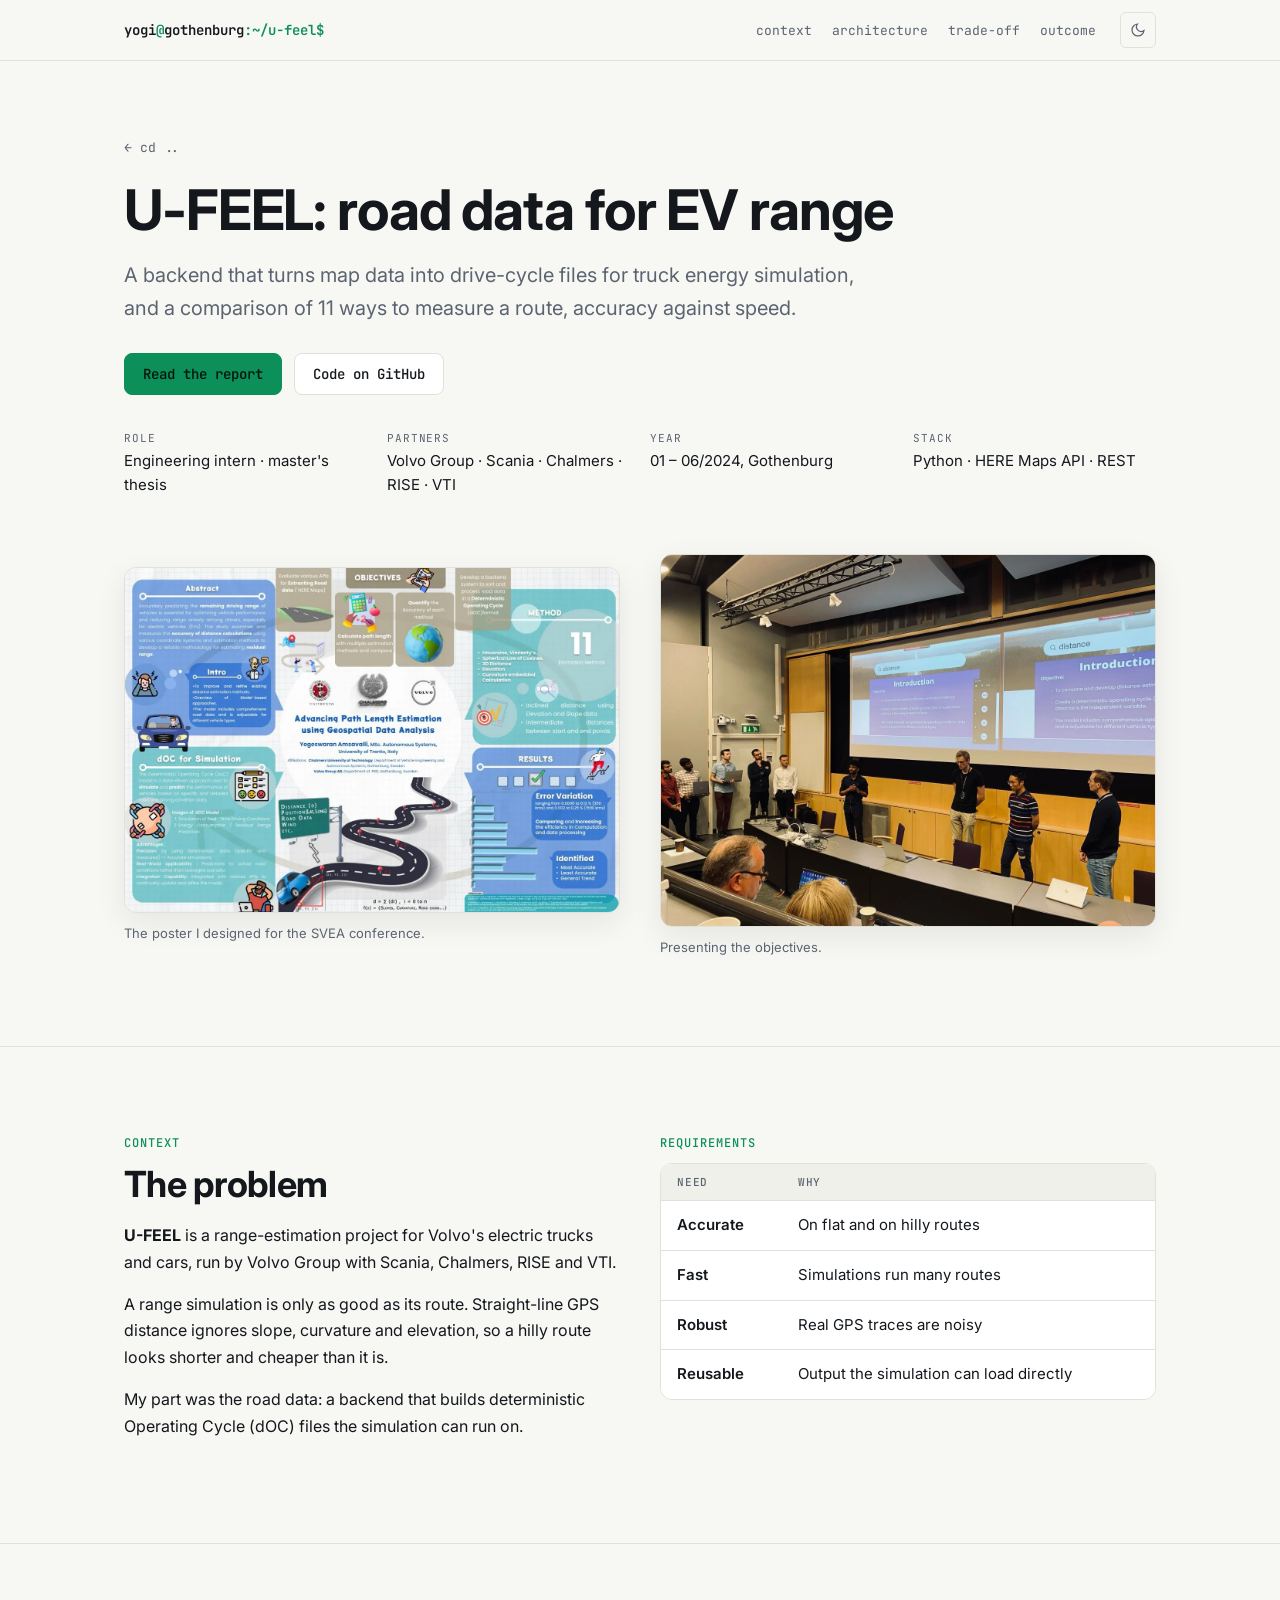
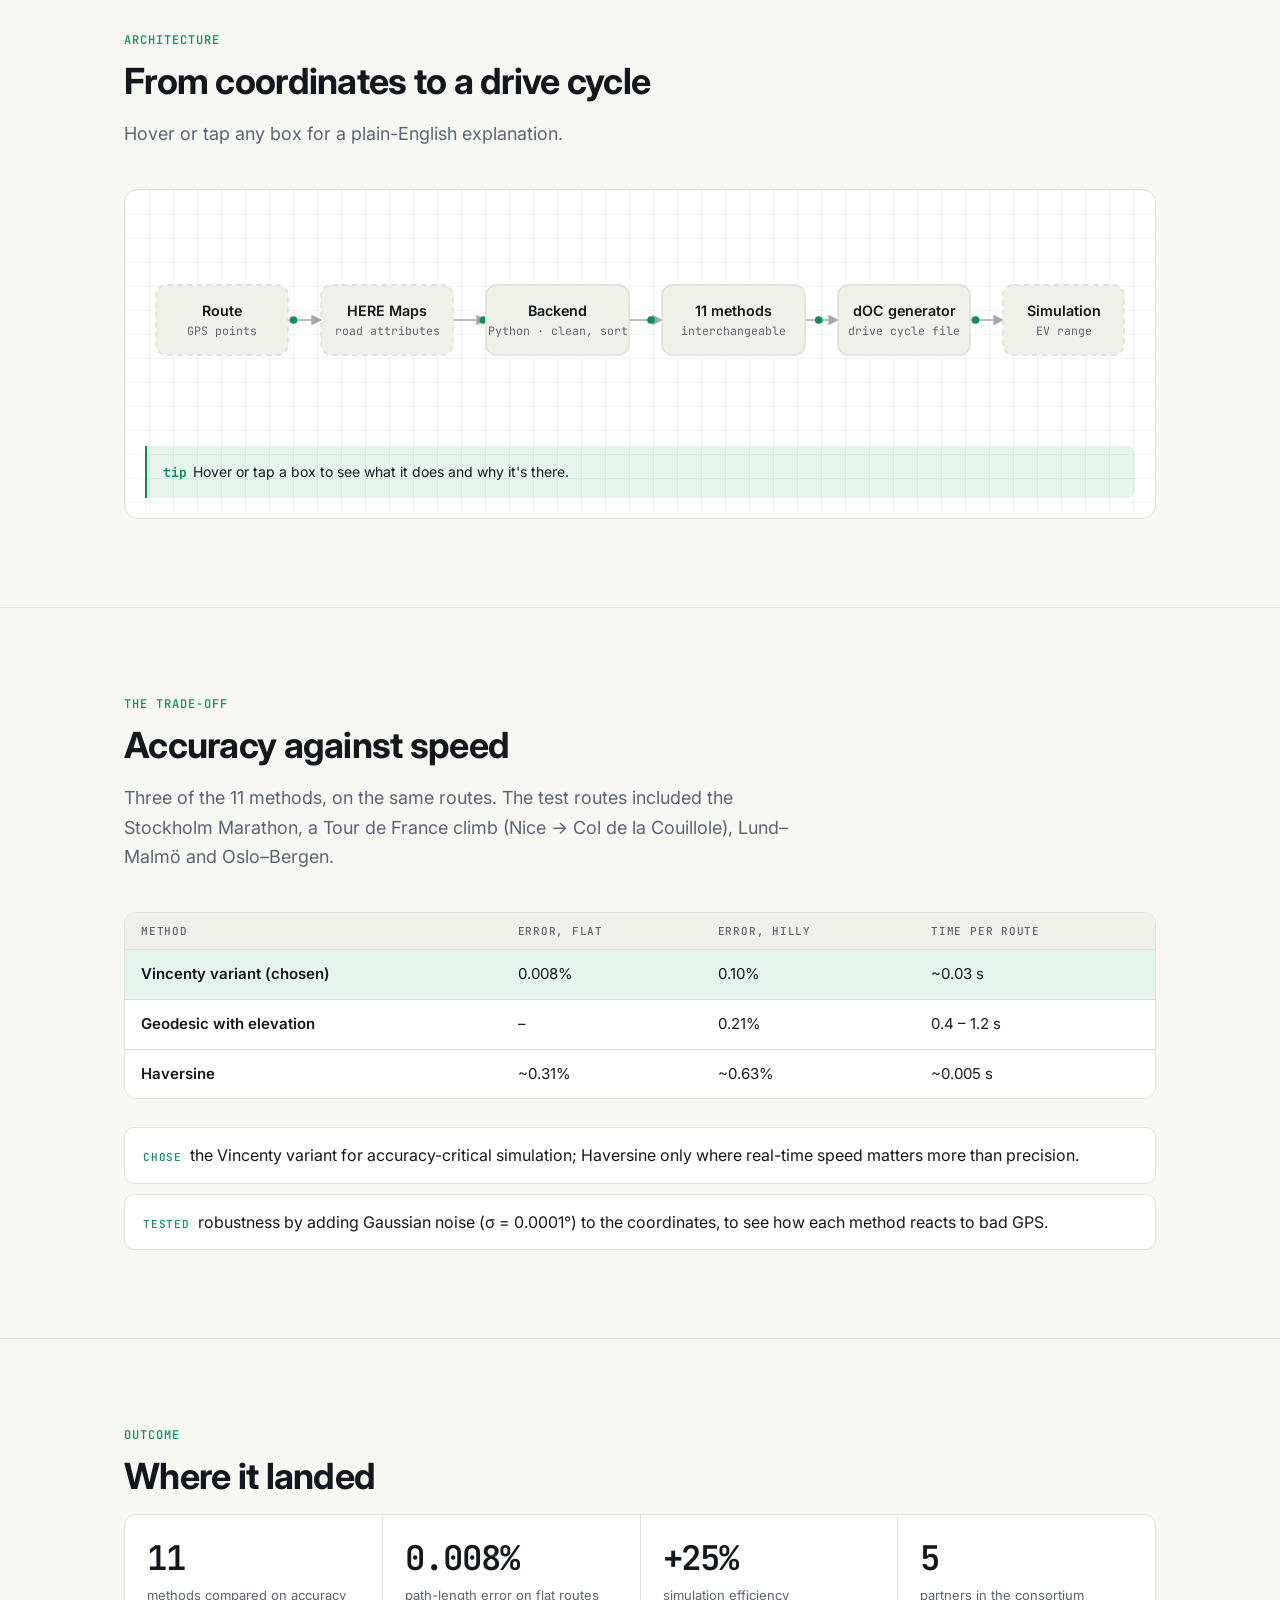
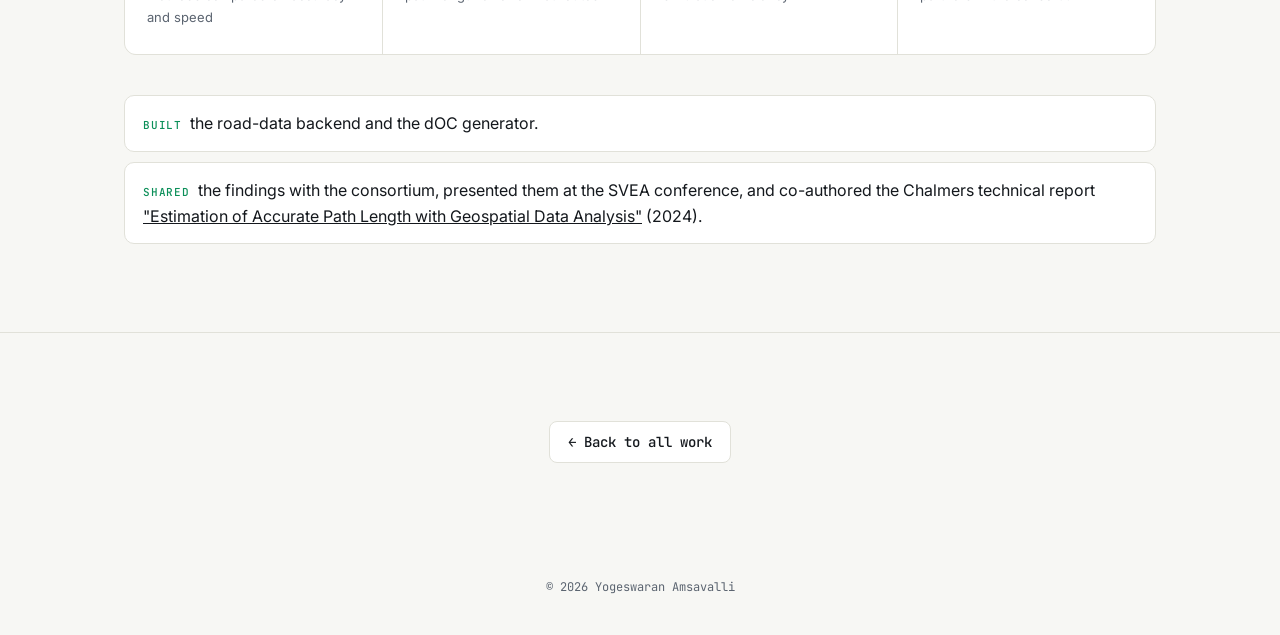
<file: projects/u-feel.html>
<!doctype html>
<html lang="en">
<head>
  <meta charset="utf-8">
  <meta name="viewport" content="width=device-width, initial-scale=1">
  <title>U-FEEL: road data for EV range · Yogeswaran Amsavalli</title>
  <meta name="description" content="A backend that turns HERE Maps data into drive-cycle files for truck energy simulation, comparing 11 path-length methods. Volvo Group and Chalmers, 2024.">
  <link rel="icon" href="../assets/favicon.svg" type="image/svg+xml">
  <link rel="icon" href="../assets/favicon-32.png" sizes="32x32">
  <link rel="apple-touch-icon" href="../assets/apple-touch-icon.png">
  <link rel="preconnect" href="https://fonts.googleapis.com">
  <link rel="preconnect" href="https://fonts.gstatic.com" crossorigin>
  <link href="https://fonts.googleapis.com/css2?family=Inter:wght@400;500;600;700&family=JetBrains+Mono:wght@400;500;600&display=swap" rel="stylesheet">
  <script>try{var t=localStorage.getItem("theme");if(t)document.documentElement.dataset.theme=t}catch(e){}</script>
  <link rel="stylesheet" href="../assets/site.css">
</head>
<body>
<a class="skip" href="#context">Skip to content</a>

<nav class="nav">
  <div class="wrap">
    <a class="logo" href="../index.html">yogi<span>@</span>gothenburg<span>:~/u-feel$</span></a>
    <div class="nav-links">
      <a href="#context">context</a>
      <a href="#architecture">architecture</a>
      <a href="#tradeoff">trade-off</a>
      <a href="#outcome">outcome</a>
    </div>
    <button class="theme-btn" aria-label="Toggle light and dark theme"><svg class="i-sun" viewBox="0 0 24 24" aria-hidden="true"><circle cx="12" cy="12" r="4"/><path d="M12 2v2M12 20v2M4.9 4.9l1.4 1.4M17.7 17.7l1.4 1.4M2 12h2M20 12h2M4.9 19.1l1.4-1.4M17.7 6.3l1.4-1.4"/></svg><svg class="i-moon" viewBox="0 0 24 24" aria-hidden="true"><path d="M21 12.8A9 9 0 1 1 11.2 3a7 7 0 0 0 9.8 9.8z"/></svg></button>
  </div>
</nav>

<header class="cs-hero" id="top">
  <div class="wrap">
    <a class="crumb" href="../index.html#work">← cd ..</a>
    <h1>U-FEEL: road data for EV range</h1>
    <p class="tagline" style="font-size:20px;color:var(--muted);max-width:760px;margin:0 0 28px">
      A backend that turns map data into drive-cycle files for truck energy simulation, and a comparison of 11 ways to
      measure a route, accuracy against speed.
    </p>
    <div class="btns">
      <a class="btn primary" href="https://research.chalmers.se/en/publication/541772">Read the report</a>
      <a class="btn" href="https://github.com/YogiOnCode/DOC_model_road_data_tool">Code on GitHub</a>
    </div>
    <div class="facts">
      <div class="fact"><div class="k">Role</div><div class="v">Engineering intern · master's thesis</div></div>
      <div class="fact"><div class="k">Partners</div><div class="v">Volvo Group · Scania · Chalmers · RISE · VTI</div></div>
      <div class="fact"><div class="k">Year</div><div class="v">01 – 06/2024, Gothenburg</div></div>
      <div class="fact"><div class="k">Stack</div><div class="v">Python · HERE Maps API · REST</div></div>
    </div>
  </div>
</header>

<section style="padding-top:0">
  <div class="wrap reveal two">
    <figure style="margin:0"><div class="shot"><img src="../assets/volvo/ufeel-poster.webp" alt="U-FEEL conference poster on path-length estimation from geospatial data"></div><figcaption class="caption">The poster I designed for the SVEA conference.</figcaption></figure>
    <figure style="margin:0"><div class="shot"><img src="../assets/volvo/ufeel-seminar.webp" alt="Presenting the project objectives on stage" loading="lazy"></div><figcaption class="caption">Presenting the objectives.</figcaption></figure>
  </div>
</section>

<section id="context">
  <div class="wrap two" style="align-items:start">
    <div class="reveal">
      <p class="eyebrow">Context</p>
      <h2>The problem</h2>
      <p><b>U-FEEL</b> is a range-estimation project for Volvo's electric trucks and cars, run by Volvo Group with Scania, Chalmers, RISE and VTI.</p>
      <p>A range simulation is only as good as its route. Straight-line GPS distance ignores slope, curvature and elevation, so a hilly route looks shorter and cheaper than it is.</p>
      <p>My part was the road data: a backend that builds deterministic Operating Cycle (dOC) files the simulation can run on.</p>
    </div>
    <div class="reveal">
      <p class="eyebrow">Requirements</p>
      <div class="tbl-wrap"><table class="tbl">
        <tr><th>Need</th><th>Why</th></tr>
        <tr><td>Accurate</td><td>On flat and on hilly routes</td></tr>
        <tr><td>Fast</td><td>Simulations run many routes</td></tr>
        <tr><td>Robust</td><td>Real GPS traces are noisy</td></tr>
        <tr><td>Reusable</td><td>Output the simulation can load directly</td></tr>
      </table></div>
    </div>
  </div>
</section>

<section id="architecture">
  <div class="wrap">
    <div class="reveal">
      <p class="eyebrow">Architecture</p>
      <h2>From coordinates to a drive cycle</h2>
      <p class="lead">Hover or tap any box for a plain-English explanation.</p>
    </div>
    <div class="diagram-box reveal">
      <div class="diagram-scroll">
      <svg class="diagram" viewBox="0 0 900 200" role="img" aria-label="Pipeline: route coordinates, HERE Maps API, Python backend, 11 estimation methods, dOC generator, simulation">
        <defs>
          <marker id="arr" viewBox="0 0 10 10" refX="9" refY="5" markerWidth="7" markerHeight="7" orient="auto-start-reverse">
            <path d="M0 0 L10 5 L0 10 z" fill="var(--muted)"/>
          </marker>
        </defs>
        <path id="u1" class="edge" d="M130 100 H160" marker-end="url(#arr)"/>
        <path id="u2" class="edge" d="M280 100 H310" marker-end="url(#arr)"/>
        <path id="u3" class="edge" d="M440 100 H470" marker-end="url(#arr)"/>
        <path id="u4" class="edge" d="M600 100 H630" marker-end="url(#arr)"/>
        <path id="u5" class="edge" d="M750 100 H780" marker-end="url(#arr)"/>
        <circle class="flow" r="3.5"><animateMotion dur="0.8s" repeatCount="indefinite"><mpath href="#u1"/></animateMotion></circle>
        <circle class="flow" r="3.5"><animateMotion dur="0.8s" begin="0.2s" repeatCount="indefinite"><mpath href="#u2"/></animateMotion></circle>
        <circle class="flow" r="3.5"><animateMotion dur="0.8s" begin="0.4s" repeatCount="indefinite"><mpath href="#u3"/></animateMotion></circle>
        <circle class="flow" r="3.5"><animateMotion dur="0.8s" begin="0.6s" repeatCount="indefinite"><mpath href="#u4"/></animateMotion></circle>
        <circle class="flow" r="3.5"><animateMotion dur="0.8s" begin="0.8s" repeatCount="indefinite"><mpath href="#u5"/></animateMotion></circle>
        <g class="node ext" tabindex="0" data-name="Route" data-info="A list of GPS coordinates for the route to simulate.">
          <rect x="10" y="68" width="120" height="64" rx="10"/><text x="70" y="96" text-anchor="middle">Route</text><text class="sub" x="70" y="114" text-anchor="middle">GPS points</text>
        </g>
        <g class="node ext" tabindex="0" data-name="HERE Maps API" data-info="Returns road attributes for each point: elevation, slope, curvature and speed limits.">
          <rect x="160" y="68" width="120" height="64" rx="10"/><text x="220" y="96" text-anchor="middle">HERE Maps</text><text class="sub" x="220" y="114" text-anchor="middle">road attributes</text>
        </g>
        <g class="node" tabindex="0" data-name="Backend" data-info="Python. Cleans and sorts the road data so every method gets the same input.">
          <rect x="310" y="68" width="130" height="64" rx="10"/><text x="375" y="96" text-anchor="middle">Backend</text><text class="sub" x="375" y="114" text-anchor="middle">Python · clean, sort</text>
        </g>
        <g class="node" tabindex="0" data-name="11 methods" data-info="Interchangeable path-length estimators: Haversine, spherical law of cosines, Vincenty variants, geodesic, and 3D methods that use elevation.">
          <rect x="470" y="68" width="130" height="64" rx="10"/><text x="535" y="96" text-anchor="middle">11 methods</text><text class="sub" x="535" y="114" text-anchor="middle">interchangeable</text>
        </g>
        <g class="node" tabindex="0" data-name="dOC generator" data-info="Writes the deterministic Operating Cycle file the energy simulation loads.">
          <rect x="630" y="68" width="120" height="64" rx="10"/><text x="690" y="96" text-anchor="middle">dOC generator</text><text class="sub" x="690" y="114" text-anchor="middle">drive cycle file</text>
        </g>
        <g class="node ext" tabindex="0" data-name="Simulation" data-info="The vehicle energy and range simulation used in the project.">
          <rect x="780" y="68" width="110" height="64" rx="10"/><text x="835" y="96" text-anchor="middle">Simulation</text><text class="sub" x="835" y="114" text-anchor="middle">EV range</text>
        </g>
      </svg>
      </div>
      <div class="diagram-info"><b>tip</b>Hover or tap a box to see what it does and why it's there.</div>
    </div>
  </div>
</section>

<section id="tradeoff">
  <div class="wrap">
    <div class="reveal">
      <p class="eyebrow">The trade-off</p>
      <h2>Accuracy against speed</h2>
      <p class="lead">Three of the 11 methods, on the same routes. The test routes included the Stockholm Marathon, a Tour de France climb (Nice → Col de la Couillole), Lund–Malmö and Oslo–Bergen.</p>
    </div>
    <div class="tbl-wrap reveal">
      <table class="tbl">
        <tr><th>Method</th><th>Error, flat</th><th>Error, hilly</th><th>Time per route</th></tr>
        <tr class="hi"><td>Vincenty variant (chosen)</td><td>0.008%</td><td>0.10%</td><td>~0.03 s</td></tr>
        <tr><td>Geodesic with elevation</td><td>–</td><td>0.21%</td><td>0.4 – 1.2 s</td></tr>
        <tr><td>Haversine</td><td>~0.31%</td><td>~0.63%</td><td>~0.005 s</td></tr>
      </table>
    </div>
    <div class="reveal" style="margin-top:28px">
      <ul class="role">
        <li><b>Chose</b>the Vincenty variant for accuracy-critical simulation; Haversine only where real-time speed matters more than precision.</li>
        <li><b>Tested</b>robustness by adding Gaussian noise (σ = 0.0001°) to the coordinates, to see how each method reacts to bad GPS.</li>
      </ul>
    </div>
  </div>
</section>

<section id="outcome">
  <div class="wrap">
    <div class="reveal">
      <p class="eyebrow">Outcome</p>
      <h2>Where it landed</h2>
    </div>
    <div class="stats reveal" style="margin-bottom:40px">
      <div class="stat"><div class="num">11</div><div class="label">methods compared on accuracy and speed</div></div>
      <div class="stat"><div class="num">0.008%</div><div class="label">path-length error on flat routes</div></div>
      <div class="stat"><div class="num">+25%</div><div class="label">simulation efficiency</div></div>
      <div class="stat"><div class="num">5</div><div class="label">partners in the consortium</div></div>
    </div>
    <ul class="role reveal">
      <li><b>Built</b>the road-data backend and the dOC generator.</li>
      <li><b>Shared</b>the findings with the consortium, presented them at the SVEA conference, and co-authored the Chalmers technical report <a href="https://research.chalmers.se/en/publication/541772">"Estimation of Accurate Path Length with Geospatial Data Analysis"</a> (2024).</li>
    </ul>
  </div>
</section>

<section class="contact">
  <div class="wrap reveal">
    <a class="btn" href="../index.html#work">← Back to all work</a>
  </div>
</section>

<footer>
  <div class="wrap">© 2026 Yogeswaran Amsavalli</div>
</footer>

<script src="../assets/site.js"></script>
</body>
</html>
</file>
<file: assets/site.css>
:root {
  --bg: #0b0e12;
  --surface: #12161c;
  --surface-2: #181d25;
  --line: #242b35;
  --text: #e6e9ee;
  --muted: #8b95a3;
  --accent: #3ddc97;
  --accent-soft: rgba(61, 220, 151, 0.12);
  --warn: #f5b84a;
  --grid: rgba(139, 149, 163, 0.07);
  --shadow: 0 10px 30px rgba(0, 0, 0, 0.35);
  --sans: "Inter", system-ui, -apple-system, "Segoe UI", sans-serif;
  --mono: "JetBrains Mono", ui-monospace, "Cascadia Code", Consolas, monospace;
  --max: 1080px;
  color-scheme: dark;
}
@media (prefers-color-scheme: light) {
  :root:not([data-theme="dark"]) {
    --bg: #f7f7f4; --surface: #ffffff; --surface-2: #f0f0eb; --line: #e1e1d9;
    --text: #14181d; --muted: #5b6470; --accent: #0c8f59; --accent-soft: rgba(12, 143, 89, 0.1);
    --warn: #b7791f; --grid: rgba(20, 24, 29, 0.05); --shadow: 0 10px 30px rgba(20, 24, 29, 0.08);
    color-scheme: light;
  }
}
:root[data-theme="light"] {
  --bg: #f7f7f4; --surface: #ffffff; --surface-2: #f0f0eb; --line: #e1e1d9;
  --text: #14181d; --muted: #5b6470; --accent: #0c8f59; --accent-soft: rgba(12, 143, 89, 0.1);
  --warn: #b7791f; --grid: rgba(20, 24, 29, 0.05); --shadow: 0 10px 30px rgba(20, 24, 29, 0.08);
  color-scheme: light;
}

* { box-sizing: border-box; }
html { scroll-behavior: smooth; scroll-padding-top: 72px; }
body {
  margin: 0; background: var(--bg); color: var(--text);
  font: 16px/1.65 var(--sans); -webkit-font-smoothing: antialiased;
}
a { color: inherit; }
img { max-width: 100%; display: block; }
.wrap { max-width: var(--max); margin: 0 auto; padding: 0 24px; }
.mono { font-family: var(--mono); }
.muted { color: var(--muted); }
.accent { color: var(--accent); }

/* Placeholder marker: anything still to be filled in */
.tbd {
  outline: 1px dashed var(--warn); outline-offset: 3px; border-radius: 4px;
}
.tbd-tag {
  font: 500 10px/1 var(--mono); color: var(--warn); border: 1px solid var(--warn);
  padding: 2px 5px; border-radius: 3px; vertical-align: middle; margin-left: 6px;
  letter-spacing: 0.05em;
}

/* Nav */
.nav {
  position: sticky; top: 0; z-index: 10; backdrop-filter: blur(10px);
  background: color-mix(in srgb, var(--bg) 82%, transparent);
  border-bottom: 1px solid var(--line);
}
.nav .wrap { display: flex; align-items: center; gap: 24px; height: 60px; }
.logo { font: 600 14px var(--mono); text-decoration: none; }
.logo span { color: var(--accent); }
.nav-links { display: flex; gap: 20px; margin-left: auto; }
.nav-links a { font: 13px var(--mono); color: var(--muted); text-decoration: none; }
.nav-links a:hover { color: var(--text); }
.theme-btn {
  background: none; border: 1px solid var(--line); color: var(--muted); border-radius: 6px;
  width: 36px; height: 36px; cursor: pointer; display: grid; place-items: center;
}
.theme-btn:hover { color: var(--text); border-color: var(--muted); }
.theme-btn svg { width: 16px; height: 16px; fill: none; stroke: currentColor; stroke-width: 1.8; stroke-linecap: round; }
.theme-btn .i-moon { display: none; }
@media (prefers-color-scheme: light) {
  :root:not([data-theme="dark"]) .theme-btn .i-sun { display: none; }
  :root:not([data-theme="dark"]) .theme-btn .i-moon { display: block; }
}
:root[data-theme="light"] .theme-btn .i-sun { display: none; }
:root[data-theme="light"] .theme-btn .i-moon { display: block; }

.skip { position: absolute; left: 16px; top: -48px; z-index: 20; background: var(--accent); color: #06130d; padding: 8px 12px; border-radius: 6px; font: 500 13px var(--mono); }
.skip:focus { top: 12px; }
a:focus-visible, button:focus-visible, .diagram .node:focus-visible rect { outline: 2px solid var(--accent); outline-offset: 3px; }
@media (max-width: 720px) { .nav-links { display: none; } .theme-btn { margin-left: auto; } }

/* Sections */
section { padding: 88px 0; border-bottom: 1px solid var(--line); }
.eyebrow {
  font: 500 12px var(--mono); color: var(--accent); letter-spacing: 0.08em;
  text-transform: uppercase; margin: 0 0 12px;
}
h1, h2, h3 { line-height: 1.2; letter-spacing: -0.02em; margin: 0; }
h2 { font-size: clamp(26px, 4vw, 36px); margin-bottom: 16px; }
h3 { font-size: 18px; }
.lead { font-size: 18px; color: var(--muted); max-width: 680px; margin: 0 0 40px; }

/* Hero */
.hero { padding: 112px 0 88px; position: relative; overflow: hidden; }
.prompt { font: 15px var(--mono); color: var(--muted); margin: 0 0 18px; min-height: 1.6em; }
.prompt .caret {
  display: inline-block; width: 8px; height: 1.1em; background: var(--accent);
  vertical-align: -3px; margin-left: 2px; animation: blink 1s steps(1) infinite;
}
@keyframes blink { 50% { opacity: 0; } }
.hero h1 { font-size: clamp(38px, 7vw, 72px); font-weight: 700; margin-bottom: 20px; }
.hero .tagline { font-size: clamp(18px, 2.4vw, 22px); color: var(--muted); max-width: 640px; margin: 0 0 36px; }
.btns { display: flex; flex-wrap: wrap; gap: 12px; }
.status-line {
  margin-top: 56px; display: flex; flex-wrap: wrap; gap: 8px 22px;
  font: 12px var(--mono); color: var(--muted);
}
.status-line b { color: var(--text); font-weight: 500; }
.dot { display: inline-block; width: 7px; height: 7px; border-radius: 50%; background: var(--accent); margin-right: 6px; box-shadow: 0 0 0 3px var(--accent-soft); }
.btn {
  display: inline-flex; align-items: center; gap: 8px; padding: 11px 18px; border-radius: 8px;
  font: 500 14px var(--mono); text-decoration: none; border: 1px solid var(--line);
  background: var(--surface); transition: border-color .2s, transform .2s;
}
.btn:hover { border-color: var(--muted); transform: translateY(-1px); }
.btn.primary { background: var(--accent); color: #06130d; border-color: var(--accent); }

/* git log timeline */
.gitlog { position: relative; margin: 0; padding: 0; list-style: none; }
.gitlog::before {
  content: ""; position: absolute; left: 7px; top: 8px; bottom: 8px; width: 2px; background: var(--line);
}
.commit { position: relative; padding: 0 0 34px 40px; }
.commit::before {
  content: ""; position: absolute; left: 0; top: 6px; width: 16px; height: 16px; border-radius: 50%;
  background: var(--bg); border: 2px solid var(--muted);
}
.commit.head::before { border-color: var(--accent); background: var(--accent); box-shadow: 0 0 0 5px var(--accent-soft); }
.commit-meta { font: 12px var(--mono); color: var(--muted); display: flex; flex-wrap: wrap; gap: 4px 12px; margin-bottom: 4px; }
.commit-meta .hash { color: var(--warn); }
.commit-meta .tag { color: var(--accent); border: 1px solid var(--accent); border-radius: 3px; padding: 0 6px; }
.commit h3 { margin-bottom: 4px; }
.commit p { margin: 0; color: var(--muted); max-width: 640px; }

.story { display: grid; grid-template-columns: 1fr 1.3fr; gap: 64px; }
.story-text p { margin: 0 0 16px; }
@media (max-width: 860px) { .story { grid-template-columns: 1fr; gap: 40px; } }

/* Stats */
.stats { display: grid; grid-template-columns: repeat(4, 1fr); gap: 1px; background: var(--line); border: 1px solid var(--line); border-radius: 12px; overflow: hidden; }
.stat { background: var(--surface); padding: 26px 22px; }
.stat .num { font: 600 34px/1 var(--mono); letter-spacing: -0.03em; }
.stat .label { font-size: 13px; color: var(--muted); margin-top: 10px; }
@media (max-width: 720px) { .stats { grid-template-columns: repeat(2, 1fr); } }

/* Project cards */
.cards { display: grid; grid-template-columns: repeat(2, 1fr); gap: 20px; }
.card {
  background: var(--surface); border: 1px solid var(--line); border-radius: 14px; overflow: hidden;
  display: flex; flex-direction: column; text-decoration: none; transition: border-color .2s, transform .2s;
}
a.card:hover { border-color: var(--accent); transform: translateY(-2px); }
.card.featured { grid-column: 1 / -1; display: grid; grid-template-columns: 1.35fr 1fr; }
.card-media { background: var(--surface-2); border-bottom: 1px solid var(--line); aspect-ratio: 16 / 10; overflow: hidden; position: relative; }
.card.featured .card-media { border-bottom: 0; border-right: 1px solid var(--line); aspect-ratio: auto; min-height: 320px; }
.card-media img { width: 100%; height: 100%; object-fit: cover; object-position: left top; }
.card-body { padding: 24px; display: flex; flex-direction: column; gap: 12px; }
.card-body p { margin: 0; color: var(--muted); }
.chips { display: flex; flex-wrap: wrap; gap: 6px; }
.chip { font: 12px var(--mono); padding: 3px 9px; border-radius: 999px; background: var(--accent-soft); color: var(--accent); }
.chip.plain { background: var(--surface-2); color: var(--muted); }
.more { font: 500 13px var(--mono); color: var(--accent); margin-top: auto; }
.mock-label {
  position: absolute; left: 10px; bottom: 10px; font: 10px var(--mono); color: var(--muted);
  background: var(--surface); border: 1px solid var(--line); padding: 2px 7px; border-radius: 4px;
}
@media (max-width: 860px) {
  .cards { grid-template-columns: 1fr; }
  .card.featured { grid-template-columns: 1fr; }
  .card.featured .card-media { border-right: 0; border-bottom: 1px solid var(--line); min-height: 0; aspect-ratio: 16 / 10; }
}

/* NDA-safe mockup drawn in CSS */
.mock { position: absolute; inset: 14px; display: grid; grid-template-columns: 22% 1fr; gap: 10px; }
.mock-side, .mock-main { background: var(--surface); border: 1px solid var(--line); border-radius: 8px; padding: 10px; display: flex; flex-direction: column; gap: 7px; }
.bar { height: 7px; border-radius: 4px; background: var(--line); }
.bar.a { background: var(--accent); opacity: .7; width: 70%; }
.mock-kpis { display: grid; grid-template-columns: repeat(3, 1fr); gap: 7px; }
.mock-kpi { border: 1px solid var(--line); border-radius: 6px; padding: 7px; display: flex; flex-direction: column; gap: 5px; }
.mock-chart { flex: 1; border: 1px solid var(--line); border-radius: 6px; }
.mock-chart svg { width: 100%; height: 100%; }

/* Stack layers */
.layers { display: flex; flex-direction: column; gap: 10px; }
.layer {
  display: grid; grid-template-columns: 170px 1fr; gap: 20px; align-items: start;
  background: var(--surface); border: 1px solid var(--line); border-radius: 12px; padding: 18px 20px;
}
.layer-name { font: 500 13px var(--mono); color: var(--accent); padding-top: 4px; }
.layer-name small { display: block; color: var(--muted); font-size: 11px; margin-top: 2px; }
.tools { display: grid; grid-template-columns: repeat(auto-fill, minmax(220px, 1fr)); gap: 10px 20px; }
.tool b { font-weight: 600; font-size: 15px; }
.tool span { display: block; font-size: 13px; color: var(--muted); line-height: 1.5; }
@media (max-width: 720px) { .layer { grid-template-columns: 1fr; gap: 10px; } }

/* Threat -> defence */
.threats { border: 1px solid var(--line); border-radius: 12px; overflow: hidden; }
.threat { display: grid; grid-template-columns: 1fr 32px 1.4fr; align-items: center; gap: 12px; padding: 16px 20px; background: var(--surface); }
.threat + .threat { border-top: 1px solid var(--line); }
.threat-head { background: var(--surface-2); font: 500 12px var(--mono); color: var(--muted); text-transform: uppercase; letter-spacing: .06em; padding: 12px 20px; }
.threat .arrow { color: var(--accent); font-family: var(--mono); text-align: center; }
.threat .def b { display: block; }
.threat .def span { font-size: 13px; color: var(--muted); }
@media (max-width: 720px) {
  .threat { grid-template-columns: 1fr; gap: 4px; }
  .threat .arrow { text-align: left; }
  .threat-head { display: none; }
}

/* Hero option D: terminal output + stack grid */
.hero-row { display: grid; grid-template-columns: 1fr auto; gap: 48px; align-items: end; }
.term { font: 14px/1.9 var(--mono); color: var(--muted); margin-top: 40px; }
.term .cmd { color: var(--text); }
.term .cmd::before { content: "$ "; color: var(--accent); }
.term .out { padding-left: 16px; margin-bottom: 6px; }
.led { display: grid; grid-auto-flow: column; grid-template-rows: repeat(7, 10px); grid-auto-columns: 10px; gap: 3px; }
.led i { border-radius: 2px; background: var(--surface-2); outline: 1px solid var(--line); outline-offset: -1px;
         transition: background-color .45s ease, outline-color .45s ease; }
.led i[data-l="1"] { background: color-mix(in srgb, var(--accent) 22%, var(--surface-2)); outline-color: transparent; }
.led i[data-l="2"] { background: color-mix(in srgb, var(--accent) 45%, var(--surface-2)); outline-color: transparent; }
.led i[data-l="4"] { background: var(--accent); outline-color: transparent; }
.led-cap { font: 13px var(--mono); color: var(--muted); margin-top: 12px; min-height: 1.5em; }
.led-cap .cmd::before { content: "$ "; color: var(--accent); }
.led-cap b { color: var(--text); font-weight: 500; }
@media (max-width: 860px) { .hero-row { grid-template-columns: 1fr; gap: 32px; } }
@media (max-width: 480px) {
  .led { grid-template-rows: repeat(7, 7px); grid-auto-columns: 7px; gap: 2px; }
}

/* Numbers strip: five tiles */
.stats.five { grid-template-columns: repeat(5, 1fr); }
.stats.five .num { font-size: 30px; }
@media (max-width: 860px) { .stats.five { grid-template-columns: repeat(2, 1fr); } .stats.five .stat:last-child { grid-column: 1 / -1; } }

/* git log: Designed / Led / Impact lines */
.dli { margin: 6px 0 0; padding: 0; list-style: none; color: var(--muted); font-size: 15px; max-width: 640px; }
.dli li { margin-bottom: 3px; }
.dli b { font: 500 11px var(--mono); color: var(--accent); text-transform: uppercase; letter-spacing: .06em; margin-right: 6px; }
.commit .one { margin: 2px 0 0; }

/* Architecture sketch inside a card (NDA-safe, no real UI) */
.arch { position: absolute; inset: 0; display: grid; place-items: center; padding: 18px; }
.arch svg { width: 100%; height: auto; max-height: 100%; }
.arch rect { fill: var(--surface); stroke: var(--line); stroke-width: 1.5; }
.arch rect.hot { stroke: var(--accent); }
.arch text { fill: var(--text); font: 600 12px var(--sans); }
.arch text.sub { fill: var(--muted); font: 10px var(--mono); }
.arch path { fill: none; stroke: var(--muted); stroke-width: 1.4; opacity: .6; }
.arch .lbl { fill: var(--accent); font: 10px var(--mono); }

/* Stack: five pillars */
.pillars { border: 1px solid var(--line); border-radius: 12px; overflow: hidden; }
.pillar { display: grid; grid-template-columns: 170px 1fr; gap: 20px; padding: 18px 20px; background: var(--surface); }
.pillar + .pillar { border-top: 1px solid var(--line); }
.pillar-name { font: 600 15px var(--mono); color: var(--accent); }
.pillar-name small { display: block; font: 11px var(--mono); color: var(--muted); margin-top: 2px; }
.pillar p { margin: 0 0 8px; }
.proof { display: flex; flex-wrap: wrap; gap: 6px; }
.proof .chip { border-radius: 6px; }
@media (max-width: 720px) { .pillar { grid-template-columns: 1fr; gap: 6px; } }

/* Education & beyond the code */
.about { display: grid; grid-template-columns: 1.15fr 1fr; gap: 48px; }
.route { display: flex; align-items: center; gap: 8px; font: 12px var(--mono); color: var(--muted); margin: 0 0 18px; flex-wrap: wrap; }
.route b { color: var(--text); font-weight: 500; }
.route i { width: 22px; height: 1px; background: var(--accent); display: inline-block; }
.edu { list-style: none; margin: 0; padding: 0; }
.edu li { padding: 12px 0; border-top: 1px solid var(--line); }
.edu li:first-child { border-top: 0; padding-top: 0; }
.edu .t { font-weight: 600; }
.edu .s { color: var(--muted); font-size: 14px; }
.edu .s.sub { padding-left: 14px; border-left: 2px solid var(--line); margin-top: 6px; }
.recog h3 { font: 500 12px var(--mono); color: var(--accent); text-transform: uppercase; letter-spacing: .08em; margin: 0 0 8px; }
.recog ul { list-style: none; margin: 0 0 22px; padding: 0; }
.recog li { margin-bottom: 6px; font-size: 15px; }
.recog li span { color: var(--muted); }
@media (max-width: 860px) { .about { grid-template-columns: 1fr; gap: 32px; } }

/* ~/lab */
.lab { display: grid; grid-template-columns: repeat(4, 1fr); gap: 14px; }
.lab a { display: flex; flex-direction: column; gap: 8px; padding: 18px; border: 1px solid var(--line); border-radius: 12px;
         background: var(--surface); text-decoration: none; transition: border-color .2s; }
.lab a:hover { border-color: var(--accent); }
.lab b { font-size: 15px; }
.lab span { font-size: 13px; color: var(--muted); }
.lab .chip { align-self: flex-start; margin-top: auto; }
@media (max-width: 860px) { .lab { grid-template-columns: 1fr 1fr; } }
@media (max-width: 480px) { .lab { grid-template-columns: 1fr; } }

/* Project pages: data tables, galleries, role list */
.tbl-wrap { overflow-x: auto; border: 1px solid var(--line); border-radius: 12px; }
.tbl { width: 100%; border-collapse: collapse; font-size: 15px; background: var(--surface); }
.tbl th { text-align: left; font: 500 11px var(--mono); color: var(--muted); text-transform: uppercase; letter-spacing: .07em;
          background: var(--surface-2); padding: 11px 16px; }
.tbl td { padding: 12px 16px; border-top: 1px solid var(--line); vertical-align: top; }
.tbl td:first-child { font-weight: 600; white-space: nowrap; }
.tbl tr.hi td { background: var(--accent-soft); }
.gallery { display: grid; grid-template-columns: repeat(2, 1fr); gap: 20px; }
.gallery figure { margin: 0; }
.gallery .shot img { width: 100%; }
@media (max-width: 720px) { .gallery { grid-template-columns: 1fr; } }
.streams { display: grid; grid-template-columns: repeat(3, 1fr); gap: 16px; }
.stream { background: var(--surface); border: 1px solid var(--line); border-radius: 12px; padding: 22px; }
.stream h3 { margin-bottom: 6px; }
.stream .k { font: 500 11px var(--mono); color: var(--accent); text-transform: uppercase; letter-spacing: .07em; margin-bottom: 10px; }
.stream ul { margin: 10px 0 0; padding-left: 18px; color: var(--muted); font-size: 15px; }
.stream li { margin-bottom: 4px; }
@media (max-width: 860px) { .streams { grid-template-columns: 1fr; } }
.role { list-style: none; margin: 0; padding: 0; display: grid; gap: 10px; }
.role li { background: var(--surface); border: 1px solid var(--line); border-radius: 10px; padding: 14px 18px; }
.role b { font: 500 11px var(--mono); color: var(--accent); text-transform: uppercase; letter-spacing: .07em; margin-right: 8px; }

/* Contact / footer */
.contact { text-align: center; border-bottom: 0; }
.contact .lead { margin-left: auto; margin-right: auto; }
.contact .btns { justify-content: center; }
footer { padding: 28px 0 40px; font: 12px var(--mono); color: var(--muted); text-align: center; }

/* Reveal on scroll */
.reveal { opacity: 0; transform: translateY(14px); transition: opacity .6s ease, transform .6s ease; }
.reveal.in { opacity: 1; transform: none; }

/* Case study */
.crumb { font: 13px var(--mono); color: var(--muted); text-decoration: none; }
.crumb:hover { color: var(--accent); }
.cs-hero { padding: 72px 0 56px; }
.cs-hero h1 { font-size: clamp(34px, 6vw, 56px); margin: 18px 0 14px; display: flex; align-items: center; gap: 16px; }
.cs-hero h1 img { width: 56px; height: 56px; }
.facts { display: grid; grid-template-columns: repeat(4, 1fr); gap: 20px; margin-top: 36px; }
.fact .k { font: 11px var(--mono); color: var(--muted); text-transform: uppercase; letter-spacing: .08em; }
.fact .v { font-size: 15px; margin-top: 4px; }
@media (max-width: 720px) { .facts { grid-template-columns: repeat(2, 1fr); } }
.shot { border: 1px solid var(--line); border-radius: 12px; overflow: hidden; box-shadow: var(--shadow); }
.caption { font-size: 13px; color: var(--muted); margin-top: 10px; }
.two { display: grid; grid-template-columns: 1fr 1fr; gap: 40px; align-items: center; }
@media (max-width: 860px) { .two { grid-template-columns: 1fr; } }

.diagram-box {
  background: var(--surface); border: 1px solid var(--line); border-radius: 14px; padding: 20px;
  background-image: linear-gradient(var(--grid) 1px, transparent 1px), linear-gradient(90deg, var(--grid) 1px, transparent 1px);
  background-size: 24px 24px;
}
.diagram-scroll { overflow-x: auto; }
.diagram { width: 100%; min-width: 680px; height: auto; display: block; }
.diagram .node rect { fill: var(--surface-2); stroke: var(--line); stroke-width: 1.5; transition: stroke .2s; }
.diagram .node.ext rect { stroke-dasharray: 5 4; }
.diagram .node:hover rect, .diagram .node:focus rect, .diagram .node.active rect { stroke: var(--accent); }
.diagram .node { cursor: pointer; outline: none; }
.diagram .node text { fill: var(--text); font: 600 13px var(--sans); }
.diagram .node text.sub { fill: var(--muted); font: 10.5px var(--mono); }
.diagram .edge { fill: none; stroke: var(--muted); stroke-width: 1.4; opacity: .55; }
.diagram .edge-label { fill: var(--muted); font: 10px var(--mono); }
.diagram .flow { fill: var(--accent); }
.diagram .group { fill: none; stroke: var(--accent); stroke-opacity: .35; stroke-dasharray: 3 5; }
.diagram .group-label { fill: var(--accent); font: 10.5px var(--mono); opacity: .8; }
.diagram-info {
  margin-top: 16px; padding: 14px 16px; border-left: 2px solid var(--accent); background: var(--accent-soft);
  border-radius: 0 8px 8px 0; font-size: 14px; min-height: 52px;
}
.diagram-info b { font-family: var(--mono); font-size: 13px; color: var(--accent); margin-right: 6px; }

.adr { display: grid; gap: 16px; }
.adr-item { background: var(--surface); border: 1px solid var(--line); border-radius: 12px; padding: 24px; }
.adr-item h3 { margin-bottom: 14px; display: flex; gap: 12px; align-items: baseline; }
.adr-item h3 .n { font: 500 12px var(--mono); color: var(--accent); }
.adr-grid { display: grid; grid-template-columns: 110px 1fr; gap: 8px 18px; font-size: 15px; }
.adr-grid dt { font: 500 11px var(--mono); color: var(--muted); text-transform: uppercase; letter-spacing: .07em; padding-top: 4px; }
.adr-grid dd { margin: 0; }
@media (max-width: 600px) { .adr-grid { grid-template-columns: 1fr; gap: 2px; } .adr-grid dd { margin-bottom: 10px; } }

@media (prefers-reduced-motion: reduce) {
  html { scroll-behavior: auto; }
  .reveal { opacity: 1; transform: none; transition: none; }
  /* The caret keeps blinking and the stack grid keeps cycling with its fade (chosen design):
     it is a slow colour change in place, not movement across the screen. */
  .diagram .flow { display: none; }
  .btn, .card { transition: none; }
}
</file>
